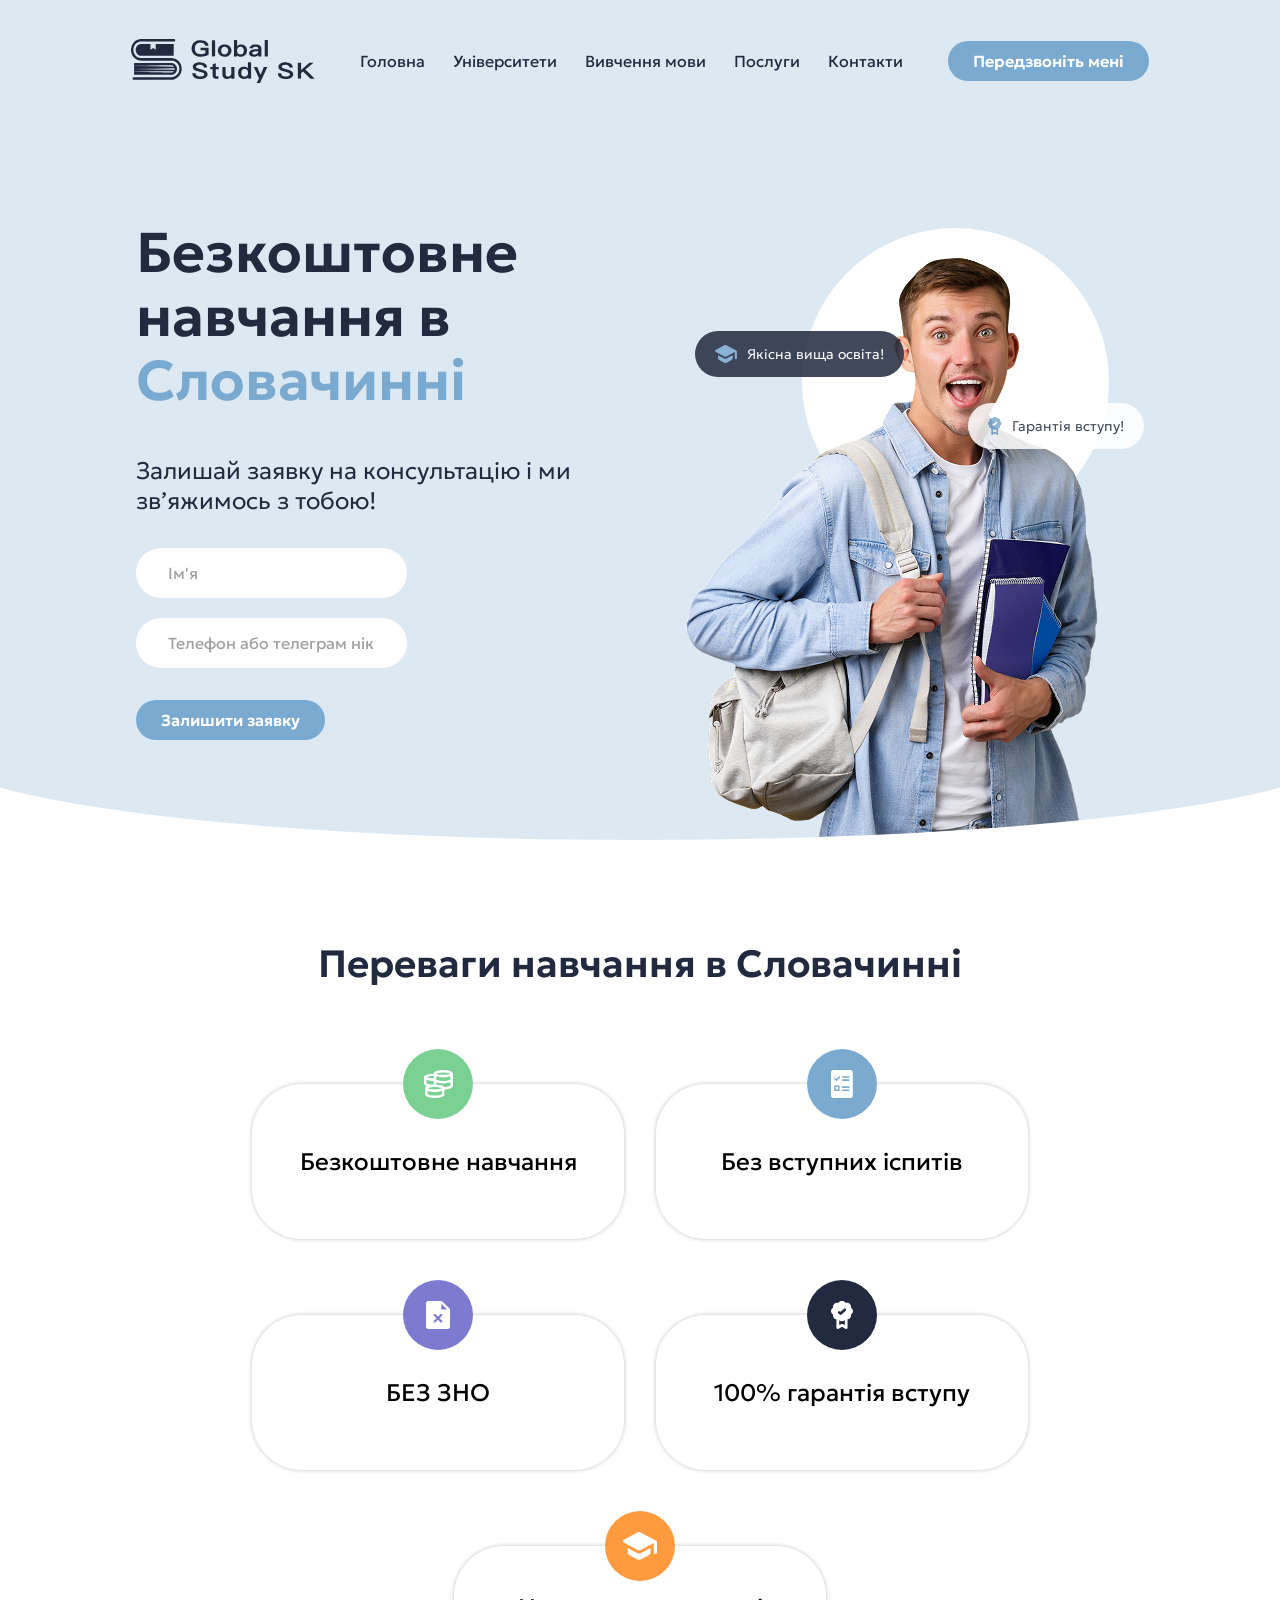
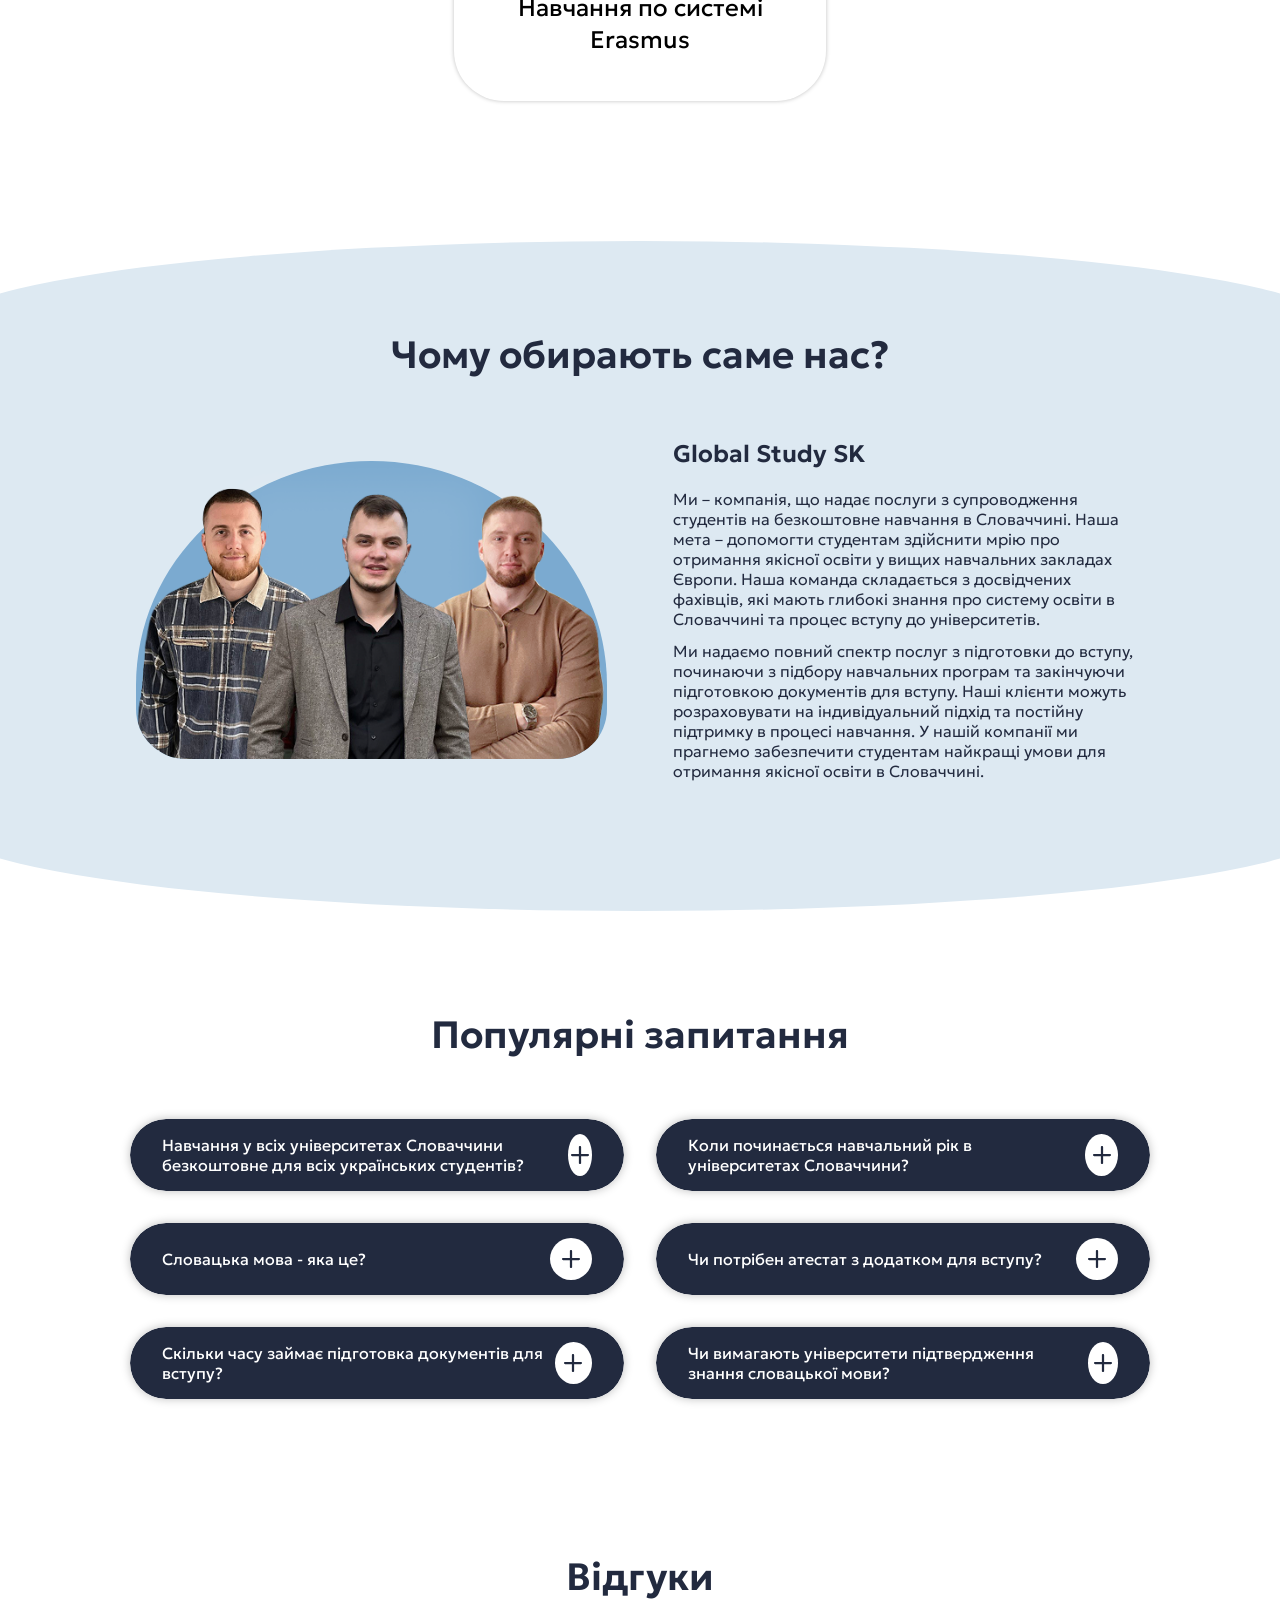
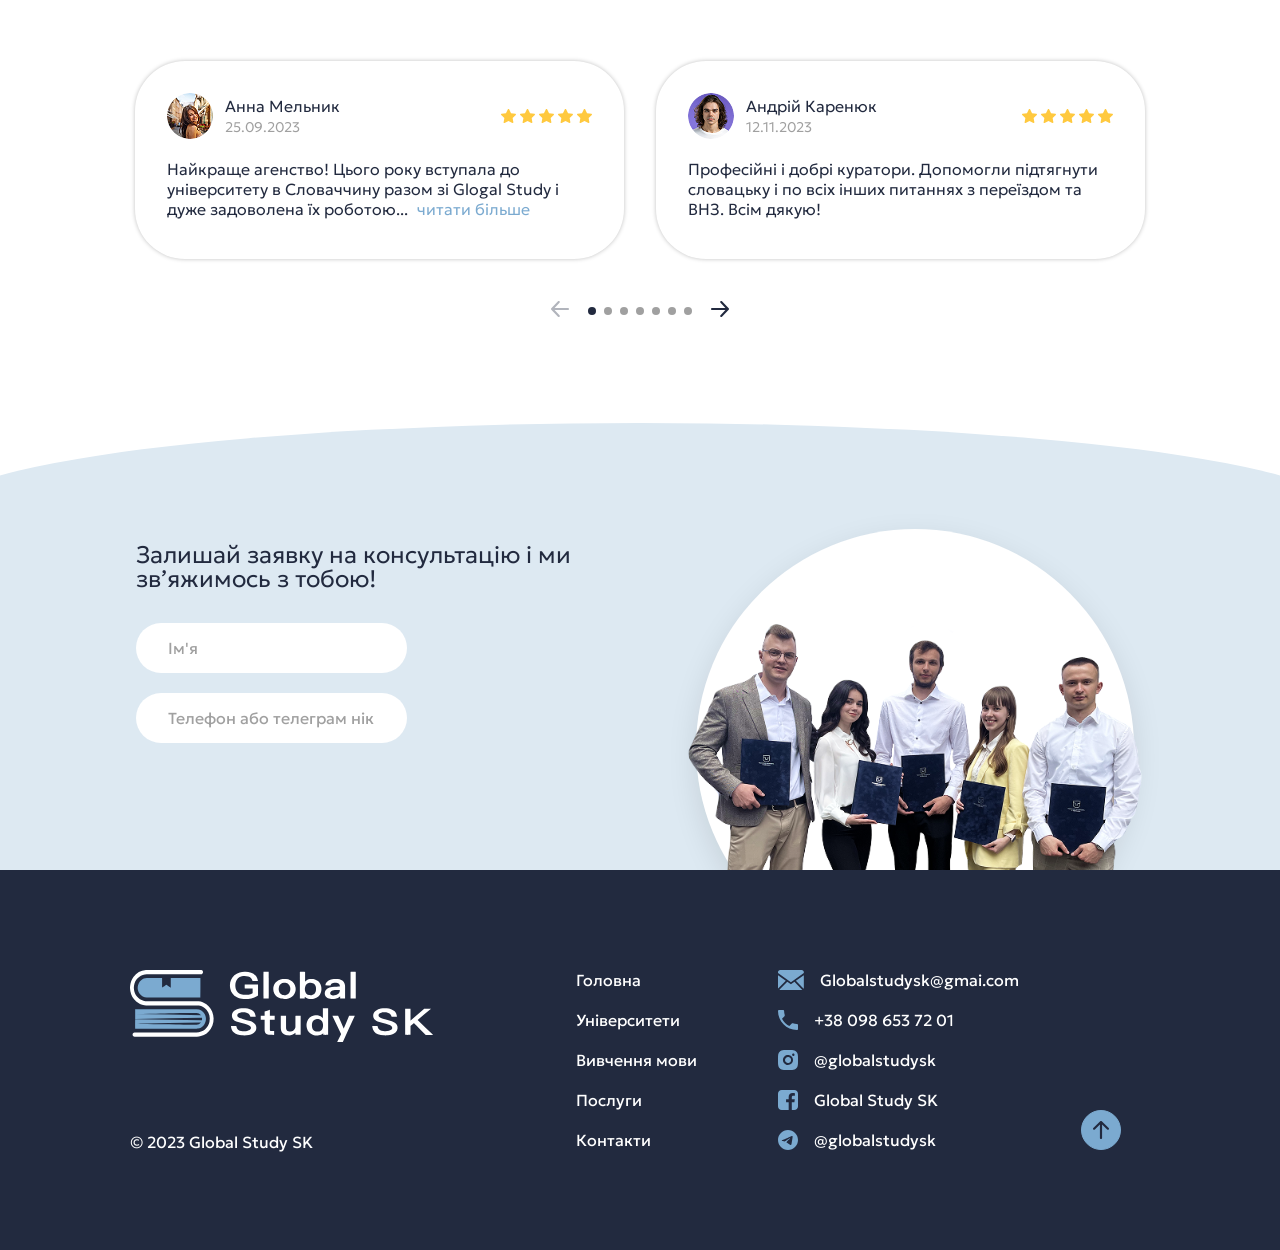
<file: index.html>
<!DOCTYPE html>
<html lang="en">

<head>
    <meta charset="UTF-8">
    <meta name="viewport" content="width=device-width, initial-scale=1.0">

    <!-- css -->
    <link rel="stylesheet" href="/assets/css/swiper-bundle.min.css">
    <link rel="stylesheet" href="/assets/css/aos.css">
    <link rel="stylesheet" href="/assets/css/style.css">
    <!-- fav-icon -->
    <link rel="icon" href="" type="image/x-icon">

</head>

<body>
    <script src="/assets/js/preloader.js"></script>
    <div class="header_component header-home"></div>

    <main class="main__home">
        <div class="hero-section">
            <div class="hero-block">
                <div class="container">
                    <div class="hero-content">
                        <div class="left">
                            <h1>Безкоштовне навчання в <span>Словачинні</span></h1>
                            <div class="hero-info desktop">
                                <p>Залишай заявку на консультацію і ми зв’яжимось з тобою!</p>
                                <form class="hero-form">
                                    <div class="inputs">
                                        <div class="input">
                                            <input type="text" placeholder="Ім'я" required>
                                        </div>
                                        <div class="input">
                                            <input type="text" placeholder="Телефон або телеграм нік" required>
                                        </div>
                                    </div>
                                    <button type="submit" class="btn btn_light thanks-btn">
                                        Залишити заявку
                                    </button>
                                </form>
                            </div>
                        </div>
                        <div class="right">
                            <div class="circle"></div>
                            <img src="/assets/img/hero_photo.png" alt="Фото студента">
                            <div class="badges">
                            <div class="badge dark">
                                <img src="/assets/img/icons/graduation_hat_blue.svg" alt="">
                                Якісна вища освіта!
                            </div>
                            <div class="badge light">
                                <img src="/assets/img/icons/approve_blue.svg" alt="">
                                Гарантія вступу!
                            </div>
                            </div>
                        </div>
                    </div>
                </div>
            </div>
            <div class="container">
                <div class="hero-info mobile">
                    <p>Залишай заявку на консультацію і ми зв’яжимось з тобою!</p>
                    <form class="hero-form">
                        <div class="inputs">
                            <div class="input">
                                <input type="text" placeholder="Ім'я" required>
                            </div>
                            <div class="input">
                                <input type="text" placeholder="Телефон або телеграм нік" required>
                            </div>
                        </div>
                        <button type="submit" class="btn btn_light thanks-btn">
                            Передзвоніть мені
                        </button>
                    </form>
                </div>
            </div>
        </div>
        <div class="advantages-section">
            <div class="container">
                <h2 class="title">Переваги навчання в Словачинні</h2>
                <div class="advantages-list">
                    <div class="advantages-item" data-aos="zoom-in">
                        <div class="advantages-item-icon green">
                            <img src="/assets/img/icons/money.svg" alt="">
                        </div>
                        <p>Безкоштовне навчання</p>
                    </div>
                    <div class="advantages-item" data-aos="zoom-in">
                        <div class="advantages-item-icon blue">
                            <img src="/assets/img/icons/checklist.svg" alt="">
                        </div>
                        <p>Без вступних іспитів</p>
                    </div>
                    <div class="advantages-item" data-aos="zoom-in">
                        <div class="advantages-item-icon purple">
                            <img src="/assets/img/icons/cancel_file.svg" alt="">
                        </div>
                        <p>БЕЗ ЗНО</p>
                    </div>
                    <div class="advantages-item" data-aos="zoom-in">
                        <div class="advantages-item-icon dark">
                            <img src="/assets/img/icons/approve.svg" alt="">
                        </div>
                        <p>100% гарантія вступу</p>
                    </div>
                    <div class="advantages-item" data-aos="zoom-in">
                        <div class="advantages-item-icon orange">
                            <img src="/assets/img/icons/graduation_hat.svg" alt="">
                        </div>
                        <p>Навчання по системі Erasmus</p>
                    </div>
                </div>
            </div>
        </div>
        <section class="info-section" data-aos="fade-up">
            <div class="container">
                <h2 class="title">Чому обирають саме нас?</h2>
                <div class="info-content">
                    <div class="left" data-aos="fade-right">
                        <div class="semicircle"></div>
                        <img src="/assets/img/team_photo2.png" alt="Фото команди">
                    </div>
                    <div class="right" data-aos="fade-left">
                        <h4>Global Study SK</h4>
                        <p>Ми – компанія, що надає послуги з супроводження студентів на безкоштовне навчання в Словаччині. Наша мета – допомогти студентам здійснити мрію про отримання якісної освіти у вищих навчальних закладах Європи. Наша команда складається з досвідчених фахівців, які мають глибокі знання про систему освіти в Словаччині та процес вступу до університетів.</p>
                        <p>Ми надаємо повний спектр послуг з підготовки до вступу, починаючи з підбору навчальних програм та закінчуючи підготовкою документів для вступу. Наші клієнти можуть розраховувати на індивідуальний підхід та постійну підтримку в процесі навчання. У нашій компанії ми прагнемо забезпечити студентам найкращі умови для отримання якісної освіти в Словаччині.</p>
                    </div>
                </div>
            </div>
        </section>
        <section class="faq-section">
            <div class="container">
                <h2 class="title" data-aos="fade-up">Популярні запитання</h2>
                <div class="faq-content">
                    <ul class="faq-list">
                        <li class="accordion faq-item" data-aos="fade-right">
                            <div class="accordion-header faq-item-header">
                                <p>Навчання у всіх університетах Словаччини безкоштовне для всіх українських студентів?</p>
                                <div class="faq-item-btn">
                                    <img src="/assets/img/icons/plus.svg" alt="" class="plus">
                                    <img src="/assets/img/icons/minus.svg" alt="" class="minus">
                                </div>
                            </div>
                            <div class="accordion-content faq-item-content">
                                <p>Підготовка документів для вступу в Словаччину – це комплексний процес, який у окремих випадках може тривати з вересня по жовтень наступного року (більше ніж 1 рік!). Спочатку формується пакет подачі документів в університет, який включає заявку, підтвердження про платіж, структуроване резюме, державну еквіваленцію офіційного переводу виписки оцінок, та деякі інші документи, в залежності вимог обраного факультету. У випадку, якщо університет вимагає додаткові документи – ми їх також підготуємо (мотиваційний лист, портфоліо, медична довідка, переводи, свідоцтва тощо). Другий етап – це нострифікація (визнання) атестату/диплому в Словаччині – Postupai допоможе дотримати терміни та виконає всю роботу замість Вас.</p>
                            </div>
                        </li>

                        <li class="accordion faq-item" data-aos="fade-right">
                            <div class="accordion-header faq-item-header">
                                <p>Коли починається навчальний рік в університетах Словаччини?</p>
                                <div class="faq-item-btn">
                                    <img src="/assets/img/icons/plus.svg" alt="" class="plus">
                                    <img src="/assets/img/icons/minus.svg" alt="" class="minus">
                                </div>
                            </div>
                            <div class="accordion-content faq-item-content">
                                <p>Підготовка документів для вступу в Словаччину – це комплексний процес, який у окремих випадках може тривати з вересня по жовтень наступного року (більше ніж 1 рік!). Спочатку формується пакет подачі документів в університет, який включає заявку, підтвердження про платіж, структуроване резюме, державну еквіваленцію офіційного переводу виписки оцінок, та деякі інші документи, в залежності вимог обраного факультету. У випадку, якщо університет вимагає додаткові документи – ми їх також підготуємо (мотиваційний лист, портфоліо, медична довідка, переводи, свідоцтва тощо). Другий етап – це нострифікація (визнання) атестату/диплому в Словаччині – Postupai допоможе дотримати терміни та виконає всю роботу замість Вас.</p>
                            </div>
                        </li>

                        <li class="accordion faq-item" data-aos="fade-right">
                            <div class="accordion-header faq-item-header">
                                <p>Словацька мова - яка це?</p>
                                <div class="faq-item-btn">
                                    <img src="/assets/img/icons/plus.svg" alt="" class="plus">
                                    <img src="/assets/img/icons/minus.svg" alt="" class="minus">
                                </div>
                            </div>
                            <div class="accordion-content faq-item-content">
                                <p>Підготовка документів для вступу в Словаччину – це комплексний процес, який у окремих випадках може тривати з вересня по жовтень наступного року (більше ніж 1 рік!). Спочатку формується пакет подачі документів в університет, який включає заявку, підтвердження про платіж, структуроване резюме, державну еквіваленцію офіційного переводу виписки оцінок, та деякі інші документи, в залежності вимог обраного факультету. У випадку, якщо університет вимагає додаткові документи – ми їх також підготуємо (мотиваційний лист, портфоліо, медична довідка, переводи, свідоцтва тощо). Другий етап – це нострифікація (визнання) атестату/диплому в Словаччині – Postupai допоможе дотримати терміни та виконає всю роботу замість Вас.</p>
                            </div>
                        </li>

                        <li class="accordion faq-item" data-aos="fade-left">
                            <div class="accordion-header faq-item-header">
                                <p>Чи потрібен атестат з додатком для вступу?</p>
                                <div class="faq-item-btn">
                                    <img src="/assets/img/icons/plus.svg" alt="" class="plus">
                                    <img src="/assets/img/icons/minus.svg" alt="" class="minus">
                                </div>
                            </div>
                            <div class="accordion-content faq-item-content">
                                <p>Підготовка документів для вступу в Словаччину – це комплексний процес, який у окремих випадках може тривати з вересня по жовтень наступного року (більше ніж 1 рік!). Спочатку формується пакет подачі документів в університет, який включає заявку, підтвердження про платіж, структуроване резюме, державну еквіваленцію офіційного переводу виписки оцінок, та деякі інші документи, в залежності вимог обраного факультету. У випадку, якщо університет вимагає додаткові документи – ми їх також підготуємо (мотиваційний лист, портфоліо, медична довідка, переводи, свідоцтва тощо). Другий етап – це нострифікація (визнання) атестату/диплому в Словаччині – Postupai допоможе дотримати терміни та виконає всю роботу замість Вас.</p>
                            </div>
                        </li>

                        <li class="accordion faq-item" data-aos="fade-left">
                            <div class="accordion-header faq-item-header">
                                <p>Скільки часу займає підготовка документів для вступу?</p>
                                <div class="faq-item-btn">
                                    <img src="/assets/img/icons/plus.svg" alt="" class="plus">
                                    <img src="/assets/img/icons/minus.svg" alt="" class="minus">
                                </div>
                            </div>
                            <div class="accordion-content faq-item-content">
                                <p>Підготовка документів для вступу в Словаччину – це комплексний процес, який у окремих випадках може тривати з вересня по жовтень наступного року (більше ніж 1 рік!). Спочатку формується пакет подачі документів в університет, який включає заявку, підтвердження про платіж, структуроване резюме, державну еквіваленцію офіційного переводу виписки оцінок, та деякі інші документи, в залежності вимог обраного факультету. У випадку, якщо університет вимагає додаткові документи – ми їх також підготуємо (мотиваційний лист, портфоліо, медична довідка, переводи, свідоцтва тощо). Другий етап – це нострифікація (визнання) атестату/диплому в Словаччині – Postupai допоможе дотримати терміни та виконає всю роботу замість Вас.</p>
                            </div>
                        </li>

                        <li class="accordion faq-item" data-aos="fade-left">
                            <div class="accordion-header faq-item-header">
                                <p>Чи вимагають університети підтвердження знання словацької мови?</p>
                                <div class="faq-item-btn">
                                    <img src="/assets/img/icons/plus.svg" alt="" class="plus">
                                    <img src="/assets/img/icons/minus.svg" alt="" class="minus">
                                </div>
                            </div>
                            <div class="accordion-content faq-item-content">
                                <p>Підготовка документів для вступу в Словаччину – це комплексний процес, який у окремих випадках може тривати з вересня по жовтень наступного року (більше ніж 1 рік!). Спочатку формується пакет подачі документів в університет, який включає заявку, підтвердження про платіж, структуроване резюме, державну еквіваленцію офіційного переводу виписки оцінок, та деякі інші документи, в залежності вимог обраного факультету. У випадку, якщо університет вимагає додаткові документи – ми їх також підготуємо (мотиваційний лист, портфоліо, медична довідка, переводи, свідоцтва тощо). Другий етап – це нострифікація (визнання) атестату/диплому в Словаччині – Postupai допоможе дотримати терміни та виконає всю роботу замість Вас.</p>
                            </div>
                        </li>
                    </ul>
                </div>
            </div>
        </section>
        <section class="reviews-section">
            <div class="container">
                <h2 class="title" data-aos="fade-up">Відгуки</h2>
                <div class="swiper">
                    <div class="swiper-wrapper" data-aos="zoom-out-up">
                        <div class="swiper-slide">
                            <div class="review-card">
                                <div class="review-card-top">
                                    <div class="review-card-photo">
                                        <img src="/assets/img/user_photo1.png" alt="Фото користувача">
                                    </div>
                                    <div class="review-card-user">
                                        <p>Анна Мельник</p>
                                        <p>25.09.2023</p>
                                    </div>
                                    <div class="review-card-stars">
                                        <img src="/assets/img/icons/star_yellow.svg" alt="">
                                        <img src="/assets/img/icons/star_yellow.svg" alt="">
                                        <img src="/assets/img/icons/star_yellow.svg" alt="">
                                        <img src="/assets/img/icons/star_yellow.svg" alt="">
                                        <img src="/assets/img/icons/star_yellow.svg" alt="">
                                    </div>
                                </div>
                                <p class="review-card-text">
                                    <span>Найкраще агенство! Цього року вступала до університету в Словаччину разом зі Glogal Study і дуже задоволена їх роботою. Найкраще агенство! Цього року вступала до університету в Словаччину разом зі Glogal Study і дуже задоволена їх роботою.</span>
                                    <button class="review-card-btn">читати більше</button>
                                </p>
                            </div>
                        </div>
                        <div class="swiper-slide">
                            <div class="review-card">
                                <div class="review-card-top">
                                    <div class="review-card-photo">
                                        <img src="/assets/img/user_photo2.png" alt="Фото користувача">
                                    </div>
                                    <div class="review-card-user">
                                        <p>Андрій Каренюк</p>
                                        <p>12.11.2023</p>
                                    </div>
                                    <div class="review-card-stars">
                                        <img src="/assets/img/icons/star_yellow.svg" alt="">
                                        <img src="/assets/img/icons/star_yellow.svg" alt="">
                                        <img src="/assets/img/icons/star_yellow.svg" alt="">
                                        <img src="/assets/img/icons/star_yellow.svg" alt="">
                                        <img src="/assets/img/icons/star_yellow.svg" alt="">
                                    </div>
                                </div>
                                <p class="review-card-text">
                                    <span>Професійні і добрі куратори. Допомогли підтягнути словацьку і по всіх інших питаннях з переїздом та ВНЗ. Всім дякую!</span>
                                    <button class="review-card-btn">читати більше</button>
                                </p>
                            </div>
                        </div>
                        <div class="swiper-slide">
                            <div class="review-card">
                                <div class="review-card-top">
                                    <div class="review-card-photo">
                                        <img src="/assets/img/user_photo1.png" alt="Фото користувача">
                                    </div>
                                    <div class="review-card-user">
                                        <p>Анна Мельник</p>
                                        <p>25.09.2023</p>
                                    </div>
                                    <div class="review-card-stars">
                                        <img src="/assets/img/icons/star_yellow.svg" alt="">
                                        <img src="/assets/img/icons/star_yellow.svg" alt="">
                                        <img src="/assets/img/icons/star_yellow.svg" alt="">
                                        <img src="/assets/img/icons/star_yellow.svg" alt="">
                                        <img src="/assets/img/icons/star_yellow.svg" alt="">
                                    </div>
                                </div>
                                <p class="review-card-text">
                                    <span>Найкраще агенство! Цього року вступала до університету в Словаччину разом зі Glogal Study і дуже задоволена їх роботою. Найкраще агенство! Цього року вступала до університету в Словаччину разом зі Glogal Study і дуже задоволена їх роботою.</span>
                                    <button class="review-card-btn">читати більше</button>
                                </p>
                            </div>
                        </div>
                        <div class="swiper-slide">
                            <div class="review-card">
                                <div class="review-card-top">
                                    <div class="review-card-photo">
                                        <img src="/assets/img/user_photo2.png" alt="Фото користувача">
                                    </div>
                                    <div class="review-card-user">
                                        <p>Андрій Каренюк</p>
                                        <p>12.11.2023</p>
                                    </div>
                                    <div class="review-card-stars">
                                        <img src="/assets/img/icons/star_yellow.svg" alt="">
                                        <img src="/assets/img/icons/star_yellow.svg" alt="">
                                        <img src="/assets/img/icons/star_yellow.svg" alt="">
                                        <img src="/assets/img/icons/star_yellow.svg" alt="">
                                        <img src="/assets/img/icons/star_yellow.svg" alt="">
                                    </div>
                                </div>
                                <p class="review-card-text">
                                    <span>Професійні і добрі куратори. Допомогли підтягнути словацьку і по всіх інших питаннях з переїздом та ВНЗ. Всім дякую!</span>
                                    <button class="review-card-btn">читати більше</button>
                                </p>
                            </div>
                        </div>
                        <div class="swiper-slide">
                            <div class="review-card">
                                <div class="review-card-top">
                                    <div class="review-card-photo">
                                        <img src="/assets/img/user_photo1.png" alt="Фото користувача">
                                    </div>
                                    <div class="review-card-user">
                                        <p>Анна Мельник</p>
                                        <p>25.09.2023</p>
                                    </div>
                                    <div class="review-card-stars">
                                        <img src="/assets/img/icons/star_yellow.svg" alt="">
                                        <img src="/assets/img/icons/star_yellow.svg" alt="">
                                        <img src="/assets/img/icons/star_yellow.svg" alt="">
                                        <img src="/assets/img/icons/star_yellow.svg" alt="">
                                        <img src="/assets/img/icons/star_yellow.svg" alt="">
                                    </div>
                                </div>
                                <p class="review-card-text">
                                    <span>Найкраще агенство! Цього року вступала до університету в Словаччину разом зі Glogal Study і дуже задоволена їх роботою. Найкраще агенство! Цього року вступала до університету в Словаччину разом зі Glogal Study і дуже задоволена їх роботою.</span>
                                    <button class="review-card-btn">читати більше</button>
                                </p>
                            </div>
                        </div>
                        <div class="swiper-slide">
                            <div class="review-card">
                                <div class="review-card-top">
                                    <div class="review-card-photo">
                                        <img src="/assets/img/user_photo2.png" alt="Фото користувача">
                                    </div>
                                    <div class="review-card-user">
                                        <p>Андрій Каренюк</p>
                                        <p>12.11.2023</p>
                                    </div>
                                    <div class="review-card-stars">
                                        <img src="/assets/img/icons/star_yellow.svg" alt="">
                                        <img src="/assets/img/icons/star_yellow.svg" alt="">
                                        <img src="/assets/img/icons/star_yellow.svg" alt="">
                                        <img src="/assets/img/icons/star_yellow.svg" alt="">
                                        <img src="/assets/img/icons/star_yellow.svg" alt="">
                                    </div>
                                </div>
                                <p class="review-card-text">
                                    <span>Професійні і добрі куратори. Допомогли підтягнути словацьку і по всіх інших питаннях з переїздом та ВНЗ. Всім дякую!</span>
                                    <button class="review-card-btn">читати більше</button>
                                </p>
                            </div>
                        </div>
                        <div class="swiper-slide">
                            <div class="review-card">
                                <div class="review-card-top">
                                    <div class="review-card-photo">
                                        <img src="/assets/img/user_photo1.png" alt="Фото користувача">
                                    </div>
                                    <div class="review-card-user">
                                        <p>Анна Мельник</p>
                                        <p>25.09.2023</p>
                                    </div>
                                    <div class="review-card-stars">
                                        <img src="/assets/img/icons/star_yellow.svg" alt="">
                                        <img src="/assets/img/icons/star_yellow.svg" alt="">
                                        <img src="/assets/img/icons/star_yellow.svg" alt="">
                                        <img src="/assets/img/icons/star_yellow.svg" alt="">
                                        <img src="/assets/img/icons/star_yellow.svg" alt="">
                                    </div>
                                </div>
                                <p class="review-card-text">
                                    <span>Найкраще агенство! Цього року вступала до університету в Словаччину разом зі Glogal Study і дуже задоволена їх роботою. Найкраще агенство! Цього року вступала до університету в Словаччину разом зі Glogal Study і дуже задоволена їх роботою.</span>
                                    <button class="review-card-btn">читати більше</button>
                                </p>
                            </div>
                        </div>
                        <div class="swiper-slide">
                            <div class="review-card">
                                <div class="review-card-top">
                                    <div class="review-card-photo">
                                        <img src="/assets/img/user_photo2.png" alt="Фото користувача">
                                    </div>
                                    <div class="review-card-user">
                                        <p>Андрій Каренюк</p>
                                        <p>12.11.2023</p>
                                    </div>
                                    <div class="review-card-stars">
                                        <img src="/assets/img/icons/star_yellow.svg" alt="">
                                        <img src="/assets/img/icons/star_yellow.svg" alt="">
                                        <img src="/assets/img/icons/star_yellow.svg" alt="">
                                        <img src="/assets/img/icons/star_yellow.svg" alt="">
                                        <img src="/assets/img/icons/star_yellow.svg" alt="">
                                    </div>
                                </div>
                                <p class="review-card-text">
                                    <span>Професійні і добрі куратори. Допомогли підтягнути словацьку і по всіх інших питаннях з переїздом та ВНЗ. Всім дякую!</span>
                                    <button class="review-card-btn">читати більше</button>
                                </p>
                            </div>
                        </div>
                    </div>
                    <div class="swiper-navigation" data-aos="fade-up">
                        <div class="swiper-button-prev">
                            <img src="/assets/img/icons/arrow.svg" alt="">
                        </div>
                        <div class="swiper-pagination"></div>
                        <div class="swiper-button-next">
                            <img src="/assets/img/icons/arrow.svg" alt="">
                        </div>
                    </div>
                </div>
            </div>
        </section>
        <section class="cta-section" data-aos="fade-up">
            <div class="container">
                <div class="cta-content">
                    <div class="cta-info" data-aos="fade-right">
                        <h2>Залишай заявку на консультацію і ми зв’яжимось з тобою!</h2>
                    
                        <form class="cta-form">
                            <div class="inputs">
                                <div class="input">
                                    <input type="text" placeholder="Ім'я" required>
                                </div>
                                <div class="input">
                                    <input type="text" placeholder="Телефон або телеграм нік" required>
                                </div>
                            </div>
                            <button type="submit" class="btn btn_light thanks-btn">
                                Залишити заявку
                            </button>
                        </form>
                    </div>
                
                    <div class="cta-image-wrapper" data-aos="fade-left">
                        <div class="circle"></div>
                        <img src="/assets/img/team-photo.png" alt="Команда">
                    </div>
                </div>
            </div>
        </section>
        <div id="thanks-popup">
            <img src="/assets/img/icons/check.svg" alt="">
            <h2>Дякуємо!</h2>
            <p>Ваша заявка успішно відправлена.</p>
        </div>

    </main>

    <div class="footer_component"></div>

    <script src="/assets/js/header.js"></script>
    <script src="/assets/js/footer.js"></script>
    <script src="/assets/js/swiper-bundle.min.js"></script>
    <script src="/assets/js/script.js"></script>
    <script src="/assets/js/accordione.js"></script>
    <script src="/assets/js/swiper.js"></script>
    <script src="/assets/js/review.js"></script>
    <script src="/assets/js/thanks.js"></script>
    <script src="/assets/js/aos.js"></script>

</body>

</html>
</file>
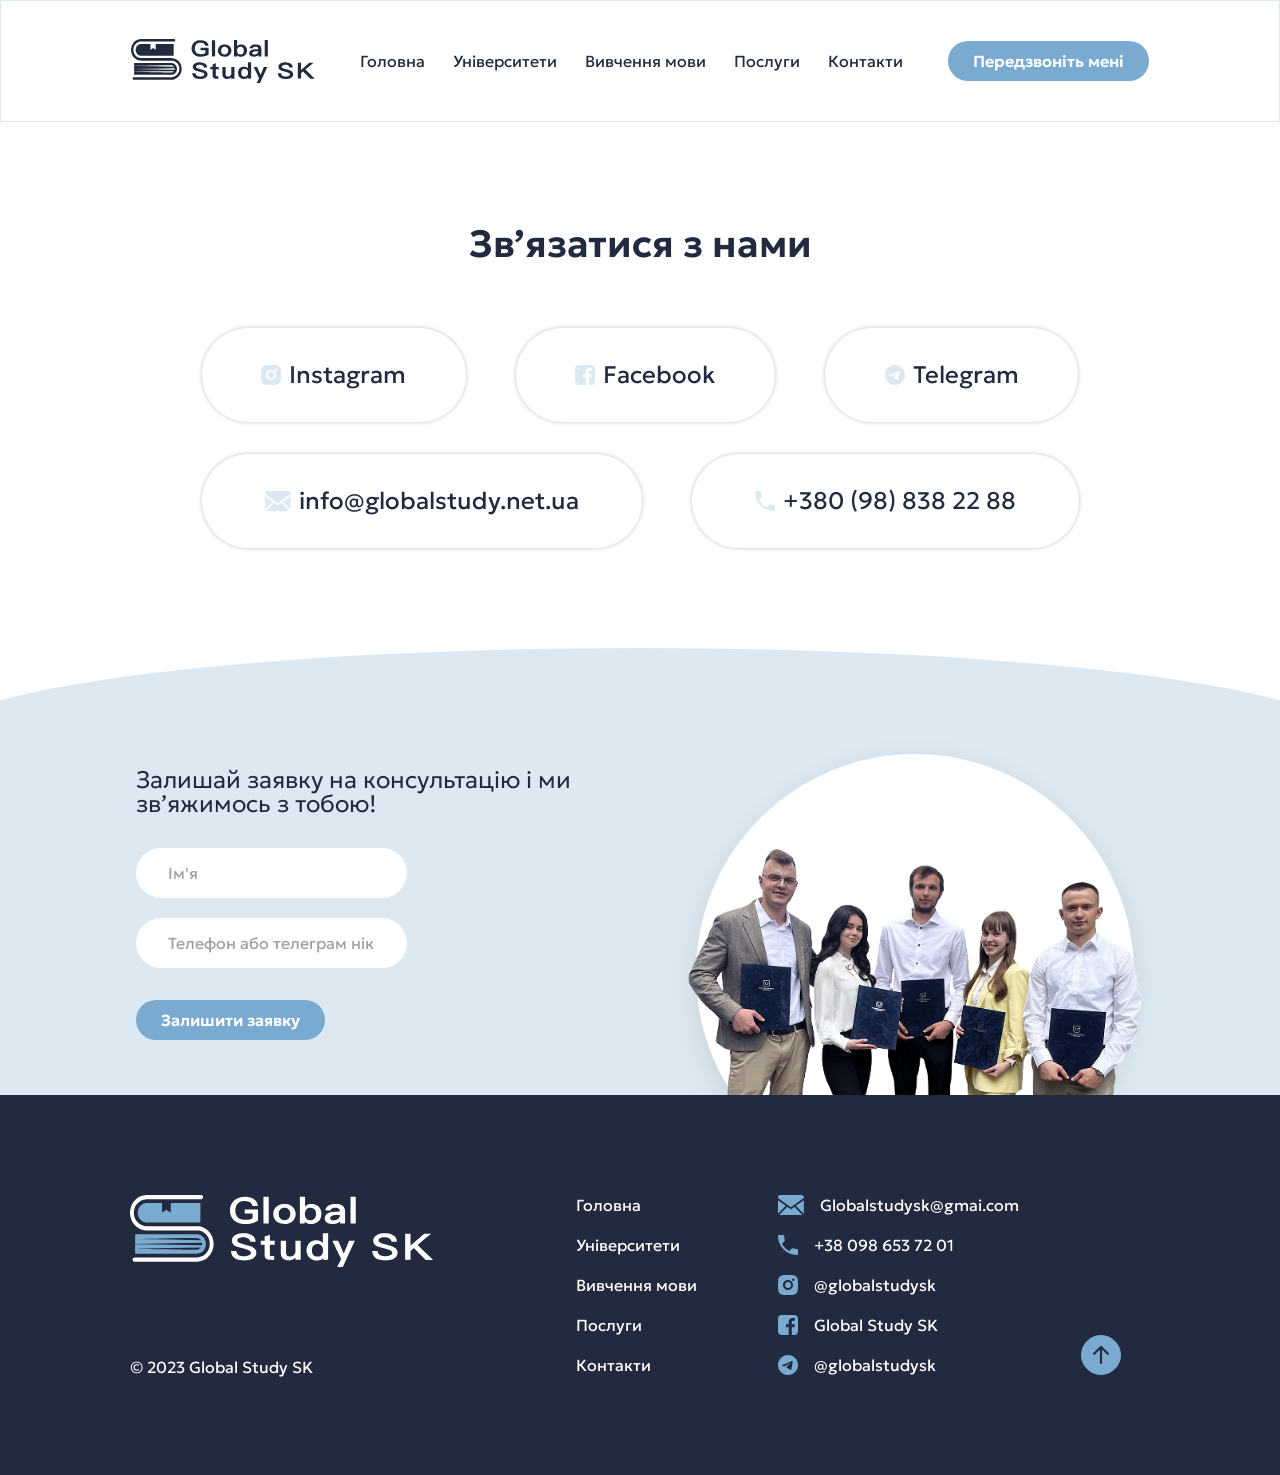
<file: contact.html>
<!DOCTYPE html>
<html lang="en">

<head>
    <meta charset="UTF-8">
    <meta name="viewport" content="width=device-width, initial-scale=1.0">

    <!-- css -->
    <link rel="stylesheet" href="/assets/css/swiper-bundle.min.css">
    <link rel="stylesheet" href="/assets/css/aos.css">
    <link rel="stylesheet" href="/assets/css/style.css">
    <!-- fav-icon -->
    <link rel="icon" href="" type="image/x-icon">

</head>

<body>
    <script src="/assets/js/preloader.js"></script>
    <div class="header_component"></div>

    <main>
        <section class="contacts-section">
            <div class="container">
                <h1>Зв’язатися з нами</h1>
                <ul class="contacts-list">
                    <li data-aos="zoom-in">
                        <a href="https://instagram.com/globalstudysk" target="_blank" class="contacts-list-item">
                            <img src="/assets/img/icons/instagram_light.svg" alt="">
                            Instagram
                        </a>
                    </li>
                    <li data-aos="zoom-in">
                        <a href="https://facebook.com/GlobalStudySk" target="_blank" class="contacts-list-item">
                            <img src="/assets/img/icons/facebook_light.svg" alt="">
                            Facebook
                        </a>
                    </li>
                    <li data-aos="zoom-in">
                        <a href="https://t.me/globalstudysk" target="_blank" class="contacts-list-item">
                            <img src="/assets/img/icons/telegram_light.svg" alt="">
                            Telegram
                        </a>
                    </li>
                    <li data-aos="zoom-in">
                        <a href="mailto:info@globalstudy.net.ua" class="contacts-list-item">
                            <img src="/assets/img/icons/email_light.svg" alt="">
                            info@globalstudy.net.ua
                        </a>
                    </li>
                    <li data-aos="zoom-in">
                        <a href="tel:+380988382288" class="contacts-list-item">
                            <img src="/assets/img/icons/tel_light.svg" alt="">
                            +380 (98) 838 22 88
                        </a>
                    </li>
                </ul>
            </div>
        </section>
        <section class="cta-section" data-aos="fade-up">
            <div class="container">
                <div class="cta-content">
                    <div class="cta-info" data-aos="fade-right">
                        <h2>Залишай заявку на консультацію і ми зв’яжимось з тобою!</h2>
                    
                        <form class="cta-form">
                            <div class="inputs">
                                <div class="input">
                                    <input type="text" placeholder="Ім'я" required>
                                </div>
                                <div class="input">
                                    <input type="text" placeholder="Телефон або телеграм нік" required>
                                </div>
                            </div>
                            <button type="submit" class="btn btn_light thanks-btn">
                                Залишити заявку
                            </button>
                        </form>
                    </div>
                
                    <div class="cta-image-wrapper" data-aos="fade-left">
                        <div class="circle"></div>
                        <img src="/assets/img/team-photo.png" alt="Команда">
                    </div>
                </div>
            </div>
        </section>
        <div id="thanks-popup">
            <h2>Дякуємо!</h2>
            <p>Ваша заявка успішно відправлена.</p>
        </div>
    </main>

    <div class="footer_component"></div>

    <script src="/assets/js/header.js"></script>
    <script src="/assets/js/footer.js"></script>
    <script src="/assets/js/script.js"></script>
    <script src="/assets/js/aos.js"></script>
    <script src="/assets/js/thanks.js"></script>

</body>

</html>
</file>
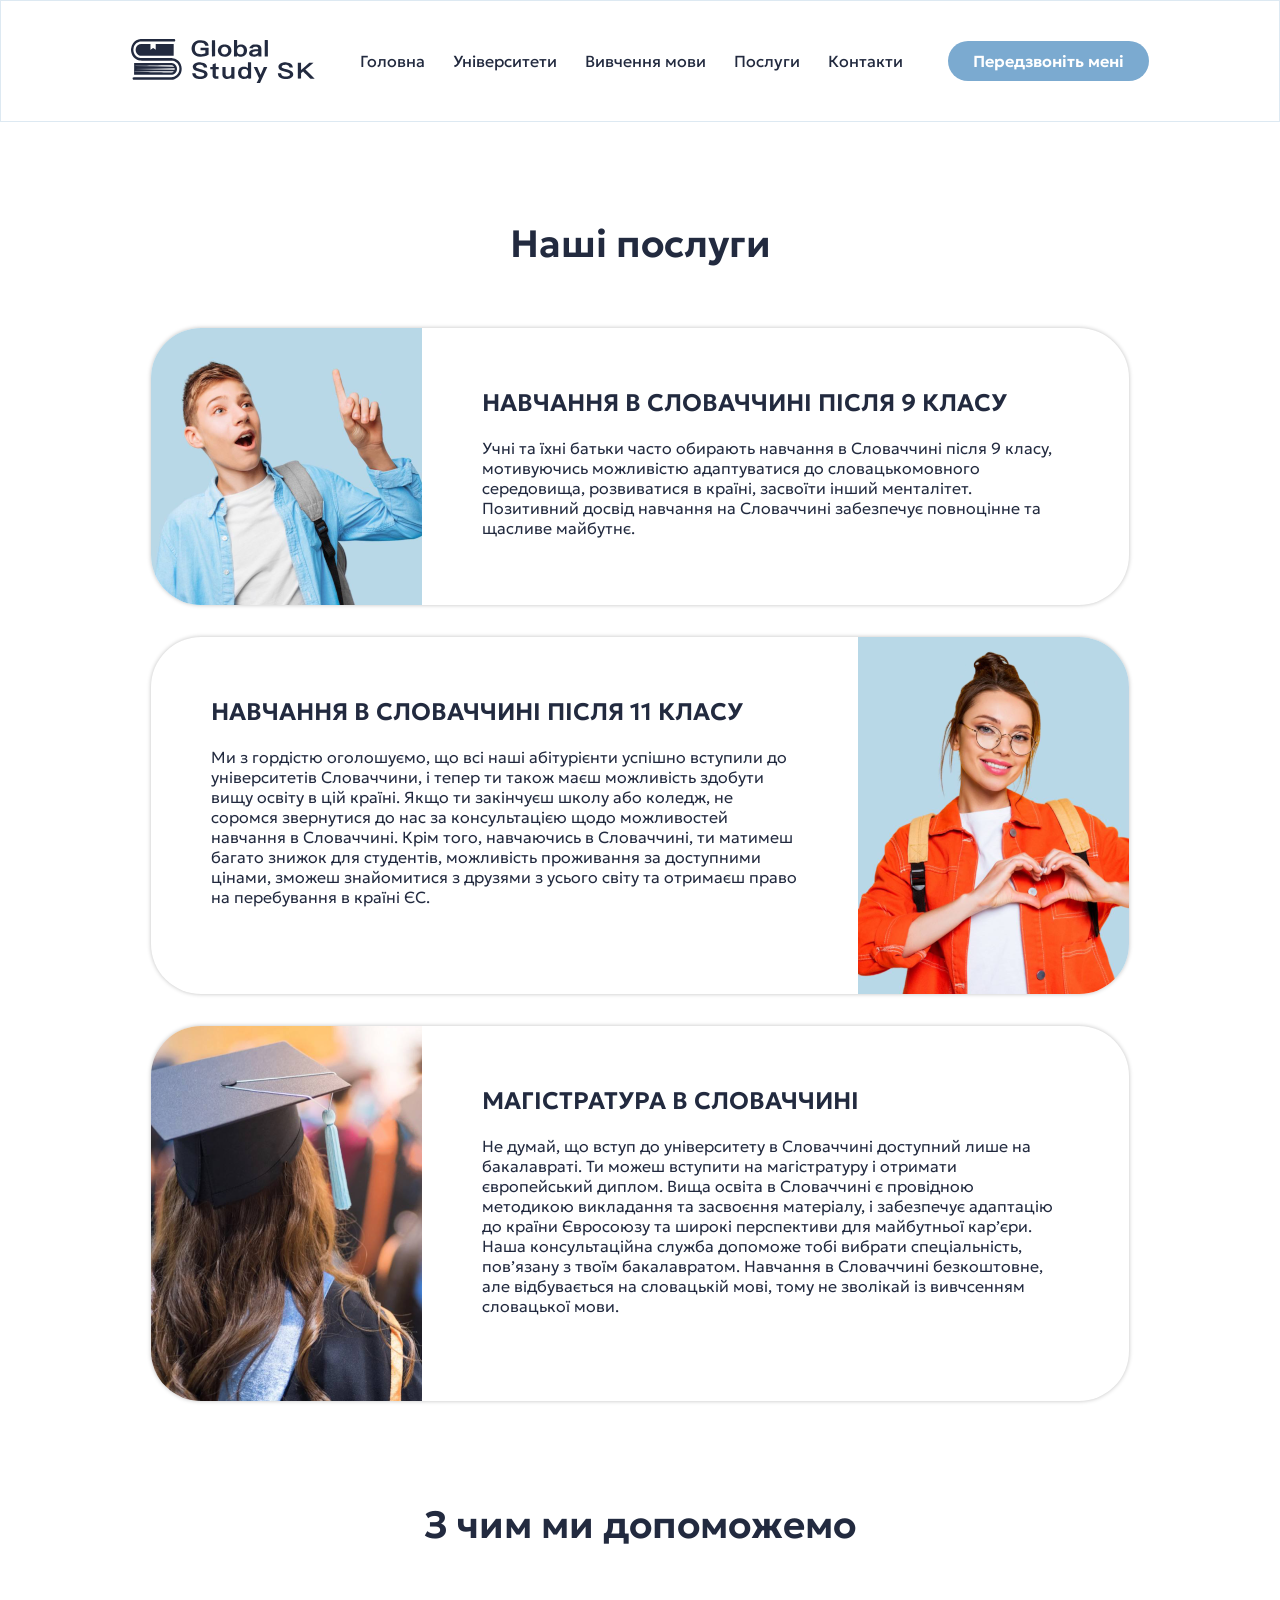
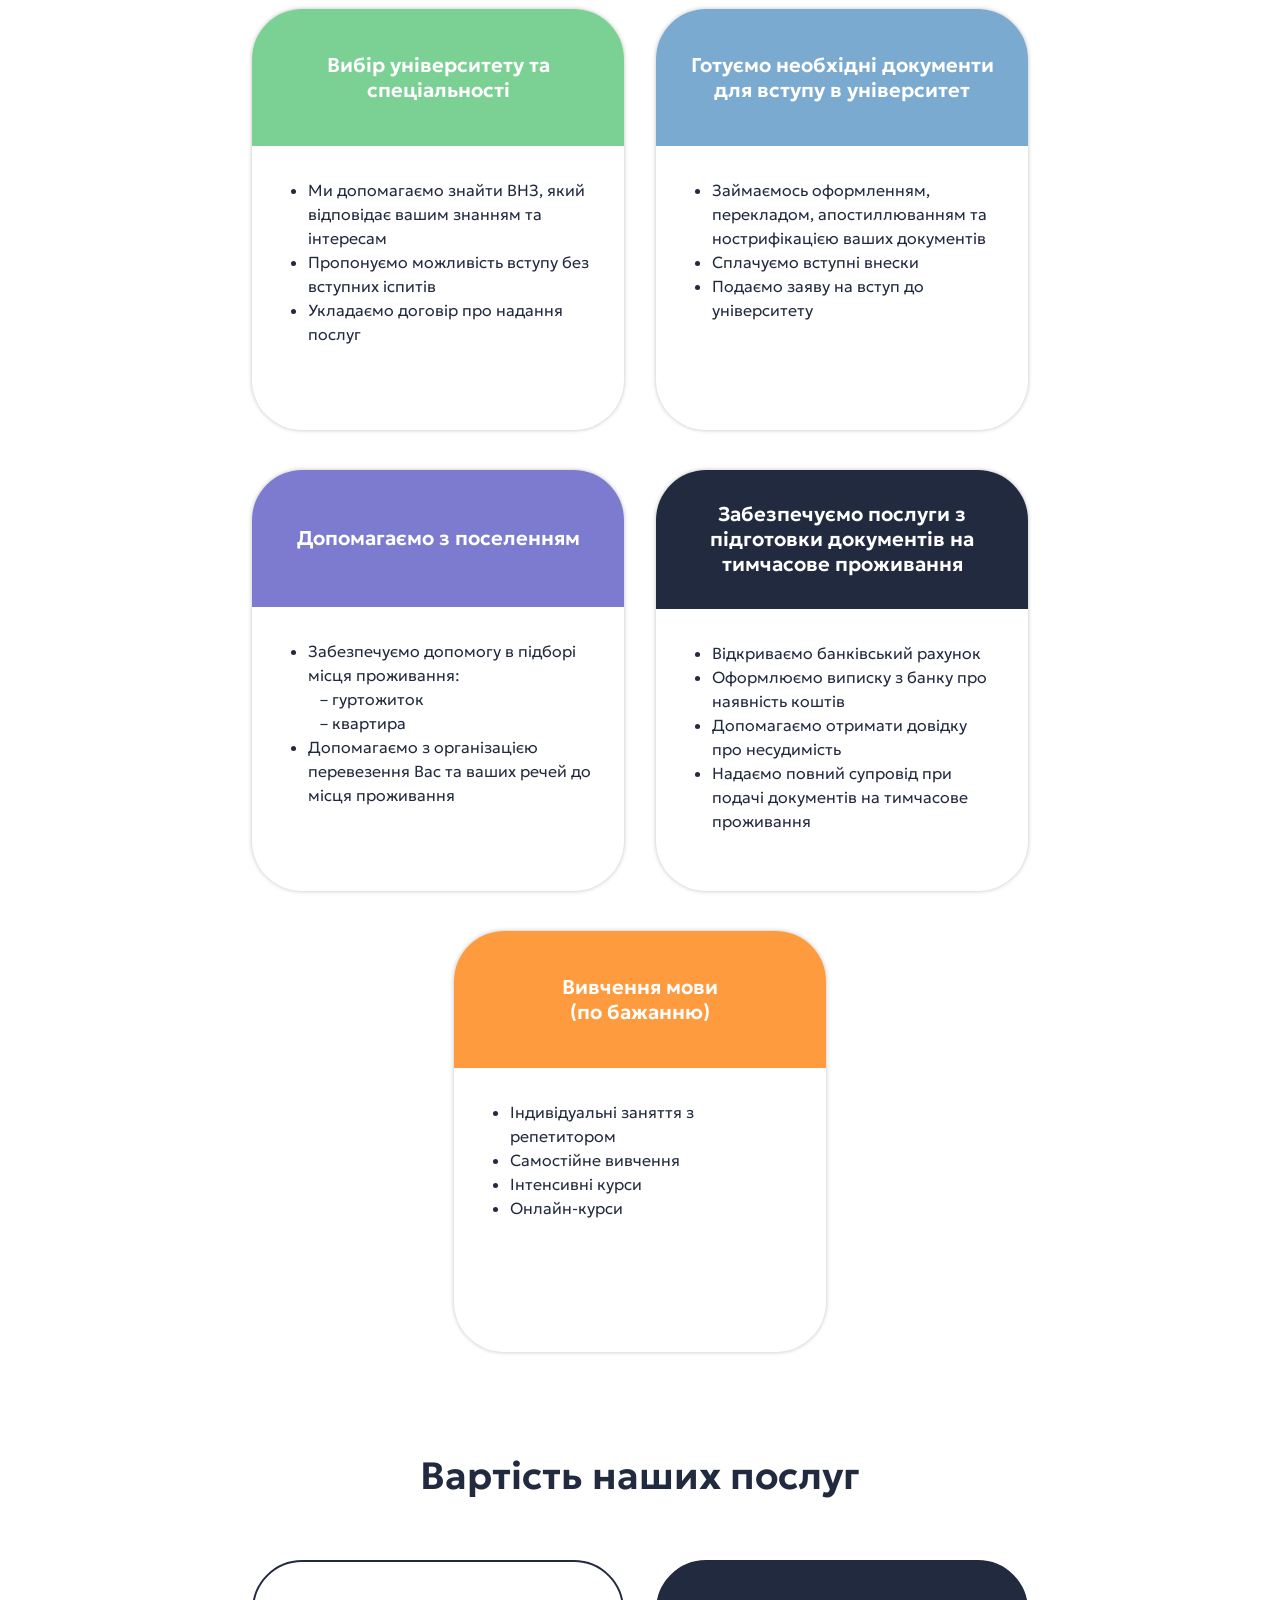
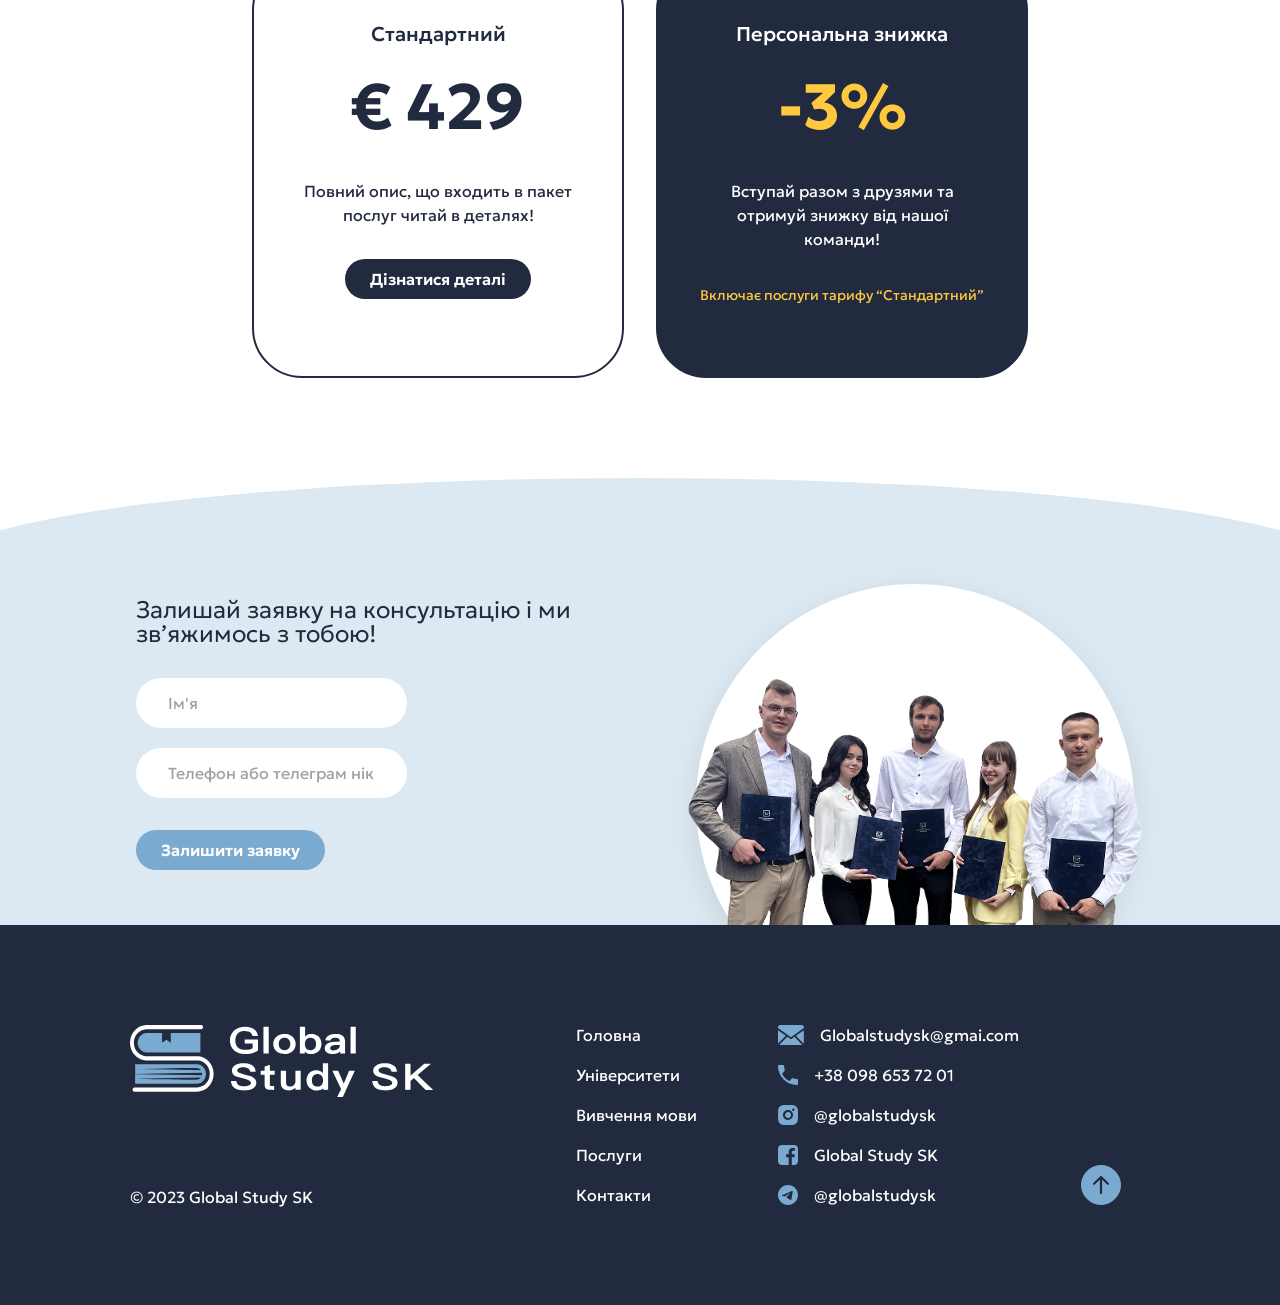
<file: service.html>
<!DOCTYPE html>
<html lang="en">

<head>
    <meta charset="UTF-8">
    <meta name="viewport" content="width=device-width, initial-scale=1.0">

    <!-- css -->
    <link rel="stylesheet" href="/assets/css/aos.css">
    <link rel="stylesheet" href="/assets/css/style.css">
    <!-- fav-icon -->
    <link rel="icon" href="" type="image/x-icon">

</head>

<body>
    <script src="/assets/js/preloader.js"></script>
    <div class="header_component"></div>

    <main>
        <section class="services-section">
            <div class="container">
                <h2 class="title">Наші послуги</h2>
                <div class="services">
                    <div class="services-item" data-aos="fade-right">
                        <div class="left">
                            <div class="services-item-photo">
                                <img src="/assets/img/boy_student_photo.png" alt="Фото хлопця-старшокласника">
                            </div>
                        </div>
                        <div class="right">
                            <div class="services-item-info">
                                <h3>НАВЧАННЯ В СЛОВАЧЧИНІ ПІСЛЯ 9 КЛАСУ</h3>
                                <p>Учні та їхні батьки часто обирають навчання в Словаччині після 9 класу, мотивуючись можливістю адаптуватися до словацькомовного середовища, розвиватися в країні, засвоїти інший менталітет. Позитивний досвід навчання на Словаччині забезпечує повноцінне та щасливе майбутнє.</p>
                            </div>
                        </div>
                    </div>
                    <div class="services-item reverse" data-aos="fade-left">
                        <div class="left">
                            <div class="services-item-photo">
                                <img src="/assets/img/girl_student_photo.png" alt="Фото випускниці школи">
                            </div>
                        </div>
                        <div class="right">
                            <div class="services-item-info">
                                <h3>НАВЧАННЯ В СЛОВАЧЧИНІ ПІСЛЯ 11 КЛАСУ</h3>
                                <p>Ми з гордістю оголошуємо, що всі наші абітурієнти успішно вступили до університетів Словаччини, і тепер ти також маєш можливість здобути вищу освіту в цій країні. Якщо ти закінчуєш школу або коледж, не соромся звернутися до нас за консультацією щодо можливостей навчання в Словаччині. Крім того, навчаючись в Словаччині, ти матимеш багато знижок для студентів, можливість проживання за доступними цінами, зможеш знайомитися з друзями з усього світу та отримаєш право на перебування в країні ЄС.</p>
                            </div>
                        </div>
                    </div>
                    <div class="services-item" data-aos="fade-right">
                        <div class="left">
                            <div class="services-item-photo">
                                <img src="/assets/img/student_photo.png" alt="Фото випускниці університету у мантії та капелюсі">
                            </div>
                        </div>
                        <div class="right">
                            <div class="services-item-info">
                                <h3>МАГІСТРАТУРА В СЛОВАЧЧИНІ</h3>
                                <p>Не думай, що вступ до університету в Словаччині доступний лише на бакалавраті. Ти можеш вступити на магістратуру і отримати європейський диплом. Вища освіта в Словаччині є провідною методикою викладання та засвоєння матеріалу, і забезпечує адаптацію до країни Євросоюзу та широкі перспективи для майбутньої кар’єри. Наша консультаційна служба допоможе тобі вибрати спеціальність, пов’язану з твоїм бакалавратом. Навчання в Словаччині безкоштовне, але відбувається на словацькій мові, тому не зволікай із вивчсенням словацької мови.</p>
                            </div>
                        </div>
                    </div>
                </div>
            </div>
        </section>
        <section class="help-section">
            <div class="container">
                <h2 class="title" data-aos="fade-up">З чим ми допоможемо</h2>
                <div class="help-list">
                    <div class="help-item" data-aos="zoom-in">
                        <div class="help-item-top green">
                            <h4>Вибір університету та спеціальності</h4>
                        </div>
                        <div class="help-item-info">
                            <ul>
                                <li>Ми допомагаємо знайти ВНЗ, який відповідає вашим знанням та інтересам</li>
                                <li>Пропонуємо можливість вступу без вступних іспитів</li>
                                <li>Укладаємо договір про надання послуг</li>
                            </ul>
                        </div>
                    </div>
                    <div class="help-item" data-aos="zoom-in">
                        <div class="help-item-top blue">
                            <h4>Готуємо необхідні документи для вступу в університет</h4>
                        </div>
                        <div class="help-item-info">
                            <ul>
                                <li>Займаємось оформленням, перекладом, апостиллюванням та нострифікацією ваших документів</li>
                                <li>Сплачуємо вступні внески</li>
                                <li>Подаємо заяву на вступ до університету</li>
                            </ul>
                        </div>
                    </div>
                    <div class="help-item" data-aos="zoom-in">
                        <div class="help-item-top purple">
                            <h4>Допомагаємо з поселенням</h4>
                        </div>
                        <div class="help-item-info">
                            <ul>
                                <li>Забезпечуємо допомогу в підборі місця проживання:
                                    <ul>
                                        <li>гуртожиток</li>
                                        <li>квартира</li>
                                    </ul>
                                </li>
                                <li>Допомагаємо з організацією перевезення Вас та ваших речей до місця проживання</li>
                            </ul>
                        </div>
                    </div>
                    <div class="help-item" data-aos="zoom-in">
                        <div class="help-item-top dark">
                            <h4>Забезпечуємо послуги з підготовки документів на тимчасове проживання</h4>
                        </div>
                        <div class="help-item-info">
                            <ul>
                                <li>Відкриваємо банківський рахунок</li>
                                <li>Оформлюємо виписку з банку про наявність коштів</li>
                                <li>Допомагаємо отримати довідку про несудимість</li>
                                <li>Надаємо повний супровід при подачі документів на тимчасове проживання</li>
                            </ul>
                        </div>
                    </div>
                    <div class="help-item" data-aos="zoom-in">
                        <div class="help-item-top orange">
                            <h4>Вивчення мови<br>(по бажанню)</h4>
                        </div>
                        <div class="help-item-info">
                            <ul>
                                <li>Індивідуальні заняття з репетитором</li>
                                <li>Самостійне вивчення</li>
                                <li>Інтенсивні курси</li>
                                <li>Онлайн-курси</li>
                            </ul>
                        </div>
                    </div>
                </div>
            </div>
        </section>
        <section class="price-section">
            <div class="container">
                <h2 class="title" data-aos="fade-up">Вартість наших послуг</h2>
                <div class="price-content">
                    <div class="price-block light" data-aos="zoom-in-right">
                        <p class="price-block-label">Стандартний</p>
                        <p class="price-block-price">€ <span class="counter" data-target="1290" data-duration="2000">1290</span></p>
                        <p class="price-block-text">Повний опис, що входить в пакет послуг читай в деталях!</p>
                        <button class="btn btn_dark" id="popup-btn">Дізнатися деталі</button>
                    </div>
                    <div class="price-block dark" data-aos="zoom-in-left">
                        <p class="price-block-label">Персональна знижка</p>
                        <p class="price-block-price counter"  data-target="-7%" data-duration="2000">-7<span>%</span></p>
                        <p class="price-block-text">Вступай разом з друзями та<br>отримуй знижку від нашої команди!</p>
                        <p class="price-block-subtext">Включає послуги тарифу “Стандартний”</p>
                    </div>
                </div>
            </div>
        </section>
        <section class="cta-section" data-aos="fade-up">
            <div class="container">
                <div class="cta-content">
                    <div class="cta-info" data-aos="fade-right">
                        <h2>Залишай заявку на консультацію і ми зв’яжимось з тобою!</h2>
                    
                        <form class="cta-form">
                            <div class="inputs">
                                <div class="input">
                                    <input type="text" placeholder="Ім'я" required>
                                </div>
                                <div class="input">
                                    <input type="text" placeholder="Телефон або телеграм нік" required>
                                </div>
                            </div>
                            <button type="submit" class="btn btn_light thanks-btn">
                                Залишити заявку
                            </button>
                        </form>
                    </div>
                
                    <div class="cta-image-wrapper" data-aos="fade-left">
                        <div class="circle"></div>
                        <img src="/assets/img/team-photo.png" alt="Команда">
                    </div>
                </div>
            </div>
        </section>
        <div class="popup" id="popup">
            <div class="popup-container">
                <button class="close-btn">
                    <svg width="15" height="15" viewBox="0 0 15 15" fill="none" xmlns="http://www.w3.org/2000/svg">
                        <path d="M14.684 13.1686C14.8852 13.3698 14.9982 13.6426 14.9982 13.9272C14.9982 14.2117 14.8852 14.4846 14.684 14.6858C14.4828 14.887 14.2099 15 13.9253 15C13.6408 15 13.3679 14.887 13.1667 14.6858L7.5 9.01766L1.83154 14.684C1.63034 14.8852 1.35744 14.9982 1.07289 14.9982C0.788345 14.9982 0.51545 14.8852 0.314243 14.684C0.113037 14.4828 2.99821e-09 14.2099 0 13.9254C-2.99821e-09 13.6409 0.113037 13.368 0.314243 13.1668L5.9827 7.50045L0.316028 1.83233C0.114822 1.63113 0.0017851 1.35825 0.0017851 1.07372C0.0017851 0.78919 0.114822 0.516312 0.316028 0.315117C0.517235 0.113922 0.790129 0.00089233 1.07468 0.000892327C1.35923 0.000892324 1.63212 0.113922 1.83333 0.315117L7.5 5.98324L13.1685 0.314224C13.3697 0.11303 13.6426 -4.74031e-09 13.9271 0C14.2117 4.74031e-09 14.4845 0.11303 14.6858 0.314224C14.887 0.515419 15 0.788297 15 1.07283C15 1.35736 14.887 1.63024 14.6858 1.83143L9.0173 7.50045L14.684 13.1686Z" fill="#222A3F"/>
                    </svg>
                </button>
                <h2 class="title">Що входить в вартість тарифу</h2>
                <ul>
                    <li>Ми допомагаємо обрати освітні заклади</li>
                    <li>Підготовка та подача документів до двох університетів.</li>
                    <li>Забезпечення житлом у гуртожитку.</li>
                    <li>Оформлення документів для отримання ВНЖ.</li>
                </ul>
                <h4>Після приїзду в Словачинну ми:</h4>
                <ul>
                    <li>Супроводжуємо вас при поселенні та реєстрації в університеті.</li>
                    <li>Оформляємо SIM-карту, страхування, безкоштовний банківський рахунок, активуємо ISIC.</li>
                    <li>Допомагаємо скласти розклад в електронному кабінеті.</li>
                    <li>Супроводжуємо при подачі документів на поліції.</li>
                    <li>Супроводжуємо на обов'язковий медогляд.</li>
                    <li>Надаємо інформацію щодо логістики та транспортних маршрутів до навчального закладу.</li>
                </ul>
                <h4>Протягом навчання  ми:</h4>
                <ul>
                    <li>Допомагаємо здійснювати платежі.</li>
                    <li>Надаємо підтримку у вирішенні життєвих ситуацій.</li>
                </ul>
                <h2 class="title">Оплата</h2>
                <h4>Оплата розділяється на 3 частини:</h4>
                <ul>
                    <li>Перша частина – при підписанні договору.</li>
                    <li>Друга частина – при отриманні офіційного підтвердження про вступ.</li>
                    <li>Третя частина – по прибуттю в Словаччину.</li>
                </ul>
            </div>
        </div>
        <div id="thanks-popup">
            <h2>Дякуємо!</h2>
            <p>Ваша заявка успішно відправлена.</p>
        </div>
    </main>

    <div class="footer_component"></div>

    <script src="/assets/js/header.js"></script>
    <script src="/assets/js/footer.js"></script>
    <script src="/assets/js/script.js"></script>
    <script src="/assets/js/popup.js"></script>
    <script src="/assets/js/aos.js"></script>
    <script src="/assets/js/thanks.js"></script>
    <script src="/assets/js/counter.js"></script>

</body>

</html>
</file>
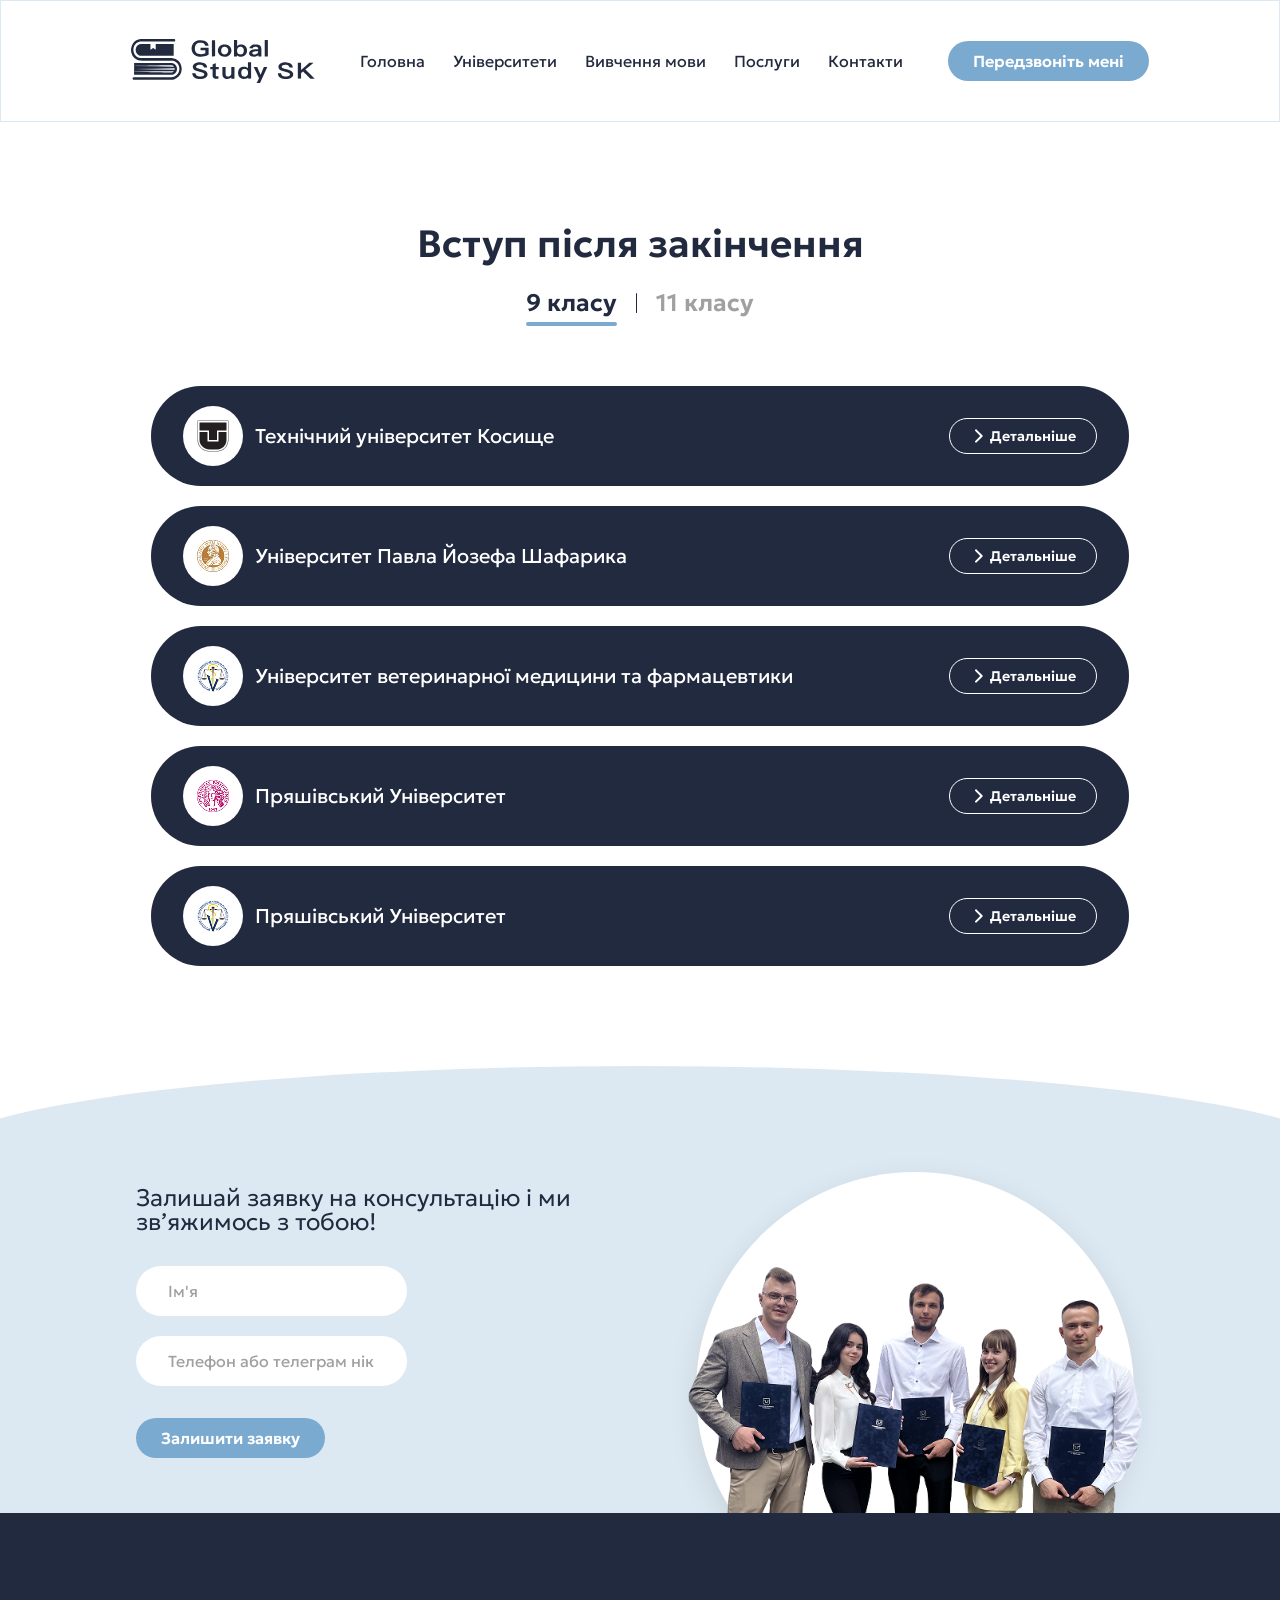
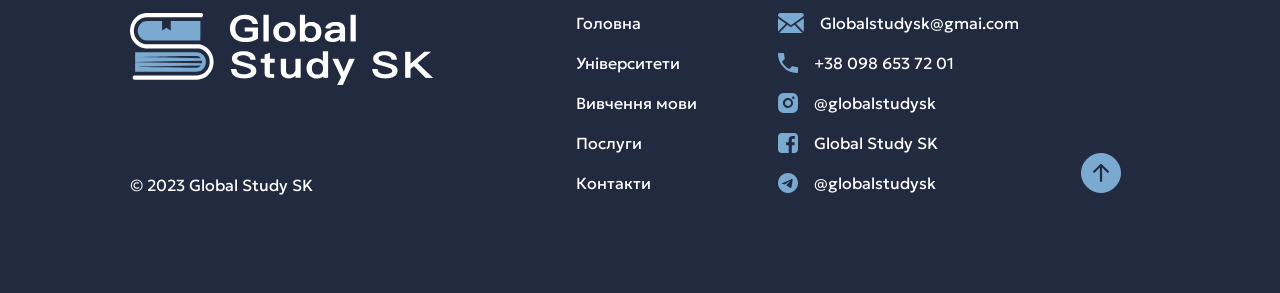
<file: universe.html>
<!DOCTYPE html>
<html lang="en">

<head>
    <meta charset="UTF-8">
    <meta name="viewport" content="width=device-width, initial-scale=1.0">

    <!-- css -->
    <link rel="stylesheet" href="/assets/css/aos.css">
    <link rel="stylesheet" href="/assets/css/style.css">
    <!-- fav-icon -->
    <link rel="icon" href="" type="image/x-icon">

</head>

<body>
    <script src="/assets/js/preloader.js"></script>
    <div class="header_component"></div>

    <main>
        <section class="universities-section">
            <div class="container">
                <h2 class="title">Вступ після закінчення</h2>
                <div class="tabs">
                    <button class="tab active" data-tab="tab1">9 класу</button>
                    <div class="line"></div>
                    <button class="tab" data-tab="tab2">11 класу</button>
                    <div class="tab-underline"></div>
                </div>
                <div class="tab-content active" id="tab1">
                    <div class="accordion university" data-aos="fade-up">
                        <div class="university-photo">
                            <img src="/assets/img/uni_photo1.png" alt="Фото технічного університету Косище">
                        </div>
                        <div class="accordion-header university-header">
                            <div class="university-logo">
                                <img src="/assets/img/uni_logo1.png" alt="Лого технічного університету Косище">
                            </div>
                            <p>Технічний університет Косище</p>
                            <div class="university-btn">
                                <img src="/assets/img/icons/keyboard_arrow_white.svg" alt="">
                                <p>Детальніше</p>
                            </div>
                        </div>
                        <div class="accordion-content university-content">
                            <div class="university-info">
                                <div class="accordion faculty">
                                    <div class="accordion-header faculty-header">
                                        <img src="/assets/img/icons/keyboard_arrow_blue.svg" alt="">
                                        <p>Факультет машинобудування (без вступних іспитів)</p>
                                    </div>
                                    <div class="accordion-content faculty-content">
                                        <div class="faculty-info">
                                            <h6>Бакалаврат 3 роки</h6>
                                            <ul>
                                                <li>Професійний пілот</li>
                                                <li>Співробітник авіадиспетчерської служби</li>
                                                <li>Аерокосмічна техніка</li>
                                                <li>Експлуатація літака-</li>
                                                <li>Авіаційні системи</li>
                                                <li>Управління повітряним рухом</li>
                                            </ul>
                                            <h6>Магістратура 2 роки</h6>
                                            <ul>
                                                <li>Управління повітряним рухом</li>
                                                <li>Експлуатація літаків</li>
                                                <li>Сенсорні та авіонічні системи</li>
                                            </ul>
                                            <p class="faculty-info-date">Подача документів до 04.09.2023</p>
                                        </div>
                                    </div>
                                </div>
                                <div class="accordion faculty">
                                    <div class="accordion-header faculty-header">
                                        <img src="/assets/img/icons/keyboard_arrow_blue.svg" alt="">
                                        <p>Факультет матеріалів, металургії та переробки (без вступних іспитів)</p>
                                    </div>
                                    <div class="accordion-content faculty-content">
                                        <div class="faculty-info">
                                            <h6>Бакалаврат 3 роки</h6>
                                            <ul>
                                                <li>Професійний пілот</li>
                                                <li>Співробітник авіадиспетчерської служби</li>
                                                <li>Аерокосмічна техніка</li>
                                                <li>Експлуатація літака-</li>
                                                <li>Авіаційні системи</li>
                                                <li>Управління повітряним рухом</li>
                                            </ul>
                                            <h6>Магістратура 2 роки</h6>
                                            <ul>
                                                <li>Управління повітряним рухом</li>
                                                <li>Експлуатація літаків</li>
                                                <li>Сенсорні та авіонічні системи</li>
                                            </ul>
                                            <p class="faculty-info-date">Подача документів до 04.09.2023</p>
                                        </div>
                                    </div>
                                </div>
                                <div class="accordion faculty">
                                    <div class="accordion-header faculty-header">
                                        <img src="/assets/img/icons/keyboard_arrow_blue.svg" alt="">
                                        <p>Будівельний факультет (без вступних іспитів)</p>
                                    </div>
                                    <div class="accordion-content faculty-content">
                                        <div class="faculty-info">
                                            <h6>Бакалаврат 3 роки</h6>
                                            <ul>
                                                <li>Професійний пілот</li>
                                                <li>Співробітник авіадиспетчерської служби</li>
                                                <li>Аерокосмічна техніка</li>
                                                <li>Експлуатація літака-</li>
                                                <li>Авіаційні системи</li>
                                                <li>Управління повітряним рухом</li>
                                            </ul>
                                            <h6>Магістратура 2 роки</h6>
                                            <ul>
                                                <li>Управління повітряним рухом</li>
                                                <li>Експлуатація літаків</li>
                                                <li>Сенсорні та авіонічні системи</li>
                                            </ul>
                                            <p class="faculty-info-date">Подача документів до 04.09.2023</p>
                                        </div>
                                    </div>
                                </div>
                                <div class="accordion faculty">
                                    <div class="accordion-header faculty-header">
                                        <img src="/assets/img/icons/keyboard_arrow_blue.svg" alt="">
                                        <p>Факультет гірництва, екології, управління процесами та технологій (без вступних іспитів)</p>
                                    </div>
                                    <div class="accordion-content faculty-content">
                                        <div class="faculty-info">
                                            <h6>Бакалаврат 3 роки</h6>
                                            <ul>
                                                <li>Професійний пілот</li>
                                                <li>Співробітник авіадиспетчерської служби</li>
                                                <li>Аерокосмічна техніка</li>
                                                <li>Експлуатація літака-</li>
                                                <li>Авіаційні системи</li>
                                                <li>Управління повітряним рухом</li>
                                            </ul>
                                            <h6>Магістратура 2 роки</h6>
                                            <ul>
                                                <li>Управління повітряним рухом</li>
                                                <li>Експлуатація літаків</li>
                                                <li>Сенсорні та авіонічні системи</li>
                                            </ul>
                                            <p class="faculty-info-date">Подача документів до 04.09.2023</p>
                                        </div>
                                    </div>
                                </div>
                                <div class="accordion faculty">
                                    <div class="accordion-header faculty-header">
                                        <img src="/assets/img/icons/keyboard_arrow_blue.svg" alt="">
                                        <p>Факультет електротехніки та інформатики (без вступних іспитів)</p>
                                    </div>
                                    <div class="accordion-content faculty-content">
                                        <div class="faculty-info">
                                            <h6>Бакалаврат 3 роки</h6>
                                            <ul>
                                                <li>Професійний пілот</li>
                                                <li>Співробітник авіадиспетчерської служби</li>
                                                <li>Аерокосмічна техніка</li>
                                                <li>Експлуатація літака-</li>
                                                <li>Авіаційні системи</li>
                                                <li>Управління повітряним рухом</li>
                                            </ul>
                                            <h6>Магістратура 2 роки</h6>
                                            <ul>
                                                <li>Управління повітряним рухом</li>
                                                <li>Експлуатація літаків</li>
                                                <li>Сенсорні та авіонічні системи</li>
                                            </ul>
                                            <p class="faculty-info-date">Подача документів до 04.09.2023</p>
                                        </div>
                                    </div>
                                </div>
                                <div class="accordion faculty">
                                    <div class="accordion-header faculty-header">
                                        <img src="/assets/img/icons/keyboard_arrow_blue.svg" alt="">
                                        <p>Авіаційний факультет (без вступних іспитів)</p>
                                    </div>
                                    <div class="accordion-content faculty-content">
                                        <div class="faculty-info">
                                            <h6>Бакалаврат 3 роки</h6>
                                            <ul>
                                                <li>Професійний пілот</li>
                                                <li>Співробітник авіадиспетчерської служби</li>
                                                <li>Аерокосмічна техніка</li>
                                                <li>Експлуатація літака-</li>
                                                <li>Авіаційні системи</li>
                                                <li>Управління повітряним рухом</li>
                                            </ul>
                                            <h6>Магістратура 2 роки</h6>
                                            <ul>
                                                <li>Управління повітряним рухом</li>
                                                <li>Експлуатація літаків</li>
                                                <li>Сенсорні та авіонічні системи</li>
                                            </ul>
                                            <p class="faculty-info-date">Подача документів до 04.09.2023</p>
                                        </div>
                                    </div>
                                </div>
                                <div class="accordion faculty">
                                    <div class="accordion-header faculty-header">
                                        <img src="/assets/img/icons/keyboard_arrow_blue.svg" alt="">
                                        <p>Факультет економіки</p>
                                    </div>
                                    <div class="accordion-content faculty-content">
                                        <div class="faculty-info">
                                            <h6>Бакалаврат 3 роки</h6>
                                            <ul>
                                                <li>Професійний пілот</li>
                                                <li>Співробітник авіадиспетчерської служби</li>
                                                <li>Аерокосмічна техніка</li>
                                                <li>Експлуатація літака-</li>
                                                <li>Авіаційні системи</li>
                                                <li>Управління повітряним рухом</li>
                                            </ul>
                                            <h6>Магістратура 2 роки</h6>
                                            <ul>
                                                <li>Управління повітряним рухом</li>
                                                <li>Експлуатація літаків</li>
                                                <li>Сенсорні та авіонічні системи</li>
                                            </ul>
                                            <p class="faculty-info-date">Подача документів до 04.09.2023</p>
                                        </div>
                                    </div>
                                </div>
                            </div>
                        </div>
                    </div>
                    <div class="accordion university" data-aos="fade-up">
                        <div class="university-photo">
                            <img src="/assets/img/uni_photo2.png" alt="Фото університету Павла Йозефа Шафарика">
                        </div>
                        <div class="accordion-header university-header">
                            <div class="university-logo">
                                <img src="/assets/img/uni_logo2.png" alt="Лого університету Павла Йозефа Шафарика">
                            </div>
                            <p>Університет Павла Йозефа Шафарика</p>
                            <div class="university-btn">
                                <img src="/assets/img/icons/keyboard_arrow_white.svg" alt="">
                                <p>Детальніше</p>
                            </div>
                        </div>
                        <div class="accordion-content university-content">
                            <div class="university-info">
                                <div class="accordion faculty">
                                    <div class="accordion-header faculty-header">
                                        <img src="/assets/img/icons/keyboard_arrow_blue.svg" alt="">
                                        <p>Факультет машинобудування (без вступних іспитів)</p>
                                    </div>
                                    <div class="accordion-content faculty-content">
                                        <div class="faculty-info">
                                            <h6>Бакалаврат 3 роки</h6>
                                            <ul>
                                                <li>Професійний пілот</li>
                                                <li>Співробітник авіадиспетчерської служби</li>
                                                <li>Аерокосмічна техніка</li>
                                                <li>Експлуатація літака-</li>
                                                <li>Авіаційні системи</li>
                                                <li>Управління повітряним рухом</li>
                                            </ul>
                                            <h6>Магістратура 2 роки</h6>
                                            <ul>
                                                <li>Управління повітряним рухом</li>
                                                <li>Експлуатація літаків</li>
                                                <li>Сенсорні та авіонічні системи</li>
                                            </ul>
                                            <p class="faculty-info-date">Подача документів до 04.09.2023</p>
                                        </div>
                                    </div>
                                </div>
                                <div class="accordion faculty">
                                    <div class="accordion-header faculty-header">
                                        <img src="/assets/img/icons/keyboard_arrow_blue.svg" alt="">
                                        <p>Факультет матеріалів, металургії та переробки (без вступних іспитів)</p>
                                    </div>
                                    <div class="accordion-content faculty-content">
                                        <div class="faculty-info">
                                            <h6>Бакалаврат 3 роки</h6>
                                            <ul>
                                                <li>Професійний пілот</li>
                                                <li>Співробітник авіадиспетчерської служби</li>
                                                <li>Аерокосмічна техніка</li>
                                                <li>Експлуатація літака-</li>
                                                <li>Авіаційні системи</li>
                                                <li>Управління повітряним рухом</li>
                                            </ul>
                                            <h6>Магістратура 2 роки</h6>
                                            <ul>
                                                <li>Управління повітряним рухом</li>
                                                <li>Експлуатація літаків</li>
                                                <li>Сенсорні та авіонічні системи</li>
                                            </ul>
                                            <p class="faculty-info-date">Подача документів до 04.09.2023</p>
                                        </div>
                                    </div>
                                </div>
                                <div class="accordion faculty">
                                    <div class="accordion-header faculty-header">
                                        <img src="/assets/img/icons/keyboard_arrow_blue.svg" alt="">
                                        <p>Будівельний факультет (без вступних іспитів)</p>
                                    </div>
                                    <div class="accordion-content faculty-content">
                                        <div class="faculty-info">
                                            <h6>Бакалаврат 3 роки</h6>
                                            <ul>
                                                <li>Професійний пілот</li>
                                                <li>Співробітник авіадиспетчерської служби</li>
                                                <li>Аерокосмічна техніка</li>
                                                <li>Експлуатація літака-</li>
                                                <li>Авіаційні системи</li>
                                                <li>Управління повітряним рухом</li>
                                            </ul>
                                            <h6>Магістратура 2 роки</h6>
                                            <ul>
                                                <li>Управління повітряним рухом</li>
                                                <li>Експлуатація літаків</li>
                                                <li>Сенсорні та авіонічні системи</li>
                                            </ul>
                                            <p class="faculty-info-date">Подача документів до 04.09.2023</p>
                                        </div>
                                    </div>
                                </div>
                                <div class="accordion faculty">
                                    <div class="accordion-header faculty-header">
                                        <img src="/assets/img/icons/keyboard_arrow_blue.svg" alt="">
                                        <p>Факультет гірництва, екології, управління процесами та технологій (без вступних іспитів)</p>
                                    </div>
                                    <div class="accordion-content faculty-content">
                                        <div class="faculty-info">
                                            <h6>Бакалаврат 3 роки</h6>
                                            <ul>
                                                <li>Професійний пілот</li>
                                                <li>Співробітник авіадиспетчерської служби</li>
                                                <li>Аерокосмічна техніка</li>
                                                <li>Експлуатація літака-</li>
                                                <li>Авіаційні системи</li>
                                                <li>Управління повітряним рухом</li>
                                            </ul>
                                            <h6>Магістратура 2 роки</h6>
                                            <ul>
                                                <li>Управління повітряним рухом</li>
                                                <li>Експлуатація літаків</li>
                                                <li>Сенсорні та авіонічні системи</li>
                                            </ul>
                                            <p class="faculty-info-date">Подача документів до 04.09.2023</p>
                                        </div>
                                    </div>
                                </div>
                                <div class="accordion faculty">
                                    <div class="accordion-header faculty-header">
                                        <img src="/assets/img/icons/keyboard_arrow_blue.svg" alt="">
                                        <p>Факультет електротехніки та інформатики (без вступних іспитів)</p>
                                    </div>
                                    <div class="accordion-content faculty-content">
                                        <div class="faculty-info">
                                            <h6>Бакалаврат 3 роки</h6>
                                            <ul>
                                                <li>Професійний пілот</li>
                                                <li>Співробітник авіадиспетчерської служби</li>
                                                <li>Аерокосмічна техніка</li>
                                                <li>Експлуатація літака-</li>
                                                <li>Авіаційні системи</li>
                                                <li>Управління повітряним рухом</li>
                                            </ul>
                                            <h6>Магістратура 2 роки</h6>
                                            <ul>
                                                <li>Управління повітряним рухом</li>
                                                <li>Експлуатація літаків</li>
                                                <li>Сенсорні та авіонічні системи</li>
                                            </ul>
                                            <p class="faculty-info-date">Подача документів до 04.09.2023</p>
                                        </div>
                                    </div>
                                </div>
                                <div class="accordion faculty">
                                    <div class="accordion-header faculty-header">
                                        <img src="/assets/img/icons/keyboard_arrow_blue.svg" alt="">
                                        <p>Авіаційний факультет (без вступних іспитів)</p>
                                    </div>
                                    <div class="accordion-content faculty-content">
                                        <div class="faculty-info">
                                            <h6>Бакалаврат 3 роки</h6>
                                            <ul>
                                                <li>Професійний пілот</li>
                                                <li>Співробітник авіадиспетчерської служби</li>
                                                <li>Аерокосмічна техніка</li>
                                                <li>Експлуатація літака-</li>
                                                <li>Авіаційні системи</li>
                                                <li>Управління повітряним рухом</li>
                                            </ul>
                                            <h6>Магістратура 2 роки</h6>
                                            <ul>
                                                <li>Управління повітряним рухом</li>
                                                <li>Експлуатація літаків</li>
                                                <li>Сенсорні та авіонічні системи</li>
                                            </ul>
                                            <p class="faculty-info-date">Подача документів до 04.09.2023</p>
                                        </div>
                                    </div>
                                </div>
                                <div class="accordion faculty">
                                    <div class="accordion-header faculty-header">
                                        <img src="/assets/img/icons/keyboard_arrow_blue.svg" alt="">
                                        <p>Факультет економіки</p>
                                    </div>
                                    <div class="accordion-content faculty-content">
                                        <div class="faculty-info">
                                            <h6>Бакалаврат 3 роки</h6>
                                            <ul>
                                                <li>Професійний пілот</li>
                                                <li>Співробітник авіадиспетчерської служби</li>
                                                <li>Аерокосмічна техніка</li>
                                                <li>Експлуатація літака-</li>
                                                <li>Авіаційні системи</li>
                                                <li>Управління повітряним рухом</li>
                                            </ul>
                                            <h6>Магістратура 2 роки</h6>
                                            <ul>
                                                <li>Управління повітряним рухом</li>
                                                <li>Експлуатація літаків</li>
                                                <li>Сенсорні та авіонічні системи</li>
                                            </ul>
                                            <p class="faculty-info-date">Подача документів до 04.09.2023</p>
                                        </div>
                                    </div>
                                </div>
                            </div>
                        </div>
                    </div>
                    <div class="accordion university" data-aos="fade-up">
                        <div class="university-photo">
                            <img src="/assets/img/uni_photo3.png" alt="Фото університету ветеринарної медицини та фармацевтики">
                        </div>
                        <div class="accordion-header university-header">
                            <div class="university-logo">
                                <img src="/assets/img/uni_logo3.png" alt="Лого університету ветеринарної медицини та фармацевтики">
                            </div>
                            <p>Університет ветеринарної медицини та фармацевтики</p>
                            <div class="university-btn">
                                <img src="/assets/img/icons/keyboard_arrow_white.svg" alt="">
                                <p>Детальніше</p>
                            </div>
                        </div>
                        <div class="accordion-content university-content">
                            <div class="university-info">
                                <div class="accordion faculty">
                                    <div class="accordion-header faculty-header">
                                        <img src="/assets/img/icons/keyboard_arrow_blue.svg" alt="">
                                        <p>Факультет машинобудування (без вступних іспитів)</p>
                                    </div>
                                    <div class="accordion-content faculty-content">
                                        <div class="faculty-info">
                                            <h6>Бакалаврат 3 роки</h6>
                                            <ul>
                                                <li>Професійний пілот</li>
                                                <li>Співробітник авіадиспетчерської служби</li>
                                                <li>Аерокосмічна техніка</li>
                                                <li>Експлуатація літака-</li>
                                                <li>Авіаційні системи</li>
                                                <li>Управління повітряним рухом</li>
                                            </ul>
                                            <h6>Магістратура 2 роки</h6>
                                            <ul>
                                                <li>Управління повітряним рухом</li>
                                                <li>Експлуатація літаків</li>
                                                <li>Сенсорні та авіонічні системи</li>
                                            </ul>
                                            <p class="faculty-info-date">Подача документів до 04.09.2023</p>
                                        </div>
                                    </div>
                                </div>
                                <div class="accordion faculty">
                                    <div class="accordion-header faculty-header">
                                        <img src="/assets/img/icons/keyboard_arrow_blue.svg" alt="">
                                        <p>Факультет матеріалів, металургії та переробки (без вступних іспитів)</p>
                                    </div>
                                    <div class="accordion-content faculty-content">
                                        <div class="faculty-info">
                                            <h6>Бакалаврат 3 роки</h6>
                                            <ul>
                                                <li>Професійний пілот</li>
                                                <li>Співробітник авіадиспетчерської служби</li>
                                                <li>Аерокосмічна техніка</li>
                                                <li>Експлуатація літака-</li>
                                                <li>Авіаційні системи</li>
                                                <li>Управління повітряним рухом</li>
                                            </ul>
                                            <h6>Магістратура 2 роки</h6>
                                            <ul>
                                                <li>Управління повітряним рухом</li>
                                                <li>Експлуатація літаків</li>
                                                <li>Сенсорні та авіонічні системи</li>
                                            </ul>
                                            <p class="faculty-info-date">Подача документів до 04.09.2023</p>
                                        </div>
                                    </div>
                                </div>
                                <div class="accordion faculty">
                                    <div class="accordion-header faculty-header">
                                        <img src="/assets/img/icons/keyboard_arrow_blue.svg" alt="">
                                        <p>Будівельний факультет (без вступних іспитів)</p>
                                    </div>
                                    <div class="accordion-content faculty-content">
                                        <div class="faculty-info">
                                            <h6>Бакалаврат 3 роки</h6>
                                            <ul>
                                                <li>Професійний пілот</li>
                                                <li>Співробітник авіадиспетчерської служби</li>
                                                <li>Аерокосмічна техніка</li>
                                                <li>Експлуатація літака-</li>
                                                <li>Авіаційні системи</li>
                                                <li>Управління повітряним рухом</li>
                                            </ul>
                                            <h6>Магістратура 2 роки</h6>
                                            <ul>
                                                <li>Управління повітряним рухом</li>
                                                <li>Експлуатація літаків</li>
                                                <li>Сенсорні та авіонічні системи</li>
                                            </ul>
                                            <p class="faculty-info-date">Подача документів до 04.09.2023</p>
                                        </div>
                                    </div>
                                </div>
                                <div class="accordion faculty">
                                    <div class="accordion-header faculty-header">
                                        <img src="/assets/img/icons/keyboard_arrow_blue.svg" alt="">
                                        <p>Факультет гірництва, екології, управління процесами та технологій (без вступних іспитів)</p>
                                    </div>
                                    <div class="accordion-content faculty-content">
                                        <div class="faculty-info">
                                            <h6>Бакалаврат 3 роки</h6>
                                            <ul>
                                                <li>Професійний пілот</li>
                                                <li>Співробітник авіадиспетчерської служби</li>
                                                <li>Аерокосмічна техніка</li>
                                                <li>Експлуатація літака-</li>
                                                <li>Авіаційні системи</li>
                                                <li>Управління повітряним рухом</li>
                                            </ul>
                                            <h6>Магістратура 2 роки</h6>
                                            <ul>
                                                <li>Управління повітряним рухом</li>
                                                <li>Експлуатація літаків</li>
                                                <li>Сенсорні та авіонічні системи</li>
                                            </ul>
                                            <p class="faculty-info-date">Подача документів до 04.09.2023</p>
                                        </div>
                                    </div>
                                </div>
                                <div class="accordion faculty">
                                    <div class="accordion-header faculty-header">
                                        <img src="/assets/img/icons/keyboard_arrow_blue.svg" alt="">
                                        <p>Факультет електротехніки та інформатики (без вступних іспитів)</p>
                                    </div>
                                    <div class="accordion-content faculty-content">
                                        <div class="faculty-info">
                                            <h6>Бакалаврат 3 роки</h6>
                                            <ul>
                                                <li>Професійний пілот</li>
                                                <li>Співробітник авіадиспетчерської служби</li>
                                                <li>Аерокосмічна техніка</li>
                                                <li>Експлуатація літака-</li>
                                                <li>Авіаційні системи</li>
                                                <li>Управління повітряним рухом</li>
                                            </ul>
                                            <h6>Магістратура 2 роки</h6>
                                            <ul>
                                                <li>Управління повітряним рухом</li>
                                                <li>Експлуатація літаків</li>
                                                <li>Сенсорні та авіонічні системи</li>
                                            </ul>
                                            <p class="faculty-info-date">Подача документів до 04.09.2023</p>
                                        </div>
                                    </div>
                                </div>
                                <div class="accordion faculty">
                                    <div class="accordion-header faculty-header">
                                        <img src="/assets/img/icons/keyboard_arrow_blue.svg" alt="">
                                        <p>Авіаційний факультет (без вступних іспитів)</p>
                                    </div>
                                    <div class="accordion-content faculty-content">
                                        <div class="faculty-info">
                                            <h6>Бакалаврат 3 роки</h6>
                                            <ul>
                                                <li>Професійний пілот</li>
                                                <li>Співробітник авіадиспетчерської служби</li>
                                                <li>Аерокосмічна техніка</li>
                                                <li>Експлуатація літака-</li>
                                                <li>Авіаційні системи</li>
                                                <li>Управління повітряним рухом</li>
                                            </ul>
                                            <h6>Магістратура 2 роки</h6>
                                            <ul>
                                                <li>Управління повітряним рухом</li>
                                                <li>Експлуатація літаків</li>
                                                <li>Сенсорні та авіонічні системи</li>
                                            </ul>
                                            <p class="faculty-info-date">Подача документів до 04.09.2023</p>
                                        </div>
                                    </div>
                                </div>
                                <div class="accordion faculty">
                                    <div class="accordion-header faculty-header">
                                        <img src="/assets/img/icons/keyboard_arrow_blue.svg" alt="">
                                        <p>Факультет економіки</p>
                                    </div>
                                    <div class="accordion-content faculty-content">
                                        <div class="faculty-info">
                                            <h6>Бакалаврат 3 роки</h6>
                                            <ul>
                                                <li>Професійний пілот</li>
                                                <li>Співробітник авіадиспетчерської служби</li>
                                                <li>Аерокосмічна техніка</li>
                                                <li>Експлуатація літака-</li>
                                                <li>Авіаційні системи</li>
                                                <li>Управління повітряним рухом</li>
                                            </ul>
                                            <h6>Магістратура 2 роки</h6>
                                            <ul>
                                                <li>Управління повітряним рухом</li>
                                                <li>Експлуатація літаків</li>
                                                <li>Сенсорні та авіонічні системи</li>
                                            </ul>
                                            <p class="faculty-info-date">Подача документів до 04.09.2023</p>
                                        </div>
                                    </div>
                                </div>
                            </div>
                        </div>
                    </div>
                    <div class="accordion university" data-aos="fade-up">
                        <div class="university-photo">
                            <img src="/assets/img/uni_photo4.png" alt="Фото пряшівського університету">
                        </div>
                        <div class="accordion-header university-header">
                            <div class="university-logo">
                                <img src="/assets/img/uni_logo4.png" alt="Лого пряшівського університету">
                            </div>
                            <p>Пряшівський Університет</p>
                            <div class="university-btn">
                                <img src="/assets/img/icons/keyboard_arrow_white.svg" alt="">
                                <p>Детальніше</p>
                            </div>
                        </div>
                        <div class="accordion-content university-content">
                            <div class="university-info">
                                <div class="accordion faculty">
                                    <div class="accordion-header faculty-header">
                                        <img src="/assets/img/icons/keyboard_arrow_blue.svg" alt="">
                                        <p>Факультет машинобудування (без вступних іспитів)</p>
                                    </div>
                                    <div class="accordion-content faculty-content">
                                        <div class="faculty-info">
                                            <h6>Бакалаврат 3 роки</h6>
                                            <ul>
                                                <li>Професійний пілот</li>
                                                <li>Співробітник авіадиспетчерської служби</li>
                                                <li>Аерокосмічна техніка</li>
                                                <li>Експлуатація літака-</li>
                                                <li>Авіаційні системи</li>
                                                <li>Управління повітряним рухом</li>
                                            </ul>
                                            <h6>Магістратура 2 роки</h6>
                                            <ul>
                                                <li>Управління повітряним рухом</li>
                                                <li>Експлуатація літаків</li>
                                                <li>Сенсорні та авіонічні системи</li>
                                            </ul>
                                            <p class="faculty-info-date">Подача документів до 04.09.2023</p>
                                        </div>
                                    </div>
                                </div>
                                <div class="accordion faculty">
                                    <div class="accordion-header faculty-header">
                                        <img src="/assets/img/icons/keyboard_arrow_blue.svg" alt="">
                                        <p>Факультет матеріалів, металургії та переробки (без вступних іспитів)</p>
                                    </div>
                                    <div class="accordion-content faculty-content">
                                        <div class="faculty-info">
                                            <h6>Бакалаврат 3 роки</h6>
                                            <ul>
                                                <li>Професійний пілот</li>
                                                <li>Співробітник авіадиспетчерської служби</li>
                                                <li>Аерокосмічна техніка</li>
                                                <li>Експлуатація літака-</li>
                                                <li>Авіаційні системи</li>
                                                <li>Управління повітряним рухом</li>
                                            </ul>
                                            <h6>Магістратура 2 роки</h6>
                                            <ul>
                                                <li>Управління повітряним рухом</li>
                                                <li>Експлуатація літаків</li>
                                                <li>Сенсорні та авіонічні системи</li>
                                            </ul>
                                            <p class="faculty-info-date">Подача документів до 04.09.2023</p>
                                        </div>
                                    </div>
                                </div>
                                <div class="accordion faculty">
                                    <div class="accordion-header faculty-header">
                                        <img src="/assets/img/icons/keyboard_arrow_blue.svg" alt="">
                                        <p>Будівельний факультет (без вступних іспитів)</p>
                                    </div>
                                    <div class="accordion-content faculty-content">
                                        <div class="faculty-info">
                                            <h6>Бакалаврат 3 роки</h6>
                                            <ul>
                                                <li>Професійний пілот</li>
                                                <li>Співробітник авіадиспетчерської служби</li>
                                                <li>Аерокосмічна техніка</li>
                                                <li>Експлуатація літака-</li>
                                                <li>Авіаційні системи</li>
                                                <li>Управління повітряним рухом</li>
                                            </ul>
                                            <h6>Магістратура 2 роки</h6>
                                            <ul>
                                                <li>Управління повітряним рухом</li>
                                                <li>Експлуатація літаків</li>
                                                <li>Сенсорні та авіонічні системи</li>
                                            </ul>
                                            <p class="faculty-info-date">Подача документів до 04.09.2023</p>
                                        </div>
                                    </div>
                                </div>
                                <div class="accordion faculty">
                                    <div class="accordion-header faculty-header">
                                        <img src="/assets/img/icons/keyboard_arrow_blue.svg" alt="">
                                        <p>Факультет гірництва, екології, управління процесами та технологій (без вступних іспитів)</p>
                                    </div>
                                    <div class="accordion-content faculty-content">
                                        <div class="faculty-info">
                                            <h6>Бакалаврат 3 роки</h6>
                                            <ul>
                                                <li>Професійний пілот</li>
                                                <li>Співробітник авіадиспетчерської служби</li>
                                                <li>Аерокосмічна техніка</li>
                                                <li>Експлуатація літака-</li>
                                                <li>Авіаційні системи</li>
                                                <li>Управління повітряним рухом</li>
                                            </ul>
                                            <h6>Магістратура 2 роки</h6>
                                            <ul>
                                                <li>Управління повітряним рухом</li>
                                                <li>Експлуатація літаків</li>
                                                <li>Сенсорні та авіонічні системи</li>
                                            </ul>
                                            <p class="faculty-info-date">Подача документів до 04.09.2023</p>
                                        </div>
                                    </div>
                                </div>
                                <div class="accordion faculty">
                                    <div class="accordion-header faculty-header">
                                        <img src="/assets/img/icons/keyboard_arrow_blue.svg" alt="">
                                        <p>Факультет електротехніки та інформатики (без вступних іспитів)</p>
                                    </div>
                                    <div class="accordion-content faculty-content">
                                        <div class="faculty-info">
                                            <h6>Бакалаврат 3 роки</h6>
                                            <ul>
                                                <li>Професійний пілот</li>
                                                <li>Співробітник авіадиспетчерської служби</li>
                                                <li>Аерокосмічна техніка</li>
                                                <li>Експлуатація літака-</li>
                                                <li>Авіаційні системи</li>
                                                <li>Управління повітряним рухом</li>
                                            </ul>
                                            <h6>Магістратура 2 роки</h6>
                                            <ul>
                                                <li>Управління повітряним рухом</li>
                                                <li>Експлуатація літаків</li>
                                                <li>Сенсорні та авіонічні системи</li>
                                            </ul>
                                            <p class="faculty-info-date">Подача документів до 04.09.2023</p>
                                        </div>
                                    </div>
                                </div>
                                <div class="accordion faculty">
                                    <div class="accordion-header faculty-header">
                                        <img src="/assets/img/icons/keyboard_arrow_blue.svg" alt="">
                                        <p>Авіаційний факультет (без вступних іспитів)</p>
                                    </div>
                                    <div class="accordion-content faculty-content">
                                        <div class="faculty-info">
                                            <h6>Бакалаврат 3 роки</h6>
                                            <ul>
                                                <li>Професійний пілот</li>
                                                <li>Співробітник авіадиспетчерської служби</li>
                                                <li>Аерокосмічна техніка</li>
                                                <li>Експлуатація літака-</li>
                                                <li>Авіаційні системи</li>
                                                <li>Управління повітряним рухом</li>
                                            </ul>
                                            <h6>Магістратура 2 роки</h6>
                                            <ul>
                                                <li>Управління повітряним рухом</li>
                                                <li>Експлуатація літаків</li>
                                                <li>Сенсорні та авіонічні системи</li>
                                            </ul>
                                            <p class="faculty-info-date">Подача документів до 04.09.2023</p>
                                        </div>
                                    </div>
                                </div>
                                <div class="accordion faculty">
                                    <div class="accordion-header faculty-header">
                                        <img src="/assets/img/icons/keyboard_arrow_blue.svg" alt="">
                                        <p>Факультет економіки</p>
                                    </div>
                                    <div class="accordion-content faculty-content">
                                        <div class="faculty-info">
                                            <h6>Бакалаврат 3 роки</h6>
                                            <ul>
                                                <li>Професійний пілот</li>
                                                <li>Співробітник авіадиспетчерської служби</li>
                                                <li>Аерокосмічна техніка</li>
                                                <li>Експлуатація літака-</li>
                                                <li>Авіаційні системи</li>
                                                <li>Управління повітряним рухом</li>
                                            </ul>
                                            <h6>Магістратура 2 роки</h6>
                                            <ul>
                                                <li>Управління повітряним рухом</li>
                                                <li>Експлуатація літаків</li>
                                                <li>Сенсорні та авіонічні системи</li>
                                            </ul>
                                            <p class="faculty-info-date">Подача документів до 04.09.2023</p>
                                        </div>
                                    </div>
                                </div>
                            </div>
                        </div>
                    </div>
                    <div class="accordion university" data-aos="fade-up">
                        <div class="university-photo">
                            <img src="/assets/img/uni_photo4.png" alt="Фото пряшівського університету">
                        </div>
                        <div class="accordion-header university-header">
                            <div class="university-logo">
                                <img src="/assets/img/uni_logo3.png" alt="Лого пряшівського університету">
                            </div>
                            <p>Пряшівський Університет</p>
                            <div class="university-btn">
                                <img src="/assets/img/icons/keyboard_arrow_white.svg" alt="">
                                <p>Детальніше</p>
                            </div>
                        </div>
                        <div class="accordion-content university-content">
                            <div class="university-info">
                                <div class="accordion faculty">
                                    <div class="accordion-header faculty-header">
                                        <img src="/assets/img/icons/keyboard_arrow_blue.svg" alt="">
                                        <p>Факультет машинобудування (без вступних іспитів)</p>
                                    </div>
                                    <div class="accordion-content faculty-content">
                                        <div class="faculty-info">
                                            <h6>Бакалаврат 3 роки</h6>
                                            <ul>
                                                <li>Професійний пілот</li>
                                                <li>Співробітник авіадиспетчерської служби</li>
                                                <li>Аерокосмічна техніка</li>
                                                <li>Експлуатація літака-</li>
                                                <li>Авіаційні системи</li>
                                                <li>Управління повітряним рухом</li>
                                            </ul>
                                            <h6>Магістратура 2 роки</h6>
                                            <ul>
                                                <li>Управління повітряним рухом</li>
                                                <li>Експлуатація літаків</li>
                                                <li>Сенсорні та авіонічні системи</li>
                                            </ul>
                                            <p class="faculty-info-date">Подача документів до 04.09.2023</p>
                                        </div>
                                    </div>
                                </div>
                                <div class="accordion faculty">
                                    <div class="accordion-header faculty-header">
                                        <img src="/assets/img/icons/keyboard_arrow_blue.svg" alt="">
                                        <p>Факультет матеріалів, металургії та переробки (без вступних іспитів)</p>
                                    </div>
                                    <div class="accordion-content faculty-content">
                                        <div class="faculty-info">
                                            <h6>Бакалаврат 3 роки</h6>
                                            <ul>
                                                <li>Професійний пілот</li>
                                                <li>Співробітник авіадиспетчерської служби</li>
                                                <li>Аерокосмічна техніка</li>
                                                <li>Експлуатація літака-</li>
                                                <li>Авіаційні системи</li>
                                                <li>Управління повітряним рухом</li>
                                            </ul>
                                            <h6>Магістратура 2 роки</h6>
                                            <ul>
                                                <li>Управління повітряним рухом</li>
                                                <li>Експлуатація літаків</li>
                                                <li>Сенсорні та авіонічні системи</li>
                                            </ul>
                                            <p class="faculty-info-date">Подача документів до 04.09.2023</p>
                                        </div>
                                    </div>
                                </div>
                                <div class="accordion faculty">
                                    <div class="accordion-header faculty-header">
                                        <img src="/assets/img/icons/keyboard_arrow_blue.svg" alt="">
                                        <p>Будівельний факультет (без вступних іспитів)</p>
                                    </div>
                                    <div class="accordion-content faculty-content">
                                        <div class="faculty-info">
                                            <h6>Бакалаврат 3 роки</h6>
                                            <ul>
                                                <li>Професійний пілот</li>
                                                <li>Співробітник авіадиспетчерської служби</li>
                                                <li>Аерокосмічна техніка</li>
                                                <li>Експлуатація літака-</li>
                                                <li>Авіаційні системи</li>
                                                <li>Управління повітряним рухом</li>
                                            </ul>
                                            <h6>Магістратура 2 роки</h6>
                                            <ul>
                                                <li>Управління повітряним рухом</li>
                                                <li>Експлуатація літаків</li>
                                                <li>Сенсорні та авіонічні системи</li>
                                            </ul>
                                            <p class="faculty-info-date">Подача документів до 04.09.2023</p>
                                        </div>
                                    </div>
                                </div>
                                <div class="accordion faculty">
                                    <div class="accordion-header faculty-header">
                                        <img src="/assets/img/icons/keyboard_arrow_blue.svg" alt="">
                                        <p>Факультет гірництва, екології, управління процесами та технологій (без вступних іспитів)</p>
                                    </div>
                                    <div class="accordion-content faculty-content">
                                        <div class="faculty-info">
                                            <h6>Бакалаврат 3 роки</h6>
                                            <ul>
                                                <li>Професійний пілот</li>
                                                <li>Співробітник авіадиспетчерської служби</li>
                                                <li>Аерокосмічна техніка</li>
                                                <li>Експлуатація літака-</li>
                                                <li>Авіаційні системи</li>
                                                <li>Управління повітряним рухом</li>
                                            </ul>
                                            <h6>Магістратура 2 роки</h6>
                                            <ul>
                                                <li>Управління повітряним рухом</li>
                                                <li>Експлуатація літаків</li>
                                                <li>Сенсорні та авіонічні системи</li>
                                            </ul>
                                            <p class="faculty-info-date">Подача документів до 04.09.2023</p>
                                        </div>
                                    </div>
                                </div>
                                <div class="accordion faculty">
                                    <div class="accordion-header faculty-header">
                                        <img src="/assets/img/icons/keyboard_arrow_blue.svg" alt="">
                                        <p>Факультет електротехніки та інформатики (без вступних іспитів)</p>
                                    </div>
                                    <div class="accordion-content faculty-content">
                                        <div class="faculty-info">
                                            <h6>Бакалаврат 3 роки</h6>
                                            <ul>
                                                <li>Професійний пілот</li>
                                                <li>Співробітник авіадиспетчерської служби</li>
                                                <li>Аерокосмічна техніка</li>
                                                <li>Експлуатація літака-</li>
                                                <li>Авіаційні системи</li>
                                                <li>Управління повітряним рухом</li>
                                            </ul>
                                            <h6>Магістратура 2 роки</h6>
                                            <ul>
                                                <li>Управління повітряним рухом</li>
                                                <li>Експлуатація літаків</li>
                                                <li>Сенсорні та авіонічні системи</li>
                                            </ul>
                                            <p class="faculty-info-date">Подача документів до 04.09.2023</p>
                                        </div>
                                    </div>
                                </div>
                                <div class="accordion faculty">
                                    <div class="accordion-header faculty-header">
                                        <img src="/assets/img/icons/keyboard_arrow_blue.svg" alt="">
                                        <p>Авіаційний факультет (без вступних іспитів)</p>
                                    </div>
                                    <div class="accordion-content faculty-content">
                                        <div class="faculty-info">
                                            <h6>Бакалаврат 3 роки</h6>
                                            <ul>
                                                <li>Професійний пілот</li>
                                                <li>Співробітник авіадиспетчерської служби</li>
                                                <li>Аерокосмічна техніка</li>
                                                <li>Експлуатація літака-</li>
                                                <li>Авіаційні системи</li>
                                                <li>Управління повітряним рухом</li>
                                            </ul>
                                            <h6>Магістратура 2 роки</h6>
                                            <ul>
                                                <li>Управління повітряним рухом</li>
                                                <li>Експлуатація літаків</li>
                                                <li>Сенсорні та авіонічні системи</li>
                                            </ul>
                                            <p class="faculty-info-date">Подача документів до 04.09.2023</p>
                                        </div>
                                    </div>
                                </div>
                                <div class="accordion faculty">
                                    <div class="accordion-header faculty-header">
                                        <img src="/assets/img/icons/keyboard_arrow_blue.svg" alt="">
                                        <p>Факультет економіки</p>
                                    </div>
                                    <div class="accordion-content faculty-content">
                                        <div class="faculty-info">
                                            <h6>Бакалаврат 3 роки</h6>
                                            <ul>
                                                <li>Професійний пілот</li>
                                                <li>Співробітник авіадиспетчерської служби</li>
                                                <li>Аерокосмічна техніка</li>
                                                <li>Експлуатація літака-</li>
                                                <li>Авіаційні системи</li>
                                                <li>Управління повітряним рухом</li>
                                            </ul>
                                            <h6>Магістратура 2 роки</h6>
                                            <ul>
                                                <li>Управління повітряним рухом</li>
                                                <li>Експлуатація літаків</li>
                                                <li>Сенсорні та авіонічні системи</li>
                                            </ul>
                                            <p class="faculty-info-date">Подача документів до 04.09.2023</p>
                                        </div>
                                    </div>
                                </div>
                            </div>
                        </div>
                    </div>
                </div>
                <div class="tab-content" id="tab2">
                    <div class="accordion university" data-aos="fade-up">
                        <div class="university-photo">
                            <img src="/assets/img/uni_photo2.png" alt="Фото університету Павла Йозефа Шафарика">
                        </div>
                        <div class="accordion-header university-header">
                            <div class="university-logo">
                                <img src="/assets/img/uni_logo2.png" alt="Лого університету Павла Йозефа Шафарика">
                            </div>
                            <p>Університет Павла Йозефа Шафарика</p>
                            <div class="university-btn">
                                <img src="/assets/img/icons/keyboard_arrow_white.svg" alt="">
                                <p>Детальніше</p>
                            </div>
                        </div>
                        <div class="accordion-content university-content">
                            <div class="university-info">
                                <div class="accordion faculty">
                                    <div class="accordion-header faculty-header">
                                        <img src="/assets/img/icons/keyboard_arrow_blue.svg" alt="">
                                        <p>Факультет машинобудування (без вступних іспитів)</p>
                                    </div>
                                    <div class="accordion-content faculty-content">
                                        <div class="faculty-info">
                                            <h6>Бакалаврат 3 роки</h6>
                                            <ul>
                                                <li>Професійний пілот</li>
                                                <li>Співробітник авіадиспетчерської служби</li>
                                                <li>Аерокосмічна техніка</li>
                                                <li>Експлуатація літака-</li>
                                                <li>Авіаційні системи</li>
                                                <li>Управління повітряним рухом</li>
                                            </ul>
                                            <h6>Магістратура 2 роки</h6>
                                            <ul>
                                                <li>Управління повітряним рухом</li>
                                                <li>Експлуатація літаків</li>
                                                <li>Сенсорні та авіонічні системи</li>
                                            </ul>
                                            <p class="faculty-info-date">Подача документів до 04.09.2023</p>
                                        </div>
                                    </div>
                                </div>
                                <div class="accordion faculty">
                                    <div class="accordion-header faculty-header">
                                        <img src="/assets/img/icons/keyboard_arrow_blue.svg" alt="">
                                        <p>Факультет матеріалів, металургії та переробки (без вступних іспитів)</p>
                                    </div>
                                    <div class="accordion-content faculty-content">
                                        <div class="faculty-info">
                                            <h6>Бакалаврат 3 роки</h6>
                                            <ul>
                                                <li>Професійний пілот</li>
                                                <li>Співробітник авіадиспетчерської служби</li>
                                                <li>Аерокосмічна техніка</li>
                                                <li>Експлуатація літака-</li>
                                                <li>Авіаційні системи</li>
                                                <li>Управління повітряним рухом</li>
                                            </ul>
                                            <h6>Магістратура 2 роки</h6>
                                            <ul>
                                                <li>Управління повітряним рухом</li>
                                                <li>Експлуатація літаків</li>
                                                <li>Сенсорні та авіонічні системи</li>
                                            </ul>
                                            <p class="faculty-info-date">Подача документів до 04.09.2023</p>
                                        </div>
                                    </div>
                                </div>
                                <div class="accordion faculty">
                                    <div class="accordion-header faculty-header">
                                        <img src="/assets/img/icons/keyboard_arrow_blue.svg" alt="">
                                        <p>Будівельний факультет (без вступних іспитів)</p>
                                    </div>
                                    <div class="accordion-content faculty-content">
                                        <div class="faculty-info">
                                            <h6>Бакалаврат 3 роки</h6>
                                            <ul>
                                                <li>Професійний пілот</li>
                                                <li>Співробітник авіадиспетчерської служби</li>
                                                <li>Аерокосмічна техніка</li>
                                                <li>Експлуатація літака-</li>
                                                <li>Авіаційні системи</li>
                                                <li>Управління повітряним рухом</li>
                                            </ul>
                                            <h6>Магістратура 2 роки</h6>
                                            <ul>
                                                <li>Управління повітряним рухом</li>
                                                <li>Експлуатація літаків</li>
                                                <li>Сенсорні та авіонічні системи</li>
                                            </ul>
                                            <p class="faculty-info-date">Подача документів до 04.09.2023</p>
                                        </div>
                                    </div>
                                </div>
                                <div class="accordion faculty">
                                    <div class="accordion-header faculty-header">
                                        <img src="/assets/img/icons/keyboard_arrow_blue.svg" alt="">
                                        <p>Факультет гірництва, екології, управління процесами та технологій (без вступних іспитів)</p>
                                    </div>
                                    <div class="accordion-content faculty-content">
                                        <div class="faculty-info">
                                            <h6>Бакалаврат 3 роки</h6>
                                            <ul>
                                                <li>Професійний пілот</li>
                                                <li>Співробітник авіадиспетчерської служби</li>
                                                <li>Аерокосмічна техніка</li>
                                                <li>Експлуатація літака-</li>
                                                <li>Авіаційні системи</li>
                                                <li>Управління повітряним рухом</li>
                                            </ul>
                                            <h6>Магістратура 2 роки</h6>
                                            <ul>
                                                <li>Управління повітряним рухом</li>
                                                <li>Експлуатація літаків</li>
                                                <li>Сенсорні та авіонічні системи</li>
                                            </ul>
                                            <p class="faculty-info-date">Подача документів до 04.09.2023</p>
                                        </div>
                                    </div>
                                </div>
                                <div class="accordion faculty">
                                    <div class="accordion-header faculty-header">
                                        <img src="/assets/img/icons/keyboard_arrow_blue.svg" alt="">
                                        <p>Факультет електротехніки та інформатики (без вступних іспитів)</p>
                                    </div>
                                    <div class="accordion-content faculty-content">
                                        <div class="faculty-info">
                                            <h6>Бакалаврат 3 роки</h6>
                                            <ul>
                                                <li>Професійний пілот</li>
                                                <li>Співробітник авіадиспетчерської служби</li>
                                                <li>Аерокосмічна техніка</li>
                                                <li>Експлуатація літака-</li>
                                                <li>Авіаційні системи</li>
                                                <li>Управління повітряним рухом</li>
                                            </ul>
                                            <h6>Магістратура 2 роки</h6>
                                            <ul>
                                                <li>Управління повітряним рухом</li>
                                                <li>Експлуатація літаків</li>
                                                <li>Сенсорні та авіонічні системи</li>
                                            </ul>
                                            <p class="faculty-info-date">Подача документів до 04.09.2023</p>
                                        </div>
                                    </div>
                                </div>
                                <div class="accordion faculty">
                                    <div class="accordion-header faculty-header">
                                        <img src="/assets/img/icons/keyboard_arrow_blue.svg" alt="">
                                        <p>Авіаційний факультет (без вступних іспитів)</p>
                                    </div>
                                    <div class="accordion-content faculty-content">
                                        <div class="faculty-info">
                                            <h6>Бакалаврат 3 роки</h6>
                                            <ul>
                                                <li>Професійний пілот</li>
                                                <li>Співробітник авіадиспетчерської служби</li>
                                                <li>Аерокосмічна техніка</li>
                                                <li>Експлуатація літака-</li>
                                                <li>Авіаційні системи</li>
                                                <li>Управління повітряним рухом</li>
                                            </ul>
                                            <h6>Магістратура 2 роки</h6>
                                            <ul>
                                                <li>Управління повітряним рухом</li>
                                                <li>Експлуатація літаків</li>
                                                <li>Сенсорні та авіонічні системи</li>
                                            </ul>
                                            <p class="faculty-info-date">Подача документів до 04.09.2023</p>
                                        </div>
                                    </div>
                                </div>
                                <div class="accordion faculty">
                                    <div class="accordion-header faculty-header">
                                        <img src="/assets/img/icons/keyboard_arrow_blue.svg" alt="">
                                        <p>Факультет економіки</p>
                                    </div>
                                    <div class="accordion-content faculty-content">
                                        <div class="faculty-info">
                                            <h6>Бакалаврат 3 роки</h6>
                                            <ul>
                                                <li>Професійний пілот</li>
                                                <li>Співробітник авіадиспетчерської служби</li>
                                                <li>Аерокосмічна техніка</li>
                                                <li>Експлуатація літака-</li>
                                                <li>Авіаційні системи</li>
                                                <li>Управління повітряним рухом</li>
                                            </ul>
                                            <h6>Магістратура 2 роки</h6>
                                            <ul>
                                                <li>Управління повітряним рухом</li>
                                                <li>Експлуатація літаків</li>
                                                <li>Сенсорні та авіонічні системи</li>
                                            </ul>
                                            <p class="faculty-info-date">Подача документів до 04.09.2023</p>
                                        </div>
                                    </div>
                                </div>
                            </div>
                        </div>
                    </div>
                    <div class="accordion university" data-aos="fade-up">
                        <div class="university-photo">
                            <img src="/assets/img/uni_photo3.png" alt="Фото університету ветеринарної медицини та фармацевтики">
                        </div>
                        <div class="accordion-header university-header">
                            <div class="university-logo">
                                <img src="/assets/img/uni_logo3.png" alt="Лого університету ветеринарної медицини та фармацевтики">
                            </div>
                            <p>Університет ветеринарної медицини та фармацевтики</p>
                            <div class="university-btn">
                                <img src="/assets/img/icons/keyboard_arrow_white.svg" alt="">
                                <p>Детальніше</p>
                            </div>
                        </div>
                        <div class="accordion-content university-content">
                            <div class="university-info">
                                <div class="accordion faculty">
                                    <div class="accordion-header faculty-header">
                                        <img src="/assets/img/icons/keyboard_arrow_blue.svg" alt="">
                                        <p>Факультет машинобудування (без вступних іспитів)</p>
                                    </div>
                                    <div class="accordion-content faculty-content">
                                        <div class="faculty-info">
                                            <h6>Бакалаврат 3 роки</h6>
                                            <ul>
                                                <li>Професійний пілот</li>
                                                <li>Співробітник авіадиспетчерської служби</li>
                                                <li>Аерокосмічна техніка</li>
                                                <li>Експлуатація літака-</li>
                                                <li>Авіаційні системи</li>
                                                <li>Управління повітряним рухом</li>
                                            </ul>
                                            <h6>Магістратура 2 роки</h6>
                                            <ul>
                                                <li>Управління повітряним рухом</li>
                                                <li>Експлуатація літаків</li>
                                                <li>Сенсорні та авіонічні системи</li>
                                            </ul>
                                            <p class="faculty-info-date">Подача документів до 04.09.2023</p>
                                        </div>
                                    </div>
                                </div>
                                <div class="accordion faculty">
                                    <div class="accordion-header faculty-header">
                                        <img src="/assets/img/icons/keyboard_arrow_blue.svg" alt="">
                                        <p>Факультет матеріалів, металургії та переробки (без вступних іспитів)</p>
                                    </div>
                                    <div class="accordion-content faculty-content">
                                        <div class="faculty-info">
                                            <h6>Бакалаврат 3 роки</h6>
                                            <ul>
                                                <li>Професійний пілот</li>
                                                <li>Співробітник авіадиспетчерської служби</li>
                                                <li>Аерокосмічна техніка</li>
                                                <li>Експлуатація літака-</li>
                                                <li>Авіаційні системи</li>
                                                <li>Управління повітряним рухом</li>
                                            </ul>
                                            <h6>Магістратура 2 роки</h6>
                                            <ul>
                                                <li>Управління повітряним рухом</li>
                                                <li>Експлуатація літаків</li>
                                                <li>Сенсорні та авіонічні системи</li>
                                            </ul>
                                            <p class="faculty-info-date">Подача документів до 04.09.2023</p>
                                        </div>
                                    </div>
                                </div>
                                <div class="accordion faculty">
                                    <div class="accordion-header faculty-header">
                                        <img src="/assets/img/icons/keyboard_arrow_blue.svg" alt="">
                                        <p>Будівельний факультет (без вступних іспитів)</p>
                                    </div>
                                    <div class="accordion-content faculty-content">
                                        <div class="faculty-info">
                                            <h6>Бакалаврат 3 роки</h6>
                                            <ul>
                                                <li>Професійний пілот</li>
                                                <li>Співробітник авіадиспетчерської служби</li>
                                                <li>Аерокосмічна техніка</li>
                                                <li>Експлуатація літака-</li>
                                                <li>Авіаційні системи</li>
                                                <li>Управління повітряним рухом</li>
                                            </ul>
                                            <h6>Магістратура 2 роки</h6>
                                            <ul>
                                                <li>Управління повітряним рухом</li>
                                                <li>Експлуатація літаків</li>
                                                <li>Сенсорні та авіонічні системи</li>
                                            </ul>
                                            <p class="faculty-info-date">Подача документів до 04.09.2023</p>
                                        </div>
                                    </div>
                                </div>
                                <div class="accordion faculty">
                                    <div class="accordion-header faculty-header">
                                        <img src="/assets/img/icons/keyboard_arrow_blue.svg" alt="">
                                        <p>Факультет гірництва, екології, управління процесами та технологій (без вступних іспитів)</p>
                                    </div>
                                    <div class="accordion-content faculty-content">
                                        <div class="faculty-info">
                                            <h6>Бакалаврат 3 роки</h6>
                                            <ul>
                                                <li>Професійний пілот</li>
                                                <li>Співробітник авіадиспетчерської служби</li>
                                                <li>Аерокосмічна техніка</li>
                                                <li>Експлуатація літака-</li>
                                                <li>Авіаційні системи</li>
                                                <li>Управління повітряним рухом</li>
                                            </ul>
                                            <h6>Магістратура 2 роки</h6>
                                            <ul>
                                                <li>Управління повітряним рухом</li>
                                                <li>Експлуатація літаків</li>
                                                <li>Сенсорні та авіонічні системи</li>
                                            </ul>
                                            <p class="faculty-info-date">Подача документів до 04.09.2023</p>
                                        </div>
                                    </div>
                                </div>
                                <div class="accordion faculty">
                                    <div class="accordion-header faculty-header">
                                        <img src="/assets/img/icons/keyboard_arrow_blue.svg" alt="">
                                        <p>Факультет електротехніки та інформатики (без вступних іспитів)</p>
                                    </div>
                                    <div class="accordion-content faculty-content">
                                        <div class="faculty-info">
                                            <h6>Бакалаврат 3 роки</h6>
                                            <ul>
                                                <li>Професійний пілот</li>
                                                <li>Співробітник авіадиспетчерської служби</li>
                                                <li>Аерокосмічна техніка</li>
                                                <li>Експлуатація літака-</li>
                                                <li>Авіаційні системи</li>
                                                <li>Управління повітряним рухом</li>
                                            </ul>
                                            <h6>Магістратура 2 роки</h6>
                                            <ul>
                                                <li>Управління повітряним рухом</li>
                                                <li>Експлуатація літаків</li>
                                                <li>Сенсорні та авіонічні системи</li>
                                            </ul>
                                            <p class="faculty-info-date">Подача документів до 04.09.2023</p>
                                        </div>
                                    </div>
                                </div>
                                <div class="accordion faculty">
                                    <div class="accordion-header faculty-header">
                                        <img src="/assets/img/icons/keyboard_arrow_blue.svg" alt="">
                                        <p>Авіаційний факультет (без вступних іспитів)</p>
                                    </div>
                                    <div class="accordion-content faculty-content">
                                        <div class="faculty-info">
                                            <h6>Бакалаврат 3 роки</h6>
                                            <ul>
                                                <li>Професійний пілот</li>
                                                <li>Співробітник авіадиспетчерської служби</li>
                                                <li>Аерокосмічна техніка</li>
                                                <li>Експлуатація літака-</li>
                                                <li>Авіаційні системи</li>
                                                <li>Управління повітряним рухом</li>
                                            </ul>
                                            <h6>Магістратура 2 роки</h6>
                                            <ul>
                                                <li>Управління повітряним рухом</li>
                                                <li>Експлуатація літаків</li>
                                                <li>Сенсорні та авіонічні системи</li>
                                            </ul>
                                            <p class="faculty-info-date">Подача документів до 04.09.2023</p>
                                        </div>
                                    </div>
                                </div>
                                <div class="accordion faculty">
                                    <div class="accordion-header faculty-header">
                                        <img src="/assets/img/icons/keyboard_arrow_blue.svg" alt="">
                                        <p>Факультет економіки</p>
                                    </div>
                                    <div class="accordion-content faculty-content">
                                        <div class="faculty-info">
                                            <h6>Бакалаврат 3 роки</h6>
                                            <ul>
                                                <li>Професійний пілот</li>
                                                <li>Співробітник авіадиспетчерської служби</li>
                                                <li>Аерокосмічна техніка</li>
                                                <li>Експлуатація літака-</li>
                                                <li>Авіаційні системи</li>
                                                <li>Управління повітряним рухом</li>
                                            </ul>
                                            <h6>Магістратура 2 роки</h6>
                                            <ul>
                                                <li>Управління повітряним рухом</li>
                                                <li>Експлуатація літаків</li>
                                                <li>Сенсорні та авіонічні системи</li>
                                            </ul>
                                            <p class="faculty-info-date">Подача документів до 04.09.2023</p>
                                        </div>
                                    </div>
                                </div>
                            </div>
                        </div>
                    </div>
                    <div class="accordion university" data-aos="fade-up">
                        <div class="university-photo">
                            <img src="/assets/img/uni_photo4.png" alt="Фото пряшівського університету">
                        </div>
                        <div class="accordion-header university-header">
                            <div class="university-logo">
                                <img src="/assets/img/uni_logo4.png" alt="Лого пряшівського університету">
                            </div>
                            <p>Пряшівський Університет</p>
                            <div class="university-btn">
                                <img src="/assets/img/icons/keyboard_arrow_white.svg" alt="">
                                <p>Детальніше</p>
                            </div>
                        </div>
                        <div class="accordion-content university-content">
                            <div class="university-info">
                                <div class="accordion faculty">
                                    <div class="accordion-header faculty-header">
                                        <img src="/assets/img/icons/keyboard_arrow_blue.svg" alt="">
                                        <p>Факультет машинобудування (без вступних іспитів)</p>
                                    </div>
                                    <div class="accordion-content faculty-content">
                                        <div class="faculty-info">
                                            <h6>Бакалаврат 3 роки</h6>
                                            <ul>
                                                <li>Професійний пілот</li>
                                                <li>Співробітник авіадиспетчерської служби</li>
                                                <li>Аерокосмічна техніка</li>
                                                <li>Експлуатація літака-</li>
                                                <li>Авіаційні системи</li>
                                                <li>Управління повітряним рухом</li>
                                            </ul>
                                            <h6>Магістратура 2 роки</h6>
                                            <ul>
                                                <li>Управління повітряним рухом</li>
                                                <li>Експлуатація літаків</li>
                                                <li>Сенсорні та авіонічні системи</li>
                                            </ul>
                                            <p class="faculty-info-date">Подача документів до 04.09.2023</p>
                                        </div>
                                    </div>
                                </div>
                                <div class="accordion faculty">
                                    <div class="accordion-header faculty-header">
                                        <img src="/assets/img/icons/keyboard_arrow_blue.svg" alt="">
                                        <p>Факультет матеріалів, металургії та переробки (без вступних іспитів)</p>
                                    </div>
                                    <div class="accordion-content faculty-content">
                                        <div class="faculty-info">
                                            <h6>Бакалаврат 3 роки</h6>
                                            <ul>
                                                <li>Професійний пілот</li>
                                                <li>Співробітник авіадиспетчерської служби</li>
                                                <li>Аерокосмічна техніка</li>
                                                <li>Експлуатація літака-</li>
                                                <li>Авіаційні системи</li>
                                                <li>Управління повітряним рухом</li>
                                            </ul>
                                            <h6>Магістратура 2 роки</h6>
                                            <ul>
                                                <li>Управління повітряним рухом</li>
                                                <li>Експлуатація літаків</li>
                                                <li>Сенсорні та авіонічні системи</li>
                                            </ul>
                                            <p class="faculty-info-date">Подача документів до 04.09.2023</p>
                                        </div>
                                    </div>
                                </div>
                                <div class="accordion faculty">
                                    <div class="accordion-header faculty-header">
                                        <img src="/assets/img/icons/keyboard_arrow_blue.svg" alt="">
                                        <p>Будівельний факультет (без вступних іспитів)</p>
                                    </div>
                                    <div class="accordion-content faculty-content">
                                        <div class="faculty-info">
                                            <h6>Бакалаврат 3 роки</h6>
                                            <ul>
                                                <li>Професійний пілот</li>
                                                <li>Співробітник авіадиспетчерської служби</li>
                                                <li>Аерокосмічна техніка</li>
                                                <li>Експлуатація літака-</li>
                                                <li>Авіаційні системи</li>
                                                <li>Управління повітряним рухом</li>
                                            </ul>
                                            <h6>Магістратура 2 роки</h6>
                                            <ul>
                                                <li>Управління повітряним рухом</li>
                                                <li>Експлуатація літаків</li>
                                                <li>Сенсорні та авіонічні системи</li>
                                            </ul>
                                            <p class="faculty-info-date">Подача документів до 04.09.2023</p>
                                        </div>
                                    </div>
                                </div>
                                <div class="accordion faculty">
                                    <div class="accordion-header faculty-header">
                                        <img src="/assets/img/icons/keyboard_arrow_blue.svg" alt="">
                                        <p>Факультет гірництва, екології, управління процесами та технологій (без вступних іспитів)</p>
                                    </div>
                                    <div class="accordion-content faculty-content">
                                        <div class="faculty-info">
                                            <h6>Бакалаврат 3 роки</h6>
                                            <ul>
                                                <li>Професійний пілот</li>
                                                <li>Співробітник авіадиспетчерської служби</li>
                                                <li>Аерокосмічна техніка</li>
                                                <li>Експлуатація літака-</li>
                                                <li>Авіаційні системи</li>
                                                <li>Управління повітряним рухом</li>
                                            </ul>
                                            <h6>Магістратура 2 роки</h6>
                                            <ul>
                                                <li>Управління повітряним рухом</li>
                                                <li>Експлуатація літаків</li>
                                                <li>Сенсорні та авіонічні системи</li>
                                            </ul>
                                            <p class="faculty-info-date">Подача документів до 04.09.2023</p>
                                        </div>
                                    </div>
                                </div>
                                <div class="accordion faculty">
                                    <div class="accordion-header faculty-header">
                                        <img src="/assets/img/icons/keyboard_arrow_blue.svg" alt="">
                                        <p>Факультет електротехніки та інформатики (без вступних іспитів)</p>
                                    </div>
                                    <div class="accordion-content faculty-content">
                                        <div class="faculty-info">
                                            <h6>Бакалаврат 3 роки</h6>
                                            <ul>
                                                <li>Професійний пілот</li>
                                                <li>Співробітник авіадиспетчерської служби</li>
                                                <li>Аерокосмічна техніка</li>
                                                <li>Експлуатація літака-</li>
                                                <li>Авіаційні системи</li>
                                                <li>Управління повітряним рухом</li>
                                            </ul>
                                            <h6>Магістратура 2 роки</h6>
                                            <ul>
                                                <li>Управління повітряним рухом</li>
                                                <li>Експлуатація літаків</li>
                                                <li>Сенсорні та авіонічні системи</li>
                                            </ul>
                                            <p class="faculty-info-date">Подача документів до 04.09.2023</p>
                                        </div>
                                    </div>
                                </div>
                                <div class="accordion faculty">
                                    <div class="accordion-header faculty-header">
                                        <img src="/assets/img/icons/keyboard_arrow_blue.svg" alt="">
                                        <p>Авіаційний факультет (без вступних іспитів)</p>
                                    </div>
                                    <div class="accordion-content faculty-content">
                                        <div class="faculty-info">
                                            <h6>Бакалаврат 3 роки</h6>
                                            <ul>
                                                <li>Професійний пілот</li>
                                                <li>Співробітник авіадиспетчерської служби</li>
                                                <li>Аерокосмічна техніка</li>
                                                <li>Експлуатація літака-</li>
                                                <li>Авіаційні системи</li>
                                                <li>Управління повітряним рухом</li>
                                            </ul>
                                            <h6>Магістратура 2 роки</h6>
                                            <ul>
                                                <li>Управління повітряним рухом</li>
                                                <li>Експлуатація літаків</li>
                                                <li>Сенсорні та авіонічні системи</li>
                                            </ul>
                                            <p class="faculty-info-date">Подача документів до 04.09.2023</p>
                                        </div>
                                    </div>
                                </div>
                                <div class="accordion faculty">
                                    <div class="accordion-header faculty-header">
                                        <img src="/assets/img/icons/keyboard_arrow_blue.svg" alt="">
                                        <p>Факультет економіки</p>
                                    </div>
                                    <div class="accordion-content faculty-content">
                                        <div class="faculty-info">
                                            <h6>Бакалаврат 3 роки</h6>
                                            <ul>
                                                <li>Професійний пілот</li>
                                                <li>Співробітник авіадиспетчерської служби</li>
                                                <li>Аерокосмічна техніка</li>
                                                <li>Експлуатація літака-</li>
                                                <li>Авіаційні системи</li>
                                                <li>Управління повітряним рухом</li>
                                            </ul>
                                            <h6>Магістратура 2 роки</h6>
                                            <ul>
                                                <li>Управління повітряним рухом</li>
                                                <li>Експлуатація літаків</li>
                                                <li>Сенсорні та авіонічні системи</li>
                                            </ul>
                                            <p class="faculty-info-date">Подача документів до 04.09.2023</p>
                                        </div>
                                    </div>
                                </div>
                            </div>
                        </div>
                    </div>
                    <div class="accordion university" data-aos="fade-up">
                        <div class="university-photo">
                            <img src="/assets/img/uni_photo4.png" alt="Фото пряшівського університету">
                        </div>
                        <div class="accordion-header university-header">
                            <div class="university-logo">
                                <img src="/assets/img/uni_logo3.png" alt="Лого пряшівського університету">
                            </div>
                            <p>Пряшівський Університет</p>
                            <div class="university-btn">
                                <img src="/assets/img/icons/keyboard_arrow_white.svg" alt="">
                                <p>Детальніше</p>
                            </div>
                        </div>
                        <div class="accordion-content university-content">
                            <div class="university-info">
                                <div class="accordion faculty">
                                    <div class="accordion-header faculty-header">
                                        <img src="/assets/img/icons/keyboard_arrow_blue.svg" alt="">
                                        <p>Факультет машинобудування (без вступних іспитів)</p>
                                    </div>
                                    <div class="accordion-content faculty-content">
                                        <div class="faculty-info">
                                            <h6>Бакалаврат 3 роки</h6>
                                            <ul>
                                                <li>Професійний пілот</li>
                                                <li>Співробітник авіадиспетчерської служби</li>
                                                <li>Аерокосмічна техніка</li>
                                                <li>Експлуатація літака-</li>
                                                <li>Авіаційні системи</li>
                                                <li>Управління повітряним рухом</li>
                                            </ul>
                                            <h6>Магістратура 2 роки</h6>
                                            <ul>
                                                <li>Управління повітряним рухом</li>
                                                <li>Експлуатація літаків</li>
                                                <li>Сенсорні та авіонічні системи</li>
                                            </ul>
                                            <p class="faculty-info-date">Подача документів до 04.09.2023</p>
                                        </div>
                                    </div>
                                </div>
                                <div class="accordion faculty">
                                    <div class="accordion-header faculty-header">
                                        <img src="/assets/img/icons/keyboard_arrow_blue.svg" alt="">
                                        <p>Факультет матеріалів, металургії та переробки (без вступних іспитів)</p>
                                    </div>
                                    <div class="accordion-content faculty-content">
                                        <div class="faculty-info">
                                            <h6>Бакалаврат 3 роки</h6>
                                            <ul>
                                                <li>Професійний пілот</li>
                                                <li>Співробітник авіадиспетчерської служби</li>
                                                <li>Аерокосмічна техніка</li>
                                                <li>Експлуатація літака-</li>
                                                <li>Авіаційні системи</li>
                                                <li>Управління повітряним рухом</li>
                                            </ul>
                                            <h6>Магістратура 2 роки</h6>
                                            <ul>
                                                <li>Управління повітряним рухом</li>
                                                <li>Експлуатація літаків</li>
                                                <li>Сенсорні та авіонічні системи</li>
                                            </ul>
                                            <p class="faculty-info-date">Подача документів до 04.09.2023</p>
                                        </div>
                                    </div>
                                </div>
                                <div class="accordion faculty">
                                    <div class="accordion-header faculty-header">
                                        <img src="/assets/img/icons/keyboard_arrow_blue.svg" alt="">
                                        <p>Будівельний факультет (без вступних іспитів)</p>
                                    </div>
                                    <div class="accordion-content faculty-content">
                                        <div class="faculty-info">
                                            <h6>Бакалаврат 3 роки</h6>
                                            <ul>
                                                <li>Професійний пілот</li>
                                                <li>Співробітник авіадиспетчерської служби</li>
                                                <li>Аерокосмічна техніка</li>
                                                <li>Експлуатація літака-</li>
                                                <li>Авіаційні системи</li>
                                                <li>Управління повітряним рухом</li>
                                            </ul>
                                            <h6>Магістратура 2 роки</h6>
                                            <ul>
                                                <li>Управління повітряним рухом</li>
                                                <li>Експлуатація літаків</li>
                                                <li>Сенсорні та авіонічні системи</li>
                                            </ul>
                                            <p class="faculty-info-date">Подача документів до 04.09.2023</p>
                                        </div>
                                    </div>
                                </div>
                                <div class="accordion faculty">
                                    <div class="accordion-header faculty-header">
                                        <img src="/assets/img/icons/keyboard_arrow_blue.svg" alt="">
                                        <p>Факультет гірництва, екології, управління процесами та технологій (без вступних іспитів)</p>
                                    </div>
                                    <div class="accordion-content faculty-content">
                                        <div class="faculty-info">
                                            <h6>Бакалаврат 3 роки</h6>
                                            <ul>
                                                <li>Професійний пілот</li>
                                                <li>Співробітник авіадиспетчерської служби</li>
                                                <li>Аерокосмічна техніка</li>
                                                <li>Експлуатація літака-</li>
                                                <li>Авіаційні системи</li>
                                                <li>Управління повітряним рухом</li>
                                            </ul>
                                            <h6>Магістратура 2 роки</h6>
                                            <ul>
                                                <li>Управління повітряним рухом</li>
                                                <li>Експлуатація літаків</li>
                                                <li>Сенсорні та авіонічні системи</li>
                                            </ul>
                                            <p class="faculty-info-date">Подача документів до 04.09.2023</p>
                                        </div>
                                    </div>
                                </div>
                                <div class="accordion faculty">
                                    <div class="accordion-header faculty-header">
                                        <img src="/assets/img/icons/keyboard_arrow_blue.svg" alt="">
                                        <p>Факультет електротехніки та інформатики (без вступних іспитів)</p>
                                    </div>
                                    <div class="accordion-content faculty-content">
                                        <div class="faculty-info">
                                            <h6>Бакалаврат 3 роки</h6>
                                            <ul>
                                                <li>Професійний пілот</li>
                                                <li>Співробітник авіадиспетчерської служби</li>
                                                <li>Аерокосмічна техніка</li>
                                                <li>Експлуатація літака-</li>
                                                <li>Авіаційні системи</li>
                                                <li>Управління повітряним рухом</li>
                                            </ul>
                                            <h6>Магістратура 2 роки</h6>
                                            <ul>
                                                <li>Управління повітряним рухом</li>
                                                <li>Експлуатація літаків</li>
                                                <li>Сенсорні та авіонічні системи</li>
                                            </ul>
                                            <p class="faculty-info-date">Подача документів до 04.09.2023</p>
                                        </div>
                                    </div>
                                </div>
                                <div class="accordion faculty">
                                    <div class="accordion-header faculty-header">
                                        <img src="/assets/img/icons/keyboard_arrow_blue.svg" alt="">
                                        <p>Авіаційний факультет (без вступних іспитів)</p>
                                    </div>
                                    <div class="accordion-content faculty-content">
                                        <div class="faculty-info">
                                            <h6>Бакалаврат 3 роки</h6>
                                            <ul>
                                                <li>Професійний пілот</li>
                                                <li>Співробітник авіадиспетчерської служби</li>
                                                <li>Аерокосмічна техніка</li>
                                                <li>Експлуатація літака-</li>
                                                <li>Авіаційні системи</li>
                                                <li>Управління повітряним рухом</li>
                                            </ul>
                                            <h6>Магістратура 2 роки</h6>
                                            <ul>
                                                <li>Управління повітряним рухом</li>
                                                <li>Експлуатація літаків</li>
                                                <li>Сенсорні та авіонічні системи</li>
                                            </ul>
                                            <p class="faculty-info-date">Подача документів до 04.09.2023</p>
                                        </div>
                                    </div>
                                </div>
                                <div class="accordion faculty">
                                    <div class="accordion-header faculty-header">
                                        <img src="/assets/img/icons/keyboard_arrow_blue.svg" alt="">
                                        <p>Факультет економіки</p>
                                    </div>
                                    <div class="accordion-content faculty-content">
                                        <div class="faculty-info">
                                            <h6>Бакалаврат 3 роки</h6>
                                            <ul>
                                                <li>Професійний пілот</li>
                                                <li>Співробітник авіадиспетчерської служби</li>
                                                <li>Аерокосмічна техніка</li>
                                                <li>Експлуатація літака-</li>
                                                <li>Авіаційні системи</li>
                                                <li>Управління повітряним рухом</li>
                                            </ul>
                                            <h6>Магістратура 2 роки</h6>
                                            <ul>
                                                <li>Управління повітряним рухом</li>
                                                <li>Експлуатація літаків</li>
                                                <li>Сенсорні та авіонічні системи</li>
                                            </ul>
                                            <p class="faculty-info-date">Подача документів до 04.09.2023</p>
                                        </div>
                                    </div>
                                </div>
                            </div>
                        </div>
                    </div>
                </div>
            </div>
        </section>
        <section class="cta-section" data-aos="fade-up">
            <div class="container">
                <div class="cta-content">
                    <div class="cta-info" data-aos="fade-right">
                        <h2>Залишай заявку на консультацію і ми зв’яжимось з тобою!</h2>
                    
                        <form class="cta-form">
                            <div class="inputs">
                                <div class="input">
                                    <input type="text" placeholder="Ім'я" required>
                                </div>
                                <div class="input">
                                    <input type="text" placeholder="Телефон або телеграм нік" required>
                                </div>
                            </div>
                            <button type="submit" class="btn btn_light thanks-btn">
                                Залишити заявку
                            </button>
                        </form>
                    </div>
                
                    <div class="cta-image-wrapper" data-aos="fade-left">
                        <div class="circle"></div>
                        <img src="/assets/img/team-photo.png" alt="Команда">
                    </div>
                </div>
            </div>
        </section>
        <div id="thanks-popup">
            <h2>Дякуємо!</h2>
            <p>Ваша заявка успішно відправлена.</p>
        </div>
    </main>

    <div class="footer_component"></div>

    <script src="/assets/js/header.js"></script>
    <script src="/assets/js/footer.js"></script>
    <script src="/assets/js/script.js"></script>
    <script src="/assets/js/tab.js"></script>
    <script src="/assets/js/accordione.js"></script>
    <script src="/assets/js/aos.js"></script>
    <script src="/assets/js/thanks.js"></script>

</body>

</html>
</file>
<file: assets/css/style.css>
@charset "UTF-8";
@import url(../css/base.css);
@import url(../css/fonts.css);
:root {
	--trans: all 0.3s ease-out;
	--color_black: #101010;
	--color_white: #ffffff;
	--color_light_blue: #dde9f2;
	--color_blue: #7baad0;
	--color_dark_blue: #222a3f;
}

.header-home .header-container {
	background: var(--color_light_blue);
}

.header-container {
	width: 100%;
	position: fixed;
	left: 0;
	top: 0;
	background: var(--color_white);
	border: 1px solid #dde9f2;
	padding: 38px 130px;
	z-index: 99;
	display: -webkit-box;
	display: -ms-flexbox;
	display: flex;
	-webkit-box-align: center;
	-ms-flex-align: center;
	align-items: center;
	-webkit-box-pack: justify;
	-ms-flex-pack: justify;
	justify-content: space-between;
}
.header-container .header-logo img {
	height: 44px;
}
.header-container .header-menu-list {
	display: -webkit-box;
	display: -ms-flexbox;
	display: flex;
	gap: 28px;
}
.header-container .header-link {
	font-weight: 400;
	font-size: 16px;
	line-height: 100%;
	letter-spacing: 0%;
	color: var(--color_dark_blue);
	-webkit-transition: var(--trans);
	transition: var(--trans);
}
.header-container .burger {
	display: none;
	padding: 9px;
	border: none;
	background-color: var(--color_dark_blue);
	border-radius: 5px;
	cursor: pointer;
}
.header-container .burger img {
	width: 16px;
}

.header-mobile-container {
	width: 100%;
	height: 100%;
	position: fixed;
	top: 0;
	left: -100%;
	background: var(--color_white);
	padding: 20px 24px;
	z-index: 999;
	-webkit-transition: var(--trans);
	transition: var(--trans);
}
.header-mobile-container .header-close {
	padding: 7px;
	border: 1px solid #222a3f;
	border-radius: 5px;
	background: transparent;
	cursor: pointer;
}
.header-mobile-container .header-close img {
	width: 15px;
}
.header-mobile-container .header-mobile-menu-list {
	display: -webkit-box;
	display: -ms-flexbox;
	display: flex;
	-webkit-box-orient: vertical;
	-webkit-box-direction: normal;
	-ms-flex-direction: column;
	flex-direction: column;
	gap: 20px;
	margin-top: 40px;
	-webkit-box-align: center;
	-ms-flex-align: center;
	align-items: center;
}
.header-mobile-container .header-link {
	font-weight: 600;
	font-size: 18px;
	line-height: 100%;
	letter-spacing: 0%;
	color: var(--color_dark_blue);
	-webkit-transition: var(--trans);
	transition: var(--trans);
	text-align: center;
}
.header-mobile-container.active {
	left: 0;
}

footer {
	background-color: var(--color_dark_blue);
}

.footer-container {
	padding: 100px 159px 100px 130px;
	display: -webkit-box;
	display: -ms-flexbox;
	display: flex;
	width: 100%;
	-webkit-box-pack: justify;
	-ms-flex-pack: justify;
	justify-content: space-between;
	position: relative;
}
.footer-container .footer-left {
	display: -webkit-box;
	display: -ms-flexbox;
	display: flex;
	-webkit-box-orient: vertical;
	-webkit-box-direction: normal;
	-ms-flex-direction: column;
	flex-direction: column;
	-webkit-box-pack: justify;
	-ms-flex-pack: justify;
	justify-content: space-between;
}
.footer-container .footer-left .footer-logo img {
	height: 72px;
}
.footer-container .footer-right {
	display: -webkit-box;
	display: -ms-flexbox;
	display: flex;
	max-width: 545px;
	width: 100%;
	-webkit-box-pack: justify;
	-ms-flex-pack: justify;
	justify-content: space-between;
}
.footer-container .footer-text {
	font-weight: 400;
	font-size: 16px;
	line-height: 100%;
	letter-spacing: 0%;
	color: var(--color_white);
}
.footer-container .footer-text.mobile {
	display: none;
	font-size: 12px;
}
.footer-container .footer-links {
	display: -webkit-box;
	display: -ms-flexbox;
	display: flex;
	-webkit-box-orient: vertical;
	-webkit-box-direction: normal;
	-ms-flex-direction: column;
	flex-direction: column;
	gap: 20px;
	margin-right: 18px;
}
.footer-container .footer-link,
.footer-container .footer-social {
	font-weight: 400;
	font-size: 16px;
	line-height: 20px;
	letter-spacing: 0%;
	color: var(--color_white);
	-webkit-transition: var(--trans);
	transition: var(--trans);
}
.footer-container .footer-socials {
	display: -webkit-box;
	display: -ms-flexbox;
	display: flex;
	-webkit-box-orient: vertical;
	-webkit-box-direction: normal;
	-ms-flex-direction: column;
	flex-direction: column;
	gap: 20px;
}
.footer-container .footer-social {
	display: -webkit-box;
	display: -ms-flexbox;
	display: flex;
	-webkit-box-align: center;
	-ms-flex-align: center;
	align-items: center;
	gap: 16px;
}
.footer-container .footer-social img {
	height: 20px;
	width: auto;
}
.footer-container .up-btn {
	padding: 10px 11px;
	background-color: var(--color_blue);
	border-radius: 50px;
	height: 40px;
	justify-self: flex-end;
	-ms-flex-item-align: end;
	align-self: flex-end;
	border: 1px solid var(--color_blue);
}
.footer-container .up-btn:active {
	background: transparent;
}
.footer-container .up-btn:active svg path {
	fill: var(--color_blue);
}

.hero-section .hero-block {
	padding-top: 38px;
	border-radius: 0 0 100% 100%/0 0 180px 180px;
	overflow: hidden;
	width: 110%;
	margin-left: -5%;
	background-color: var(--color_light_blue);
}
.hero-section .hero-block .container {
	width: 90%;
}
.hero-section .hero-content {
	display: -webkit-box;
	display: -ms-flexbox;
	display: flex;
	gap: 20px;
	-webkit-box-pack: justify;
	-ms-flex-pack: justify;
	justify-content: space-between;
}
.hero-section .hero-content .left {
	padding-top: 62px;
	max-width: 673px;
	-webkit-box-flex: 1;
	-ms-flex: 1;
	flex: 1;
}
.hero-section h1 {
	font-weight: 600;
	font-size: 56px;
	line-height: 64px;
	letter-spacing: 0%;
	color: var(--color_dark_blue);
	margin-bottom: 44px;
}
.hero-section h1 span {
	color: var(--color_blue);
}
.hero-section .hero-info.desktop {
	margin-bottom: 100px;
}
.hero-section .hero-info.desktop p {
	font-weight: 300;
	font-size: 24px;
	line-height: 30px;
	letter-spacing: 0%;
	color: var(--color_dark_blue);
	margin-bottom: 32px;
}
.hero-section .inputs {
	display: -webkit-box;
	display: -ms-flexbox;
	display: flex;
	-webkit-box-pack: justify;
	-ms-flex-pack: justify;
	justify-content: space-between;
	-ms-flex-wrap: wrap;
	flex-wrap: wrap;
	gap: 20px 5px;
	max-width: 574px;
	margin-bottom: 32px;
}
.hero-section .right {
	position: relative;
	display: -webkit-box;
	display: -ms-flexbox;
	display: flex;
	-webkit-box-align: end;
	-ms-flex-align: end;
	align-items: flex-end;
	height: -webkit-fit-content;
	height: -moz-fit-content;
	height: fit-content;
	width: -webkit-fit-content;
	width: -moz-fit-content;
	width: fit-content;
	max-width: 472.7px;
	-ms-flex-item-align: end;
	align-self: flex-end;
	-webkit-box-flex: 1;
	-ms-flex: 1;
	flex: 1;
}
.hero-section .right img {
	position: relative;
	z-index: 2;
}
.hero-section .circle {
	position: absolute;
	top: 2px;
	right: 7.31%;
	z-index: 1;
	width: 64.95%;
	height: 50%;
	border-radius: 50%;
	background-color: var(--color_white);
}
.hero-section .badges {
	position: absolute;
	z-index: 3;
	top: 17%;
	width: 100%;
}
.hero-section .badge {
	padding: 14px 20px;
	border-radius: 50px;
	display: -webkit-box;
	display: -ms-flexbox;
	display: flex;
	-webkit-box-align: center;
	-ms-flex-align: center;
	align-items: center;
	opacity: 85%;
	gap: 10px;
	font-weight: 300;
	font-size: 14px;
	line-height: 18px;
	letter-spacing: 0%;
	width: -webkit-fit-content;
	width: -moz-fit-content;
	width: fit-content;
}
.hero-section .badge img {
	height: 18px;
	width: auto;
}
.hero-section .badge.dark {
	background-color: var(--color_dark_blue);
	color: var(--color_white);
	margin-left: 5%;
	margin-bottom: 26px;
}
.hero-section .badge.light {
	background-color: var(--color_white);
	color: var(--color_dark_blue);
	margin-left: auto;
}
.hero-section .hero-info.mobile {
	padding-top: 20px;
	display: none;
}
.hero-section .hero-info.mobile p {
	font-weight: 500;
	font-size: 18px;
	line-height: 23px;
	letter-spacing: 0%;
	text-align: center;
	color: var(--color_dark_blue);
	margin-bottom: 20px;
}
.hero-section .hero-info.mobile .hero-form {
	display: -webkit-box;
	display: -ms-flexbox;
	display: flex;
	-webkit-box-orient: vertical;
	-webkit-box-direction: normal;
	-ms-flex-direction: column;
	flex-direction: column;
	-webkit-box-align: center;
	-ms-flex-align: center;
	align-items: center;
}
.hero-section .hero-info.mobile .inputs {
	margin-bottom: 20px;
	-webkit-box-pack: center;
	-ms-flex-pack: center;
	justify-content: center;
	gap: 20px;
}
.hero-section .hero-info.mobile .input input {
	-webkit-box-shadow: 0px 0px 2px 0px rgba(0, 0, 0, 0.2509803922);
	box-shadow: 0px 0px 2px 0px rgba(0, 0, 0, 0.2509803922);
}

.advantages-section {
	padding: 100px 0 140px;
}
.advantages-section .title {
	margin-bottom: 96px;
}
.advantages-section .advantages-list {
	display: -webkit-box;
	display: -ms-flexbox;
	display: flex;
	-ms-flex-wrap: wrap;
	flex-wrap: wrap;
	-webkit-box-pack: center;
	-ms-flex-pack: center;
	justify-content: center;
	gap: 76px 32px;
}
.advantages-section .advantages-item {
	padding: 46px 40px 45px;
	-webkit-box-shadow: 0px 0px 4px 0px rgba(0, 0, 0, 0.2509803922);
	box-shadow: 0px 0px 4px 0px rgba(0, 0, 0, 0.2509803922);
	border-radius: 50px;
	position: relative;
	width: 372px;
	display: -webkit-box;
	display: -ms-flexbox;
	display: flex;
	-webkit-box-align: center;
	-ms-flex-align: center;
	align-items: center;
	-webkit-box-pack: center;
	-ms-flex-pack: center;
	justify-content: center;
	height: 155px;
}
.advantages-section .advantages-item-icon {
	width: 70px;
	height: 70px;
	display: -webkit-box;
	display: -ms-flexbox;
	display: flex;
	-webkit-box-pack: center;
	-ms-flex-pack: center;
	justify-content: center;
	-webkit-box-align: center;
	-ms-flex-align: center;
	align-items: center;
	border-radius: 50px;
	position: absolute;
	top: -35px;
}
.advantages-section .advantages-item-icon img {
	height: 28px;
	width: auto;
}
.advantages-section .advantages-item-icon.green {
	background-color: #7bd093;
}
.advantages-section .advantages-item-icon.blue {
	background-color: #7baad0;
}
.advantages-section .advantages-item-icon.purple {
	background-color: #7d7bd0;
}
.advantages-section .advantages-item-icon.dark {
	background-color: #222a3f;
}
.advantages-section .advantages-item-icon.orange {
	background-color: #ff9b3f;
}
.advantages-section .advantages-item p {
	font-weight: 400;
	font-size: 24px;
	line-height: 32px;
	letter-spacing: 0%;
	text-align: center;
}

.info-section {
	border-radius: 100%/180px;
	padding: 90px 0 130px;
	position: relative;
	overflow: hidden;
	width: 110%;
	margin-left: -5%;
	background-color: var(--color_light_blue);
	margin-bottom: 50px;
}
.info-section .container {
	width: 90%;
}
.info-section .title {
	margin-bottom: 60px;
}
.info-section .info-content {
	display: -webkit-box;
	display: -ms-flexbox;
	display: flex;
	gap: 66px;
	-webkit-box-pack: center;
	-ms-flex-pack: center;
	justify-content: center;
	-webkit-box-align: center;
	-ms-flex-align: center;
	align-items: center;
	-ms-flex-wrap: wrap;
	flex-wrap: wrap;
}
.info-section .left {
	position: relative;
	border-radius: 50px;
	overflow: hidden;
	-webkit-box-flex: 1;
	-ms-flex: 1;
	flex: 1;
	display: -webkit-box;
	display: -ms-flexbox;
	display: flex;
	-webkit-box-align: end;
	-ms-flex-align: end;
	align-items: flex-end;
	height: -webkit-fit-content;
	height: -moz-fit-content;
	height: fit-content;
}
.info-section .left img {
	position: relative;
	z-index: 2;
}
.info-section .semicircle {
	width: 100%;
	height: 100%;
	background-color: var(--color_blue);
	border-radius: 100% 100% 0 0/150% 150% 0 0;
	z-index: 1;
	position: absolute;
	top: 0;
}
.info-section .right {
	max-width: 500px;
	-webkit-box-flex: 1;
	-ms-flex: 1;
	flex: 1;
}
.info-section .right h4 {
	font-weight: 600;
	font-size: 24px;
	line-height: 30px;
	letter-spacing: 0%;
	color: var(--color_dark_blue);
	margin-bottom: 20px;
}
.info-section .right p {
	font-weight: 300;
	font-size: 16px;
	line-height: 20px;
	letter-spacing: 0%;
	color: var(--color_dark_blue);
}
.info-section .right p:not(:last-child) {
	margin-bottom: 12px;
}

.reviews-section {
	padding: 86px 0 87px;
}
.reviews-section .container {
	overflow: hidden;
}
.reviews-section .title {
	margin-bottom: 55px;
}
.reviews-section .review-card {
	-webkit-box-flex: 1;
	-ms-flex: 1;
	flex: 1;
	-webkit-box-shadow: 0px 0px 4px 0px rgba(0, 0, 0, 0.2509803922);
	box-shadow: 0px 0px 4px 0px rgba(0, 0, 0, 0.2509803922);
	background-color: var(--color_white);
	border-radius: 50px;
	min-width: 342px;
	padding: 32px;
	min-height: 198px;
}
.reviews-section .review-card-top {
	display: -webkit-box;
	display: -ms-flexbox;
	display: flex;
	gap: 12px;
	-webkit-box-align: center;
	-ms-flex-align: center;
	align-items: center;
	margin-bottom: 20px;
}
.reviews-section .review-card-photo {
	width: 46px;
	height: 46px;
	overflow: hidden;
	border-radius: 50px;
}
.reviews-section .review-card-user p:first-child {
	font-weight: 300;
	font-size: 16px;
	line-height: 20px;
	letter-spacing: 0%;
	color: var(--color_dark_blue);
	margin-bottom: 2px;
}
.reviews-section .review-card-user p:last-child {
	font-weight: 300;
	font-size: 14px;
	line-height: 18px;
	letter-spacing: 0%;
	color: #a0a0a0;
}
.reviews-section .review-card-stars {
	display: -webkit-box;
	display: -ms-flexbox;
	display: flex;
	gap: 4px;
	margin-left: auto;
}
.reviews-section .review-card-stars img {
	height: 14px;
	width: auto;
}
.reviews-section .review-card-text {
	font-weight: 300;
	font-size: 16px;
	line-height: 20px;
	letter-spacing: 0%;
	color: var(--color_dark_blue);
}
.reviews-section .review-card-btn {
	font-weight: 300;
	font-size: 16px;
	line-height: 20px;
	letter-spacing: 0%;
	color: var(--color_blue);
	border: none;
	background: none;
	margin-left: 5px;
}

.swiper {
	width: 100%;
	padding: 5px;
}
.swiper-wrapper {
	width: 100%;
	margin-bottom: 28px;
}
.swiper-navigation {
	display: -webkit-box;
	display: -ms-flexbox;
	display: flex;
	gap: 16px;
	-webkit-box-align: center;
	-ms-flex-align: center;
	align-items: center;
	-webkit-box-pack: center;
	-ms-flex-pack: center;
	justify-content: center;
}
.swiper-button-prev,
.swiper-button-next,
.swiper-pagination {
	position: unset;
	width: -webkit-fit-content !important;
	width: -moz-fit-content !important;
	width: fit-content !important;
	margin-top: 0;
	cursor: pointer;
}
.swiper-button-prev,
.swiper-button-next {
	-webkit-transition: var(--trans);
	transition: var(--trans);
}
.swiper-button-prev img,
.swiper-button-next img {
	width: 16px;
}
.swiper-button-prev:after,
.swiper-button-next:after {
	content: none;
}
.swiper-button-prev img {
	-webkit-transform: rotate(-90deg);
	transform: rotate(-90deg);
}
.swiper-button-next img {
	-webkit-transform: rotate(90deg);
	transform: rotate(90deg);
}
.swiper-pagination {
	gap: 4px;
}
.swiper-pagination-bullet {
	width: 8px;
	height: 8px;
	background-color: #a0a0a0;
	opacity: 1;
	-webkit-transition: var(--trans);
	transition: var(--trans);
}
.swiper-pagination-bullet-active {
	background-color: var(--color_dark_blue);
}

.cta-section {
	position: relative;
	padding-top: 120px;
	overflow: hidden;
	background-color: var(--color_light_blue);
	border-radius: 100% 100% 0 0/180px 180px 0 0;
	width: 110%;
	margin-left: -5%;
}
.cta-section .container {
	position: relative;
	z-index: 2;
	width: 90%;
}
.cta-section .cta-content {
	display: -webkit-box;
	display: -ms-flexbox;
	display: flex;
	-webkit-box-pack: justify;
	-ms-flex-pack: justify;
	justify-content: space-between;
	gap: 5px;
}
.cta-section .cta-content h2 {
	font-weight: 300;
	font-size: 24px;
	line-height: 100%;
	letter-spacing: 0%;
	color: var(--color_dark_blue);
	margin-bottom: 32px;
}
.cta-section .cta-form {
	margin-bottom: 55px;
}
.cta-section .inputs {
	display: -webkit-box;
	display: -ms-flexbox;
	display: flex;
	-webkit-box-pack: justify;
	-ms-flex-pack: justify;
	justify-content: space-between;
	-ms-flex-wrap: wrap;
	flex-wrap: wrap;
	gap: 20px 5px;
	max-width: 574px;
	margin-bottom: 32px;
}
.cta-section .cta-image-wrapper {
	position: relative;
	display: -webkit-box;
	display: -ms-flexbox;
	display: flex;
	-webkit-box-pack: end;
	-ms-flex-pack: end;
	justify-content: flex-end;
}
.cta-section .circle {
	position: absolute;
	bottom: -97px;
	left: 50%;
	-webkit-transform: translateX(-50%);
	transform: translateX(-50%);
	width: 438px;
	height: 438px;
	background: var(--color_white);
	border-radius: 50%;
	z-index: 1;
	-webkit-box-shadow: 0 10px 30px rgba(0, 0, 0, 0.1);
	box-shadow: 0 10px 30px rgba(0, 0, 0, 0.1);
}
.cta-section img {
	position: relative;
	z-index: 2;
	width: 100%;
	max-width: 574px;
	height: auto;
	border-radius: 15px;
	-o-object-fit: cover;
	object-fit: cover;
	-ms-flex-item-align: end;
	align-self: flex-end;
}

.universities-section {
	padding: 100px 0;
}
.universities-section .title {
	margin-bottom: 20px;
}
.universities-section .tabs {
	display: -webkit-box;
	display: -ms-flexbox;
	display: flex;
	-webkit-box-pack: center;
	-ms-flex-pack: center;
	justify-content: center;
	-webkit-box-align: center;
	-ms-flex-align: center;
	align-items: center;
	gap: 19px;
	position: relative;
	width: -webkit-fit-content;
	width: -moz-fit-content;
	width: fit-content;
	margin: 0 auto 68px;
}
.universities-section .tabs .line {
	height: 20px;
	width: 1px;
	background-color: var(--color_dark_blue);
	border-radius: 10px;
}
.universities-section .tab {
	font-weight: 600;
	font-size: 24px;
	line-height: 30px;
	letter-spacing: 0%;
	cursor: pointer;
	color: #a0a0a0;
	-webkit-transition: var(--trans);
	transition: var(--trans);
	border: none;
	background: none;
}
.universities-section .tab.active {
	color: var(--color_dark_blue);
}
.universities-section .tab-underline {
	position: absolute;
	bottom: -8px;
	left: 0;
	height: 4px;
	background: var(--color_blue);
	border-radius: 10px;
	-webkit-transition: var(--trans);
	transition: var(--trans);
}
.universities-section .tab-content {
	display: none;
}
.universities-section .tab-content.active {
	display: block;
}
.universities-section .university {
	margin: 0 auto;
	border-radius: 50px;
	max-width: 978px;
	background-color: var(--color_white);
	-webkit-transition: var(--trans);
	transition: var(--trans);
	position: relative;
}
.universities-section .university:not(:last-child) {
	margin-bottom: 20px;
}
.universities-section .university-header {
	padding: 20px 32px;
	display: -webkit-box;
	display: -ms-flexbox;
	display: flex;
	-webkit-box-align: center;
	-ms-flex-align: center;
	align-items: center;
	gap: 12px;
	background-color: var(--color_dark_blue);
	border-radius: 50px;
	cursor: pointer;
	-webkit-transition: var(--trans);
	transition: var(--trans);
	position: relative;
	z-index: 1;
}
.universities-section .university-header p {
	font-weight: 400;
	font-size: 20px;
	line-height: 25px;
	letter-spacing: 0%;
	color: var(--color_white);
}
.universities-section .university-logo {
	background-color: var(--color_white);
	border-radius: 50px;
	height: 60px;
	width: 60px;
	display: -webkit-box;
	display: -ms-flexbox;
	display: flex;
	-webkit-box-align: center;
	-ms-flex-align: center;
	align-items: center;
	-webkit-box-pack: center;
	-ms-flex-pack: center;
	justify-content: center;
	-ms-flex-negative: 0;
	flex-shrink: 0;
}
.universities-section .university-logo img {
	height: 32px;
	width: auto;
}
.universities-section .university-btn {
	padding: 8px 20px;
	border-radius: 50px;
	border: 1px solid #ffffff;
	display: -webkit-box;
	display: -ms-flexbox;
	display: flex;
	-webkit-box-align: center;
	-ms-flex-align: center;
	align-items: center;
	gap: 4px;
	background-color: var(--color_dark_blue);
	margin-left: auto;
	-ms-flex-negative: 0;
	flex-shrink: 0;
}
.universities-section .university-btn img {
	height: 16px;
	-webkit-transition: var(--trans);
	transition: var(--trans);
}
.universities-section .university-btn p {
	font-weight: 600;
	font-size: 14px;
	line-height: 18px;
	letter-spacing: 0%;
	text-align: center;
	color: var(--color_white);
}
.universities-section .university-content {
	max-height: 0;
	-webkit-transition: var(--trans);
	transition: var(--trans);
	overflow: hidden;
}
.universities-section .university-photo {
	position: absolute;
	width: 100%;
	height: 100%;
	inset: 0;
	overflow: hidden;
	border-radius: 50px;
}
.universities-section .university-photo .static-photo {
	width: 100%;
	height: 100%;
}
.universities-section .university-photo img {
	width: 260%;
	-o-object-fit: cover;
	object-fit: cover;
	margin-left: -75%;
	margin-top: -10%;
	-webkit-filter: brightness(130%) opacity(40%);
	filter: brightness(130%) opacity(40%);
}
.universities-section .university-info {
	padding: 32px 69px 60px;
	position: relative;
	z-index: 1;
}
.universities-section .university.active {
	-webkit-box-shadow: 0px 0px 4px 0px rgba(0, 0, 0, 0.2509803922);
	box-shadow: 0px 0px 4px 0px rgba(0, 0, 0, 0.2509803922);
}
.universities-section .university.active .university-btn img {
	-webkit-transform: rotate(90deg);
	transform: rotate(90deg);
}
.universities-section .faculty {
	border-radius: 30px;
	border: 2px solid transparent;
	border-top: none;
	max-width: 840px;
	-webkit-transition: all 0s ease-out 0.3s;
	transition: all 0s ease-out 0.3s;
}
.universities-section .faculty:not(:last-child) {
	margin-bottom: 12px;
}
.universities-section .faculty-header {
	padding: 18px 30px;
	border: 2px solid var(--color_light_blue);
	border-radius: 50px;
	display: -webkit-box;
	display: -ms-flexbox;
	display: flex;
	-webkit-box-align: center;
	-ms-flex-align: center;
	align-items: center;
	gap: 8.5px;
	background-color: var(--color_light_blue);
	cursor: pointer;
}
.universities-section .faculty-header img {
	height: 16px;
	width: auto;
	-webkit-transition: var(--trans);
	transition: var(--trans);
}
.universities-section .faculty-header p {
	font-weight: 300;
	font-size: 16px;
	line-height: 20px;
	letter-spacing: 0%;
	vertical-align: middle;
	color: var(--color_dark_blue);
}
.universities-section .faculty-content {
	max-height: 0;
	-webkit-transition: var(--trans);
	transition: var(--trans);
	overflow: hidden;
}
.universities-section .faculty-info {
	padding: 32px 57px;
}
.universities-section .faculty-info h6 {
	font-weight: 600;
	font-size: 16px;
	line-height: 20px;
	letter-spacing: 0%;
	vertical-align: middle;
	margin-bottom: 12px;
	color: var(--color_dark_blue);
}
.universities-section .faculty-info ul {
	margin-bottom: 32px;
}
.universities-section .faculty-info li {
	font-weight: 300;
	font-size: 16px;
	line-height: 32px;
	letter-spacing: 0%;
	vertical-align: middle;
	color: var(--color_dark_blue);
	margin-left: 24px;
	list-style-type: disc;
}
.universities-section .faculty-info-date {
	padding: 8px 20px;
	border-radius: 50px;
	font-weight: 300;
	font-size: 14px;
	line-height: 18px;
	letter-spacing: 0%;
	text-align: center;
	color: var(--color_white);
	background-color: #ff4a3f;
	width: -webkit-fit-content;
	width: -moz-fit-content;
	width: fit-content;
}
.universities-section .faculty.active {
	border: 2px solid var(--color_light_blue);
	border-top: none;
	background-color: var(--color_white);
	-webkit-transition: none;
	transition: none;
}
.universities-section .faculty.active .faculty-header img {
	-webkit-transform: rotate(90deg);
	transform: rotate(90deg);
}

.services-section {
	padding: 100px 0 50px;
}
.services-section .title {
	margin-bottom: 60px;
}
.services-section .services {
	display: -webkit-box;
	display: -ms-flexbox;
	display: flex;
	-webkit-box-orient: vertical;
	-webkit-box-direction: normal;
	-ms-flex-direction: column;
	flex-direction: column;
	gap: 32px;
	-webkit-box-align: center;
	-ms-flex-align: center;
	align-items: center;
}
.services-section .services-item {
	max-width: 978px;
	-webkit-box-shadow: 0px 0px 4px 0px rgba(0, 0, 0, 0.2509803922);
	box-shadow: 0px 0px 4px 0px rgba(0, 0, 0, 0.2509803922);
	border-radius: 50px;
	background-color: var(--color_white);
	display: -webkit-box;
	display: -ms-flexbox;
	display: flex;
	overflow: hidden;
}
.services-section .services-item-photo {
	width: 271px;
	height: 100%;
	overflow: hidden;
	display: -webkit-box;
	display: -ms-flexbox;
	display: flex;
	-webkit-box-pack: center;
	-ms-flex-pack: center;
	justify-content: center;
}
.services-section .services-item-photo img {
	height: 100%;
	width: auto;
	-o-object-fit: cover;
	object-fit: cover;
}
.services-section .services-item-info {
	padding: 60px 60px 67px;
}
.services-section .services-item-info h3 {
	font-weight: 600;
	font-size: 24px;
	line-height: 30px;
	letter-spacing: 0%;
	color: var(--color_dark_blue);
	margin-bottom: 20px;
}
.services-section .services-item-info p {
	font-weight: 300;
	font-size: 16px;
	line-height: 20px;
	letter-spacing: 0%;
	color: var(--color_dark_blue);
}
.services-section .services-item.reverse {
	-webkit-box-orient: horizontal;
	-webkit-box-direction: reverse;
	-ms-flex-direction: row-reverse;
	flex-direction: row-reverse;
}
.services-section .services-item:nth-child(2) .services-item-photo {
	-webkit-box-pack: end;
	-ms-flex-pack: end;
	justify-content: flex-end;
}

.help-section {
	padding: 50px 0;
}
.help-section .title {
	margin-bottom: 60px;
}
.help-section .help-list {
	display: -webkit-box;
	display: -ms-flexbox;
	display: flex;
	-ms-flex-wrap: wrap;
	flex-wrap: wrap;
	-webkit-box-pack: center;
	-ms-flex-pack: center;
	justify-content: center;
	gap: 40px 32px;
}
.help-section .help-item {
	-webkit-box-shadow: 0px 0px 4px 0px rgba(0, 0, 0, 0.2509803922);
	box-shadow: 0px 0px 4px 0px rgba(0, 0, 0, 0.2509803922);
	background-color: var(--color_white);
	border-radius: 50px;
	width: 372px;
	height: 421px;
	overflow: hidden;
}
.help-section .help-item-top {
	text-align: center;
	padding: 32px;
	min-height: 137px;
	display: -webkit-box;
	display: -ms-flexbox;
	display: flex;
	-webkit-box-align: center;
	-ms-flex-align: center;
	align-items: center;
	-webkit-box-pack: center;
	-ms-flex-pack: center;
	justify-content: center;
}
.help-section .help-item-top h4 {
	font-weight: 600;
	font-size: 20px;
	line-height: 25px;
	letter-spacing: 0%;
	color: var(--color_white);
}
.help-section .help-item-top.green {
	background-color: #7bd093;
}
.help-section .help-item-top.blue {
	background-color: #7baad0;
}
.help-section .help-item-top.purple {
	background-color: #7d7bd0;
}
.help-section .help-item-top.dark {
	background-color: #222a3f;
}
.help-section .help-item-top.orange {
	background-color: #ff9b3f;
}
.help-section .help-item-info {
	padding: 32px;
}
.help-section .help-item-info li {
	font-weight: 300;
	font-size: 16px;
	line-height: 24px;
	letter-spacing: 0%;
	color: var(--color_dark_blue);
	list-style-type: disc;
	margin-left: 24px;
}
.help-section .help-item-info li li {
	list-style-type: "– ";
}

.price-section {
	padding: 50px 0 100px;
}
.price-section .title {
	margin-bottom: 60px;
}
.price-section .price-content {
	display: -webkit-box;
	display: -ms-flexbox;
	display: flex;
	-webkit-box-pack: center;
	-ms-flex-pack: center;
	justify-content: center;
	gap: 20px 32px;
}
.price-section .price-block {
	padding: 60px 40px;
	width: 372px;
	border: 2px solid #222a3f;
	border-radius: 50px;
	text-align: center;
}
.price-section .price-block-label {
	font-weight: 500;
	font-size: 20px;
	line-height: 25px;
	letter-spacing: 0%;
	margin-bottom: 20px;
}
.price-section .price-block-price {
	font-weight: 800;
	font-size: 64px;
	line-height: 80px;
	letter-spacing: 0%;
	margin-bottom: 32px;
}
.price-section .price-block-text {
	font-weight: 400;
	font-size: 16px;
	line-height: 24px;
	letter-spacing: 0%;
	margin-bottom: 32px;
}
.price-section .price-block-subtext {
	font-weight: 400;
	font-size: 14px;
	line-height: 24px;
	letter-spacing: 0%;
	margin-top: 9px;
	color: #ffc93f;
}
.price-section .price-block.light {
	background-color: var(--color_white);
	color: var(--color_dark_blue);
}
.price-section .price-block.dark {
	background-color: var(--color_dark_blue);
	color: var(--color_white);
	padding-bottom: 69px;
}
.price-section .price-block.dark .price-block-price {
	color: #ffc93f;
}

.popup {
	position: fixed;
	inset: 0;
	width: 100%;
	height: 100%;
	background: rgba(0, 0, 0, 0.6980392157);
	display: -webkit-box;
	display: -ms-flexbox;
	display: flex;
	-webkit-box-pack: center;
	-ms-flex-pack: center;
	justify-content: center;
	-webkit-box-align: center;
	-ms-flex-align: center;
	align-items: center;
	z-index: 1000;
	opacity: 0;
	visibility: hidden;
	pointer-events: none;
	padding: 10px;
	-webkit-transition: var(--trans);
	transition: var(--trans);
}
.popup-container {
	max-width: 978px;
	width: 100%;
	height: -webkit-fit-content;
	height: -moz-fit-content;
	height: fit-content;
	max-height: 100%;
	-webkit-box-shadow: 0px 0px 4px 0px rgba(0, 0, 0, 0.2509803922);
	box-shadow: 0px 0px 4px 0px rgba(0, 0, 0, 0.2509803922);
	border-radius: 50px;
	padding: 40px 60px 60px;
	background-color: var(--color_white);
	overflow-y: auto;
	position: relative;
	display: -webkit-box;
	display: -ms-flexbox;
	display: flex;
	-webkit-box-orient: vertical;
	-webkit-box-direction: normal;
	-ms-flex-direction: column;
	flex-direction: column;
}
.popup-container .title {
	text-align: left;
	margin-bottom: 20px;
}
.popup-container .title:first-of-type {
	margin-top: -8px;
}
.popup-container h4 {
	font-weight: 600;
	font-size: 20px;
	line-height: 25px;
	letter-spacing: 0%;
	color: var(--color_dark_blue);
	margin-bottom: 12px;
}
.popup-container ul:not(:last-of-type) {
	margin-bottom: 32px;
}
.popup-container li {
	font-weight: 300;
	font-size: 16px;
	line-height: 24px;
	letter-spacing: 0%;
	color: var(--color_dark_blue);
	position: relative;
	padding-left: 18px;
}
.popup-container li:not(:last-child) {
	margin-bottom: 12px;
}
.popup-container li:before {
	content: "";
	width: 10px;
	height: 2px;
	border-radius: 20px;
	position: absolute;
	top: 12px;
	left: 0;
	background-color: var(--color_dark_blue);
}
.popup-container .close-btn {
	border: none;
	background: none;
	position: sticky;
	z-index: 1;
	justify-self: flex-end;
	top: 0;
	margin-right: -20px;
	width: 28px;
	margin-left: auto;
	cursor: pointer;
}
.popup-container .close-btn svg {
	height: 28px;
	width: 28px;
}
.popup-container .close-btn svg path {
	-webkit-transition: var(--trans);
	transition: var(--trans);
}
.popup-container::-webkit-scrollbar {
	display: none;
}
.popup.active {
	opacity: 1;
	visibility: visible;
	pointer-events: auto;
}

body:has(.popup.active) {
	overflow: hidden;
}

.contacts-section {
	padding: 100px 0;
}
.contacts-section h1 {
	font-weight: 600;
	font-size: 38px;
	line-height: 48px;
	letter-spacing: 0%;
	text-align: center;
	color: var(--color_dark_blue);
	margin-bottom: 60px;
}
.contacts-section .contacts-list {
	display: -webkit-box;
	display: -ms-flexbox;
	display: flex;
	-ms-flex-wrap: wrap;
	flex-wrap: wrap;
	-webkit-box-pack: center;
	-ms-flex-pack: center;
	justify-content: center;
	gap: 32px 50px;
	max-width: 877px;
	margin: 0 auto;
}
.contacts-section .contacts-list li {
	-webkit-box-flex: 1;
	-ms-flex: 1 1 auto;
	flex: 1 1 auto;
}
.contacts-section .contacts-list-item {
	display: -webkit-box;
	display: -ms-flexbox;
	display: flex;
	gap: 8px;
	-webkit-box-pack: center;
	-ms-flex-pack: center;
	justify-content: center;
	-webkit-box-align: center;
	-ms-flex-align: center;
	align-items: center;
	padding: 32px;
	border-radius: 50px;
	-webkit-box-shadow: 0px 0px 4px 0px rgba(0, 0, 0, 0.2509803922);
	box-shadow: 0px 0px 4px 0px rgba(0, 0, 0, 0.2509803922);
	font-weight: 400;
	font-size: 24px;
	line-height: 30px;
	letter-spacing: 0%;
	text-align: center;
	color: var(--color_dark_blue);
	-webkit-transition: var(--trans);
	transition: var(--trans);
}
.contacts-section .contacts-list-item img {
	height: 20px;
	width: auto;
}

.lessons-section {
	padding: 100px 0 50px;
}
.lessons-section .title {
	margin-bottom: 60px;
}
.lessons-section .lessons-block {
	-webkit-box-shadow: 0px 0px 4px 0px rgba(0, 0, 0, 0.2509803922);
	box-shadow: 0px 0px 4px 0px rgba(0, 0, 0, 0.2509803922);
	border-radius: 50px;
	max-width: 978px;
	width: 100%;
	overflow: hidden;
	margin: 0 auto;
}
.lessons-section .lessons-block-info {
	padding: 60px;
}
.lessons-section .lessons-block-info h3 {
	font-weight: 600;
	font-size: 24px;
	line-height: 30px;
	letter-spacing: 0%;
	text-transform: uppercase;
	margin-bottom: 20px;
	color: var(--color_dark_blue);
}
.lessons-section .lessons-block-info p {
	font-weight: 300;
	font-size: 16px;
	line-height: 20px;
	letter-spacing: 0%;
	color: var(--color_dark_blue);
}
.lessons-section .lessons-block-info p:not(:last-child) {
	margin-bottom: 20px;
}
.lessons-section .lessons-block-photo {
	overflow: hidden;
}
.lessons-section .lessons-block-photo img {
	height: 100%;
	-o-object-fit: cover;
	object-fit: cover;
}
.lessons-section .lessons-block.small {
	display: -webkit-box;
	display: -ms-flexbox;
	display: flex;
	margin-bottom: 60px;
}
.lessons-section .lessons-block.small .lessons-block-photo {
	width: 336px;
	height: 277px;
	display: -webkit-box;
	display: -ms-flexbox;
	display: flex;
	-webkit-box-pack: end;
	-ms-flex-pack: end;
	justify-content: flex-end;
}
.lessons-section .lessons-block.small .lessons-block-photo img {
	width: auto;
}
.lessons-section .lessons-block.big .lessons-block-photo {
	height: 379px;
}
.lessons-section .lessons-block.big .lessons-block-info {
	padding: 40px 60px;
}

.test-wrapper {
	display: -webkit-box;
	display: -ms-flexbox;
	display: flex;
	-webkit-box-orient: vertical;
	-webkit-box-direction: normal;
	-ms-flex-direction: column;
	flex-direction: column;
	-ms-flex-wrap: wrap;
	flex-wrap: wrap;
	max-height: 350px;
	padding: 100px;
	gap: 5px;
}

.test-item {
	background-color: #000;
	width: 60px;
	min-height: 30px;
}
.test-item.big {
	min-height: 80px;
}
.faq-section {
  padding: 50px 0 68px;
}

.faq-section .title {
  text-align: center;
  margin-bottom: 60px;
}

.faq-list {
  display: grid;
  grid-template-columns: 1fr 1fr;
  gap: 32px;
  align-items: start;
}

.faq-item {
  background: var(--color_white);
  box-shadow: 0 0 10px rgba(0, 0, 0, 0.25);
  border-radius: 36px;
  overflow: hidden;
  transition: all 0.3s ease;
}

.faq-item-header {
  padding: 15px 32px;
  display: flex;
  justify-content: space-between;
  align-items: center;
  background: var(--color_dark_blue);
  border-radius: 36px;
  cursor: pointer;
}

.faq-item-header p {
  color: var(--color_white);
  font-size: 16px;
  margin: 0;
}

.faq-item-btn {
  background: var(--color_white);
  border-radius: 50%;
  width: 42px;
  height: 42px;
  display: flex;
  align-items: center;
  justify-content: center;
  position: relative;
}

.faq-item-btn img {
  width: 18px;
  position: absolute;
  transition: transform 0.3s ease;
}

.faq-item-btn .minus {
  transform: scale(0);
}

.faq-item-content {
  max-height: 0;
  overflow: hidden;
  transition: max-height 0.45s cubic-bezier(0.4, 0, 0.2, 1);
}

.faq-item-content p {
  padding: 20px 32px 32px;
  font-size: 16px;
  color: var(--color_dark_blue);
}

/* Активний стан */
.faq-item.active .faq-item-btn .plus {
  transform: scale(0);
}

.faq-item.active .faq-item-btn .minus {
  transform: scale(1);
}

.faq-item.active .faq-item-content {
  max-height: 800px;
}

@media (max-width: 992px) {
  .faq-list {
    grid-template-columns: 1fr;
  }
}

.cta-section.cta-lang {
	overflow: visible;
	margin-top: 80px;
}
.cta-section.cta-lang .title {
	-webkit-transform: translateY(-200px);
	transform: translateY(-200px);
}
.cta-section.cta-lang .cta-content {
	margin-top: -48px;
}

@media (min-width: 1920px) {
	.header-container {
		max-width: 1920px;
		left: 50%;
		-webkit-transform: translate(-50%);
		transform: translate(-50%);
	}
}
@media (max-width: 1250px) {
	.header-container {
		padding: 38px 40px;
	}
	.header-container .header-menu-list {
		gap: 20px;
	}
	.footer-container {
		padding: 100px 40px 100px 40px;
	}
}
@media (max-width: 1020px) {
	.header-container {
		padding: 19px 24px;
		-webkit-box-pack: start;
		-ms-flex-pack: start;
		justify-content: flex-start;
		gap: 17px;
	}
	.header-container .header-logo img {
		height: 21px;
	}
	.header-container .header-menu {
		display: none;
	}
	.header-container .burger {
		display: block;
	}
	.header-container .header-btn {
		margin-left: auto;
	}
	.footer-container {
		padding: 32px 24px;
		-webkit-box-orient: vertical;
		-webkit-box-direction: normal;
		-ms-flex-direction: column;
		flex-direction: column;
		gap: 40px;
	}
	.footer-container .footer-left {
		margin-bottom: 2px;
	}
	.footer-container .footer-left .footer-logo {
		width: -webkit-fit-content;
		width: -moz-fit-content;
		width: fit-content;
	}
	.footer-container .footer-left .footer-logo img {
		height: 34px;
	}
	.footer-container .footer-right {
		max-width: unset;
	}
	.footer-container .footer-text.desktop {
		display: none;
	}
	.footer-container .footer-text.mobile {
		display: block;
	}
	.footer-container .footer-links {
		margin: 0;
	}
	.footer-container .footer-links li {
		line-height: 18px;
	}
	.footer-container .footer-link,
	.footer-container .footer-social {
		font-size: 14px;
		line-height: 18px;
	}
	.footer-container .footer-social {
		gap: 5px;
	}
	.footer-container .footer-social img {
		height: 12px;
	}
	.footer-container .up-btn {
		position: absolute;
		top: 33px;
		right: 52px;
		padding: 7.8px 8.6px;
		height: 32px;
	}
	.footer-container .up-btn svg {
		height: 14.4px;
		width: 12.8px;
	}
	.hero-section .hero-block {
		border-radius: 0 0 100% 100%/0 0 90px 90px;
		padding-top: 19px;
	}
	.hero-section h1 {
		font-size: 38px;
		line-height: 48px;
	}
	.hero-section .hero-info.desktop {
		display: none;
	}
	.hero-section .hero-info.mobile {
		display: block;
	}
	.advantages-section {
		padding: 57px 0 60px;
	}
	.advantages-section .title {
		margin-bottom: 34px;
	}
	.advantages-section .advantages-list {
		gap: 34px;
	}
	.advantages-section .advantages-item {
		padding: 20px;
		height: -webkit-fit-content;
		height: -moz-fit-content;
		height: fit-content;
		width: 252px;
	}
	.advantages-section .advantages-item-icon {
		height: 28px;
		width: 28px;
		top: -14px;
	}
	.advantages-section .advantages-item-icon img {
		height: 11.2px;
	}
	.advantages-section .advantages-item p {
		font-size: 16px;
		line-height: 20px;
	}
	.info-section {
		border-radius: 100%/90px;
		padding: 70px 0;
		margin-bottom: 30px;
	}
	.info-section .title {
		margin-bottom: 20px;
	}
	.info-section .info-content {
		gap: 20px;
	}
	.info-section .right {
		max-width: unset;
	}
	.info-section .right h4 {
		font-size: 20px;
		line-height: 25px;
		margin-bottom: 12px;
	}
	.info-section .right p:not(:last-child) {
		margin-bottom: 20px;
	}
	.reviews-section {
		padding: 0 0 55px;
	}
	.reviews-section .title {
		margin-bottom: 15px;
	}
	.reviews-section .review-card {
		border-radius: 30px;
		padding: 20px;
		min-height: unset;
		min-width: 300px;
	}
	.reviews-section .review-card-top {
		gap: 4px;
		margin-bottom: 12px;
	}
	.reviews-section .review-card-photo {
		width: 32px;
		height: 32px;
	}
	.reviews-section .review-card-user p:first-child {
		font-size: 14px;
		line-height: 18px;
		margin: 0;
	}
	.reviews-section .review-card-user p:last-child {
		font-size: 12px;
		line-height: 15px;
	}
	.reviews-section .review-card-stars img {
		height: 12px;
	}
	.reviews-section .review-card-text,
	.reviews-section .review-card-btn {
		font-size: 14px;
		line-height: 18px;
	}
	.swiper-wrapper {
		margin-bottom: 20px;
		display: grid;
		grid-template-rows: 1fr 1fr;
		grid-auto-flow: column;
		row-gap: 20px;
	}
	.swiper-slide {
		margin-top: 0 !important;
		margin-bottom: 0 !important;
	}
	.swiper-navigation {
		gap: 20.5px;
	}
	.swiper-button-prev img,
	.swiper-button-next img {
		height: 20px;
		width: auto;
	}
	.cta-section {
		padding-top: 70px;
		border-radius: 100% 100% 0 0/90px 90px 0 0;
	}
	.cta-section .cta-content {
		-webkit-box-orient: vertical;
		-webkit-box-direction: normal;
		-ms-flex-direction: column;
		flex-direction: column;
		-webkit-box-align: center;
		-ms-flex-align: center;
		align-items: center;
		text-align: center;
	}
	.cta-section .cta-content h2 {
		margin-bottom: 20px;
		font-weight: 500;
		font-size: 18px;
	}
	.cta-section .inputs {
		margin: 0 auto 20px;
		-webkit-box-orient: vertical;
		-webkit-box-direction: normal;
		-ms-flex-direction: column;
		flex-direction: column;
		width: -webkit-fit-content;
		width: -moz-fit-content;
		width: fit-content;
	}
	.universities-section {
		padding: 39px 0 60px;
	}
	.universities-section .title {
		margin-bottom: 20px;
	}
	.universities-section .tabs {
		gap: 12px;
		margin-bottom: 46px;
	}
	.universities-section .tab {
		font-size: 20px;
		line-height: 25px;
	}
	.universities-section .tab-underline {
		height: 2px;
		bottom: -6px;
	}
	.universities-section .university {
		border-radius: 30px;
	}
	.universities-section .university:not(:last-child) {
		margin-bottom: 12px;
	}
	.universities-section .university-header {
		padding: 15px 20px;
		gap: 8px;
	}
	.universities-section .university-header p {
		font-size: 12px;
		line-height: 15px;
	}
	.universities-section .university-logo {
		height: 32px;
		width: 32px;
	}
	.universities-section .university-logo img {
		height: 17.07px;
	}
	.universities-section .university-btn {
		padding: 8px;
	}
	.universities-section .university-btn img {
		height: 12px;
	}
	.universities-section .university-btn p {
		display: none;
	}
	.universities-section .university-info {
		padding: 20px;
	}
	.universities-section .faculty-header {
		padding: 13px 18px;
		gap: 8px;
	}
	.universities-section .faculty-header img {
		height: 13px;
	}
	.universities-section .faculty-header p {
		font-size: 12px;
		line-height: 15px;
	}
	.universities-section .faculty-info {
		padding: 20px;
	}
	.universities-section .faculty-info h6 {
		margin-bottom: 8px;
	}
	.universities-section .faculty-info ul {
		margin-bottom: 20px;
	}
	.universities-section .faculty-info li {
		font-size: 12px;
		margin-left: 18px;
	}
	.universities-section .faculty-info-date {
		border-radius: 30px;
		font-size: 12px;
		line-height: 15px;
	}
	.services-section {
		padding: 39px 0 30px;
	}
	.services-section .title {
		margin-bottom: 20px;
	}
	.services-section .services {
		gap: 20px;
	}
	.help-section {
		padding: 30px 0;
	}
	.help-section .title {
		margin-bottom: 20px;
	}
	.help-section .help-list {
		gap: 20px;
	}
	.price-section {
		padding: 30px 0 54px;
	}
	.price-section .title {
		margin-bottom: 20px;
	}
	.price-section .price-content {
		-ms-flex-wrap: wrap;
		flex-wrap: wrap;
	}
	.price-section .price-block {
		padding: 40px 20px 43px;
		width: 302px;
		border-radius: 30px;
	}
	.price-section .price-block-label {
		font-size: 16px;
		line-height: 20px;
	}
	.price-section .price-block-price {
		font-size: 54px;
		line-height: 68px;
		margin-bottom: 20px;
	}
	.price-section .price-block-text {
		font-size: 14px;
		line-height: 22px;
	}
	.price-section .price-block-subtext {
		font-size: 14px;
		line-height: 24px;
		margin-top: 0;
	}
	.price-section .price-block.dark {
		padding-bottom: 40px;
	}
	.popup-container {
		border-radius: 30px;
		padding: 20px;
	}
	.popup-container h4 {
		font-size: 16px;
		line-height: 20px;
	}
	.popup-container li:not(:last-child) {
		margin-bottom: 8px;
	}
	.popup .close-btn {
		width: 20px;
		margin-right: 0;
	}
	.popup .close-btn svg {
		height: 20px;
		width: 20px;
	}
	.contacts-section {
		padding-top: 39px;
		padding-bottom: 60px;
	}
	.contacts-section h1 {
		margin-bottom: 20px;
		font-weight: 500;
		font-size: 28px;
		line-height: 35px;
	}
	.contacts-section .contacts-list {
		gap: 20px;
	}
	.contacts-section .contacts-list li {
		max-width: 262px;
		min-width: 200px;
	}
	.contacts-section .contacts-list-item {
		padding: 20px 25px;
		font-size: 16px;
		line-height: 20px;
		gap: 4px;
	}
	.contacts-section .contacts-list-item img {
		height: 14px;
	}
	.contacts-section .contacts-list-item:active {
		background-color: var(--color_dark_blue);
		color: var(--color_white);
	}
	.lessons-section {
		padding: 39px 0 30px;
	}
	.lessons-section .title {
		margin-bottom: 20px;
	}
	.lessons-section .lessons-block {
		border-radius: 30px;
	}
	.lessons-section .lessons-block-info {
		padding: 20px;
	}
	.lessons-section .lessons-block-info h3 {
		font-size: 18px;
		line-height: 23px;
		margin-bottom: 8px;
	}
	.lessons-section .lessons-block-photo img {
		height: auto;
	}
	.lessons-section .lessons-block.small {
		-webkit-box-orient: vertical;
		-webkit-box-direction: reverse;
		-ms-flex-direction: column-reverse;
		flex-direction: column-reverse;
		margin-bottom: 20px;
	}
	.lessons-section .lessons-block.small .lessons-block-photo {
		height: 187px;
		width: 100%;
	}
	.lessons-section .lessons-block.small .lessons-block-photo img {
		width: 100%;
	}
	.lessons-section .lessons-block.big .lessons-block-photo {
		height: 187px;
	}
	.lessons-section .lessons-block.big .lessons-block-info {
		padding: 20px;
	}
	.faq-section {
		padding: 30px 0 60px;
	}
	.faq-section .title {
		margin-bottom: 20px;
	}
	.faq-section .faq-list {
		-webkit-column-count: unset;
		-moz-column-count: unset;
		column-count: unset;
	}
	.faq-section .faq-item {
		border-radius: 30px;
		margin-bottom: 20px;
	}
	.faq-section .faq-item:last-of-type {
		margin: 0;
	}
	.faq-section .faq-item-header {
		padding: 15px 20px;
		gap: 11px;
		border-radius: 30px;
	}
	.faq-section .faq-item-btn {
		padding: 9.14px;
		width: 32px;
		height: 32px;
	}
	.faq-section .faq-item-btn img {
		width: 13.71px;
		top: 9.14px;
	}
	.faq-section .faq-item-btn .minus {
		top: 15.24px;
	}
	.faq-section .faq-item-content p {
		padding: 12px 20px 32px;
	}
	.faq-section .faq-item.active {
		border-radius: 30px;
	}
	.cta-section.cta-lang {
		margin-top: 60px;
	}
	.cta-section.cta-lang .title {
		-webkit-transform: translateY(-130px);
		transform: translateY(-130px);
	}
	.cta-section.cta-lang .cta-content {
		margin-top: -35px;
	}
}
@media (max-width: 804px) {
	.info-section .info-content {
		-webkit-box-orient: vertical;
		-webkit-box-direction: normal;
		-ms-flex-direction: column;
		flex-direction: column;
	}
	.info-section .left {
		margin: 0 44px;
	}
	.info-section .semicircle {
		border-radius: 50px;
	}
	.help-section .title {
		max-width: 250px;
		margin: 0 auto 20px;
	}
	.help-section .help-list {
		-webkit-box-orient: vertical;
		-webkit-box-direction: normal;
		-ms-flex-direction: column;
		flex-direction: column;
		-webkit-box-align: center;
		-ms-flex-align: center;
		align-items: center;
	}
	.help-section .help-item {
		width: 342px;
		height: unset;
		border-radius: 30px;
	}
	.help-section .help-item-top {
		min-height: 80px;
		padding: 20px 40px;
	}
	.help-section .help-item-top h4 {
		font-size: 16px;
		line-height: 20px;
	}
	.help-section .help-item-info {
		padding: 20px;
	}
}
@media (max-width: 700px) {
	.hero-section .hero-block {
		border-radius: 0 0 100% 100%/0 0 47px 47px;
	}
	.info-section {
		padding: 40px 0;
		border-radius: 100%/47px;
	}
	.cta-section {
		padding-top: 40px;
		border-radius: 100% 100% 0 0/47px 47px 0 0;
	}
	.cta-section .circle {
		width: 230.45px;
		height: 230.45px;
		bottom: -51px;
	}
	.cta-section img {
		max-width: 302px;
	}
	.services-section .services-item {
		-webkit-box-orient: vertical;
		-webkit-box-direction: normal;
		-ms-flex-direction: column;
		flex-direction: column;
		border-radius: 30px;
	}
	.services-section .services-item-photo {
		height: 187px;
		width: 100%;
		-webkit-box-align: start;
		-ms-flex-align: start;
		align-items: flex-start;
	}
	.services-section .services-item-photo img {
		width: 100%;
		height: auto;
	}
	.services-section .services-item-info {
		padding: 20px;
	}
	.services-section .services-item-info h3 {
		font-size: 18px;
		line-height: 23px;
		margin-bottom: 8px;
	}
	.services-section .services-item-info p {
		line-height: 21px;
	}
	.services-section .services-item.reverse {
		-webkit-box-orient: vertical;
		-webkit-box-direction: normal;
		-ms-flex-direction: column;
		flex-direction: column;
	}
	.price-section .title {
		max-width: 210px;
		margin: 0 auto 20px;
	}
	.cta-section.cta-lang {
		margin-top: 90px;
	}
	.cta-section.cta-lang .title {
		max-width: 340px;
		margin: 0 auto;
	}
	.cta-section.cta-lang .cta-content {
		margin-top: -70px;
	}
}
@media (max-width: 580px) {
	.hero-section .hero-content {
		gap: 3px;
	}
	.hero-section .hero-content .left {
		padding-top: 30px;
		min-width: 198px;
	}
	.hero-section h1 {
		font-size: 28px;
		line-height: 30px;
	}
	.hero-section .circle {
		top: 0;
		right: 7.6%;
	}
	.hero-section .badges {
		top: 30%;
	}
	.hero-section .badge {
		padding: 3px 6px;
		gap: 2px;
		font-size: 8px;
		line-height: 10px;
	}
	.hero-section .badge img {
		height: 6px;
	}
	.hero-section .badge.dark {
		margin-left: 0;
		margin-bottom: 20px;
	}
	.hero-section .badge.light {
		margin-right: 8.19%;
	}
}
#thanks-popup {
	position: fixed;
	top: 50%;
	left: 50%;
	-webkit-transform: translate(-50%, -50%);
	transform: translate(-50%, -50%);
	background-color: white;
	padding: 30px;
	border-radius: 15px;
	-webkit-box-shadow: 0 8px 16px rgba(0, 0, 0, 0.2);
	box-shadow: 0 8px 16px rgba(0, 0, 0, 0.2);
	text-align: center;
	z-index: -1;
	opacity: 0;
	-webkit-transition: opacity 0.3s ease-out, z-index 0.1s ease-out 0.3s;
	transition: opacity 0.3s ease-out, z-index 0.1s ease-out 0.3s;
	max-width: 500px;
	min-width: 300px;
	background: var(--color_white);
}
#thanks-popup.active {
	z-index: 999;
	opacity: 1;
	-webkit-transition: opacity 0.3s ease-out;
	transition: opacity 0.3s ease-out;
}
#thanks-popup h2 {
	color: var(--color_blue);
	font-weight: 600;
	font-size: 24px;
	line-height: 30px;
	letter-spacing: 0%;
	margin-bottom: 20px;
}
#thanks-popup p {
	color: var(--color_dark_blue);
	font-weight: 300;
	font-size: 16px;
	line-height: 20px;
	letter-spacing: 0%;
}
#thanks-popup img {
	width: 70px;
	height: 70px;
	margin: 0 auto 10px;
}

.preloader {
	--blur: 16px;
	--overlay: rgba(240, 245, 250, 0.9);
	--bar-bg: rgba(123, 170, 208, 0.3);
	--bar-fill: rgba(34, 42, 63, 0.85);
	position: fixed;
	inset: 0;
	z-index: 9999;
	display: grid;
	place-items: center;
	background: var(--overlay);
	backdrop-filter: blur(var(--blur)) saturate(110%);
	-webkit-backdrop-filter: blur(var(--blur)) saturate(110%);
	-webkit-transition: opacity 0.6s ease, backdrop-filter 0.6s ease;
	transition: opacity 0.6s ease, backdrop-filter 0.6s ease;
}

.preloader__inner {
	width: min(820px, 88vw);
	height: 100svh !important;
	display: -webkit-box;
	display: -ms-flexbox;
	display: flex;
	-webkit-box-orient: vertical;
	-webkit-box-direction: normal;
	-ms-flex-direction: column;
	flex-direction: column;
	-webkit-box-align: center;
	-ms-flex-align: center;
	align-items: center;
	-webkit-box-pack: justify;
	-ms-flex-pack: justify;
	justify-content: space-between;
	padding: 20px 0;
	-webkit-transform: translateZ(0);
	transform: translateZ(0);
}

.preloader__logo img {
	width: 180px;
	height: auto;
}

.preloader__center {
	display: -webkit-box;
	display: -ms-flexbox;
	display: flex;
	-webkit-box-orient: vertical;
	-webkit-box-direction: normal;
	-ms-flex-direction: column;
	flex-direction: column;
	-webkit-box-align: center;
	-ms-flex-align: center;
	align-items: center;
	gap: 16px;
}

.preloader__bar {
	width: min(460px, 78vw);
	height: 6px;
	background: var(--bar-bg);
	position: relative;
	overflow: hidden;
	border-radius: 999px;
}

.preloader__bar-fill {
	position: absolute;
	left: 0;
	top: 0;
	bottom: 0;
	width: 100%;
	background: var(--bar-fill);
	-webkit-transform: scaleX(var(--p, 0));
	transform: scaleX(var(--p, 0));
	-webkit-transform-origin: left center;
	transform-origin: left center;
	-webkit-transition: -webkit-transform 0.25s ease;
	transition: -webkit-transform 0.25s ease;
	transition: transform 0.25s ease;
	transition: transform 0.25s ease, -webkit-transform 0.25s ease;
	will-change: transform;
	border-radius: 999px;
}

.preloader__percent {
	color: var(--color_dark_blue);
	font-family: "Geologica", system-ui, sans-serif;
	font-size: clamp(16px, 2.8vw, 22px);
	font-weight: 700;
	line-height: 1;
	text-shadow: none;
}

.preloader__status {
	opacity: 0.85;
	font-size: 14px;
	font-weight: 400;
	line-height: 16px;
	letter-spacing: -0.14px;
	color: var(--color_dark_blue);
}

.preloader--done {
	opacity: 0;
	backdrop-filter: blur(0px) saturate(100%);
	-webkit-backdrop-filter: blur(0px) saturate(100%);
}

.preloader--done::before {
	opacity: 0;
}

/* Mobile */
@media (max-width: 560px) {
	.preloader__inner {
		width: min(420px, 92vw);
		height: min(86vh, 640px);
	}
	.preloader::before {
		inset: 8px;
	}
	.preloader__logo img {
		width: 88px;
	}
	.preloader__bar {
		width: min(300px, 78vw);
	}
}
</file>
